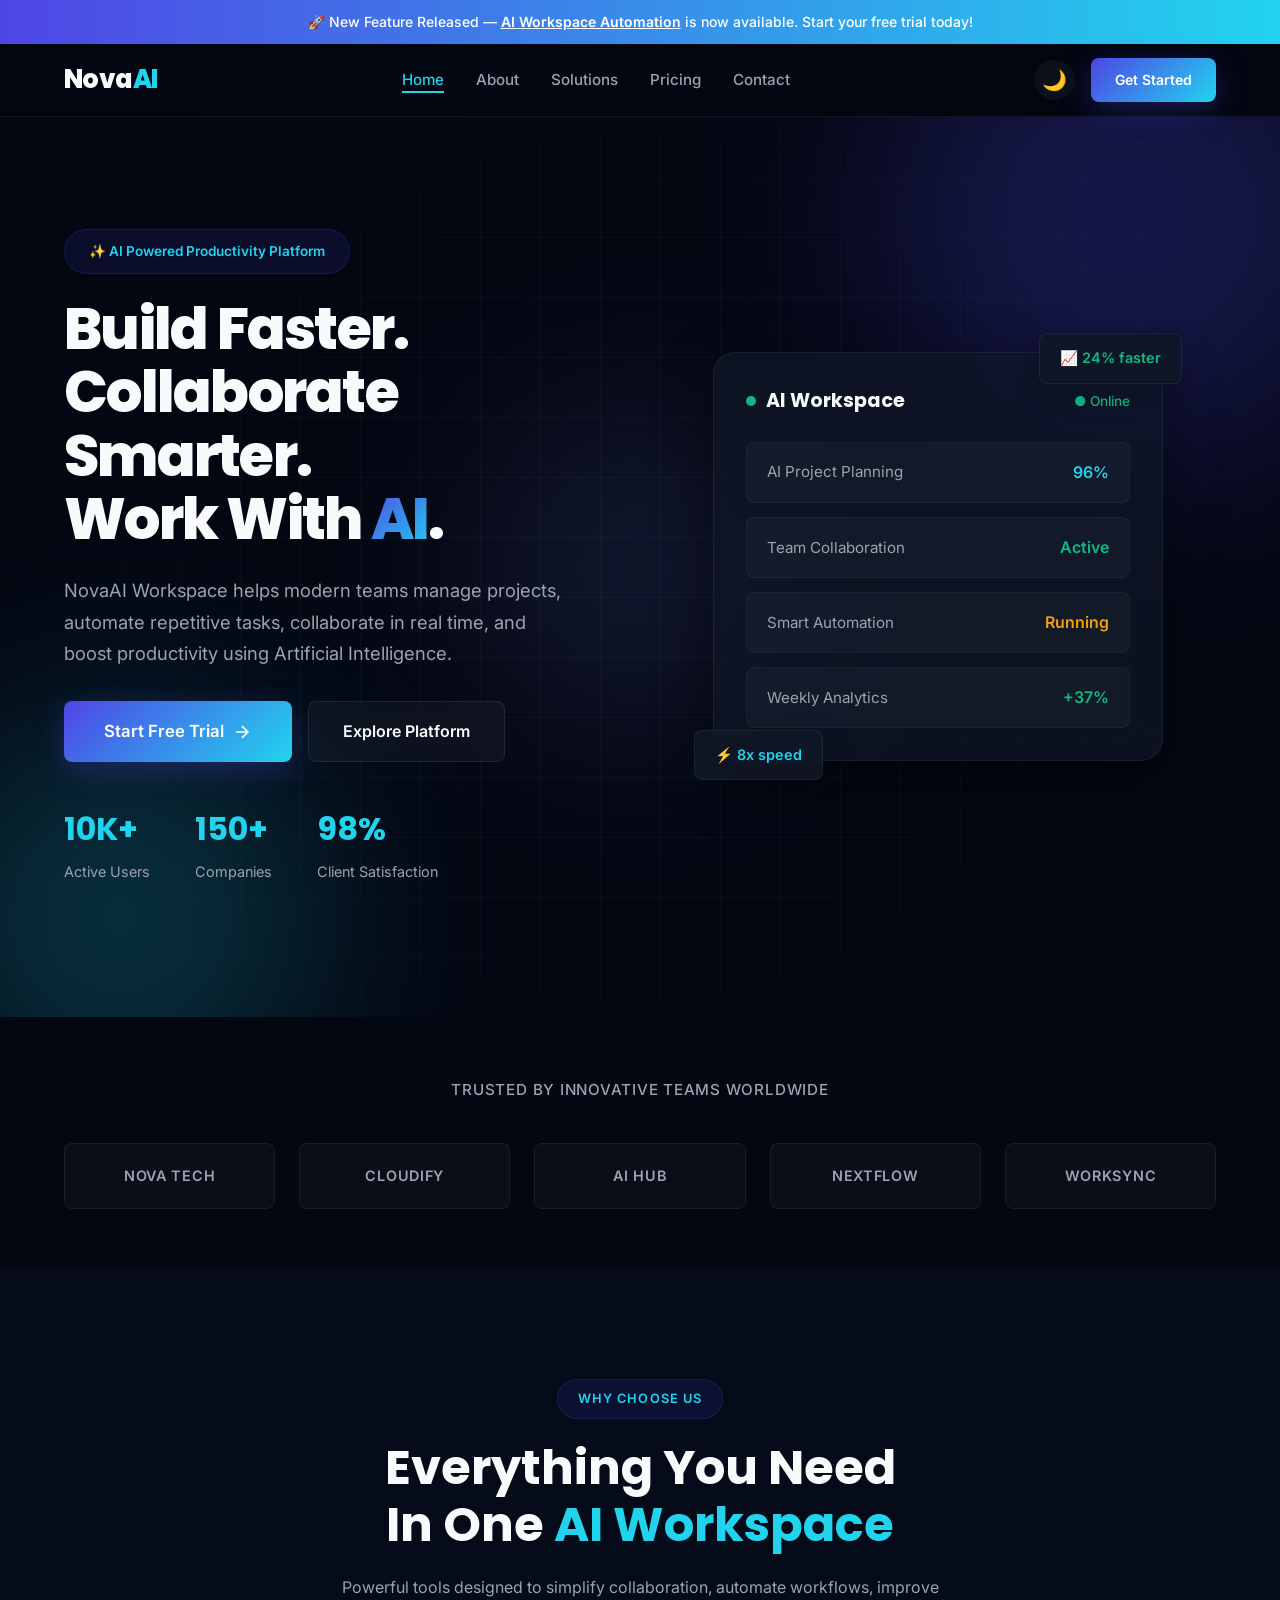
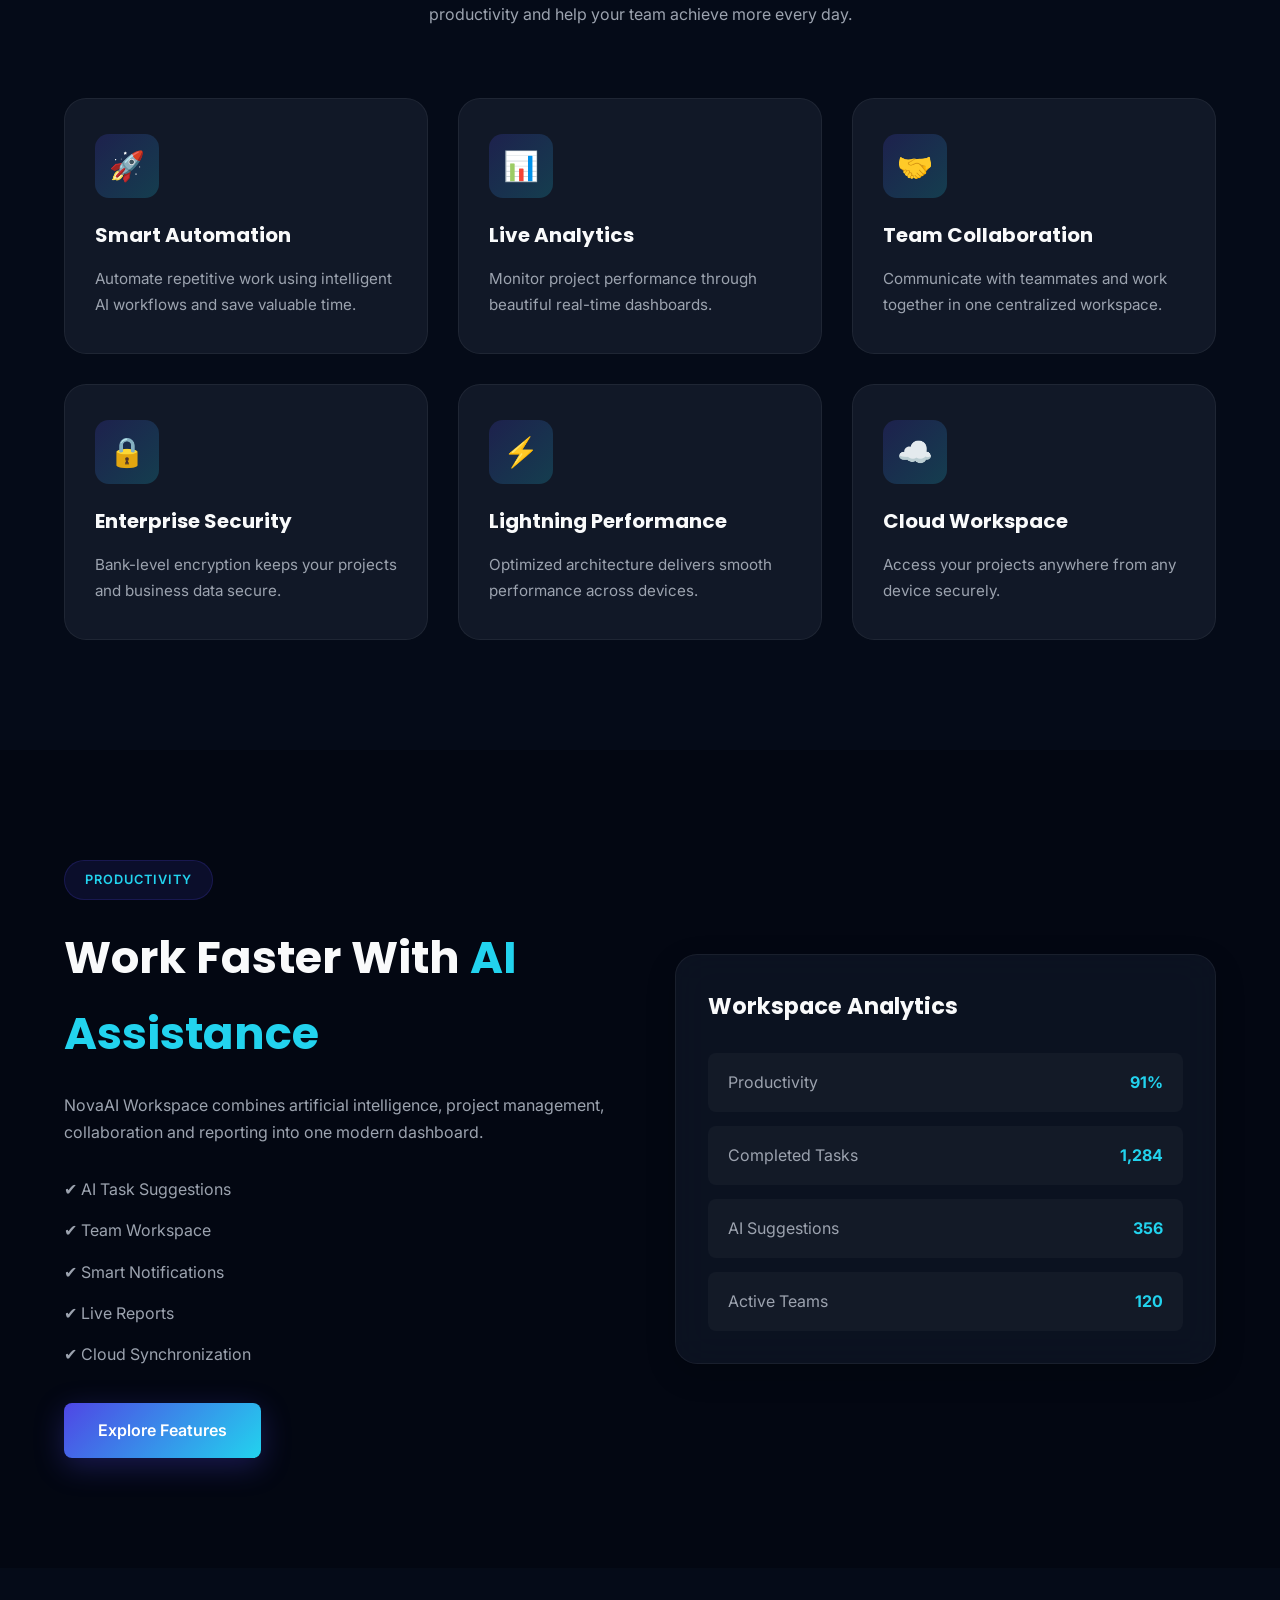
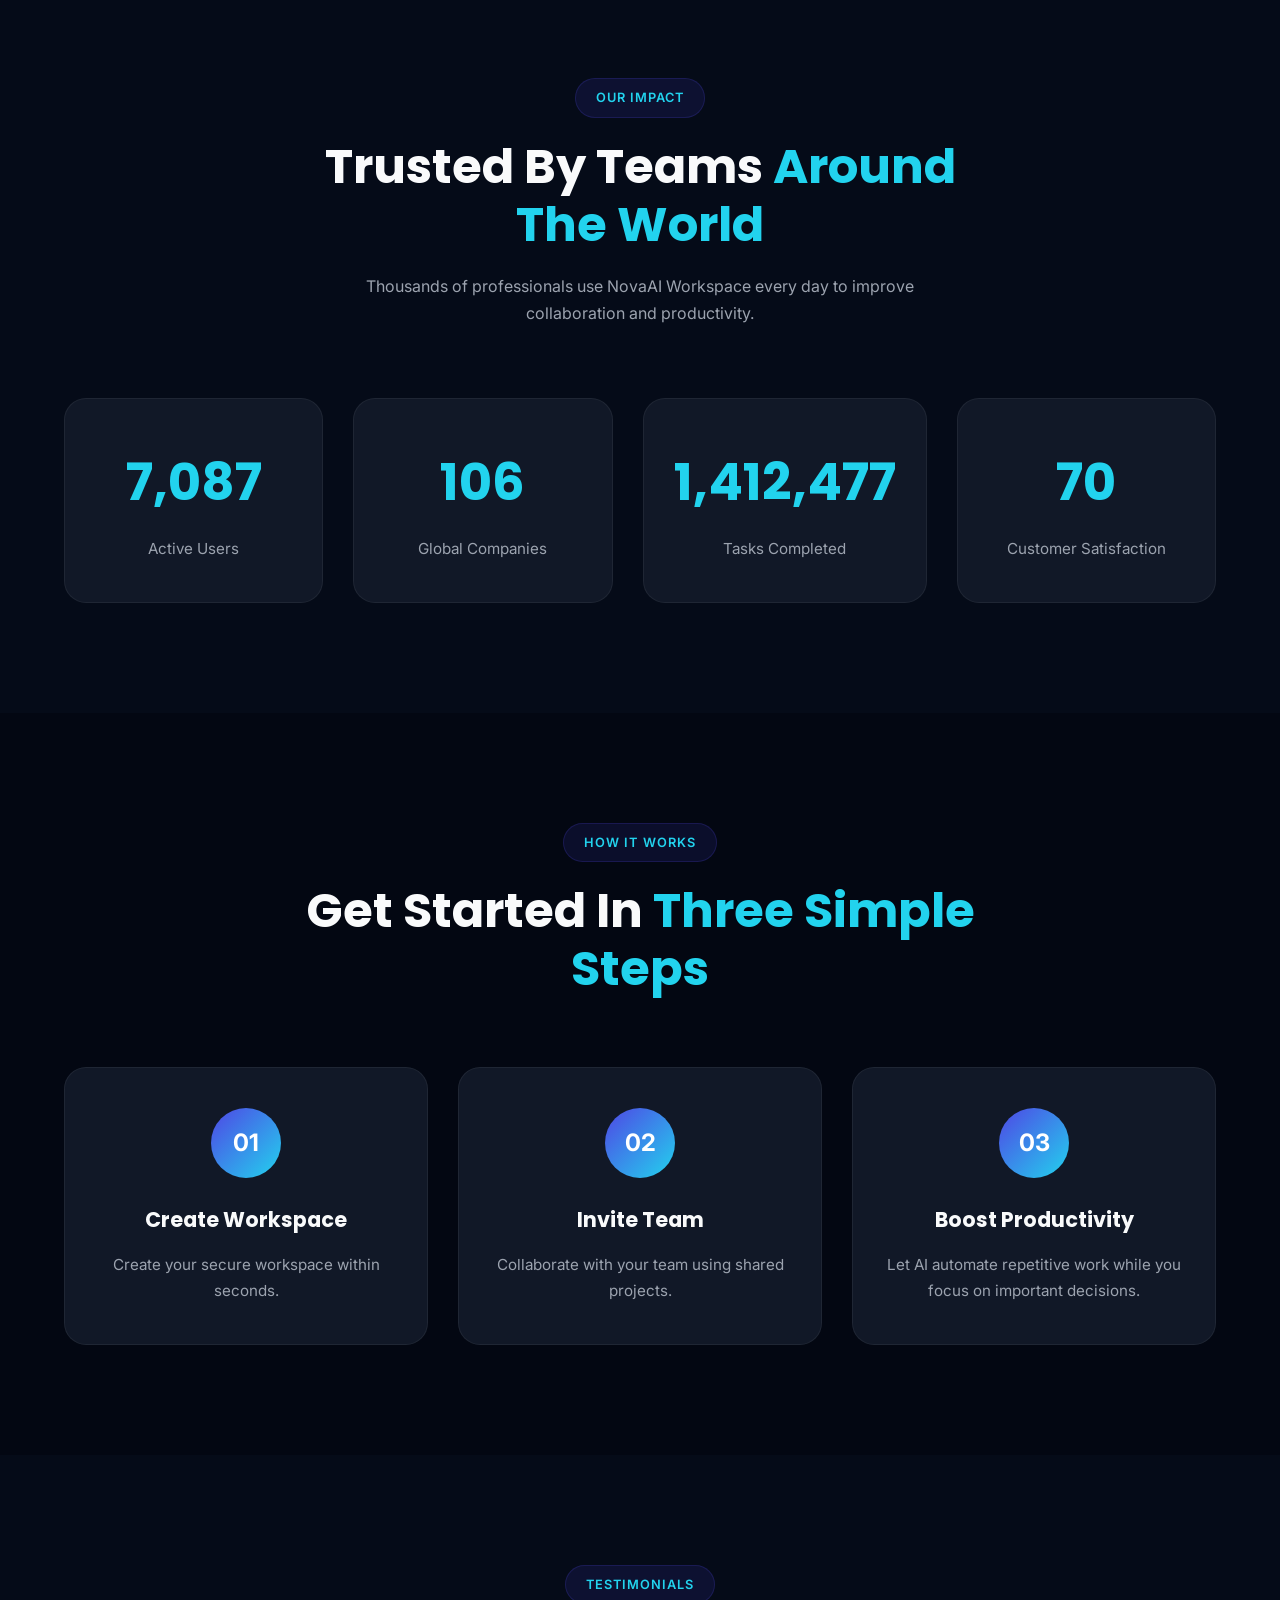
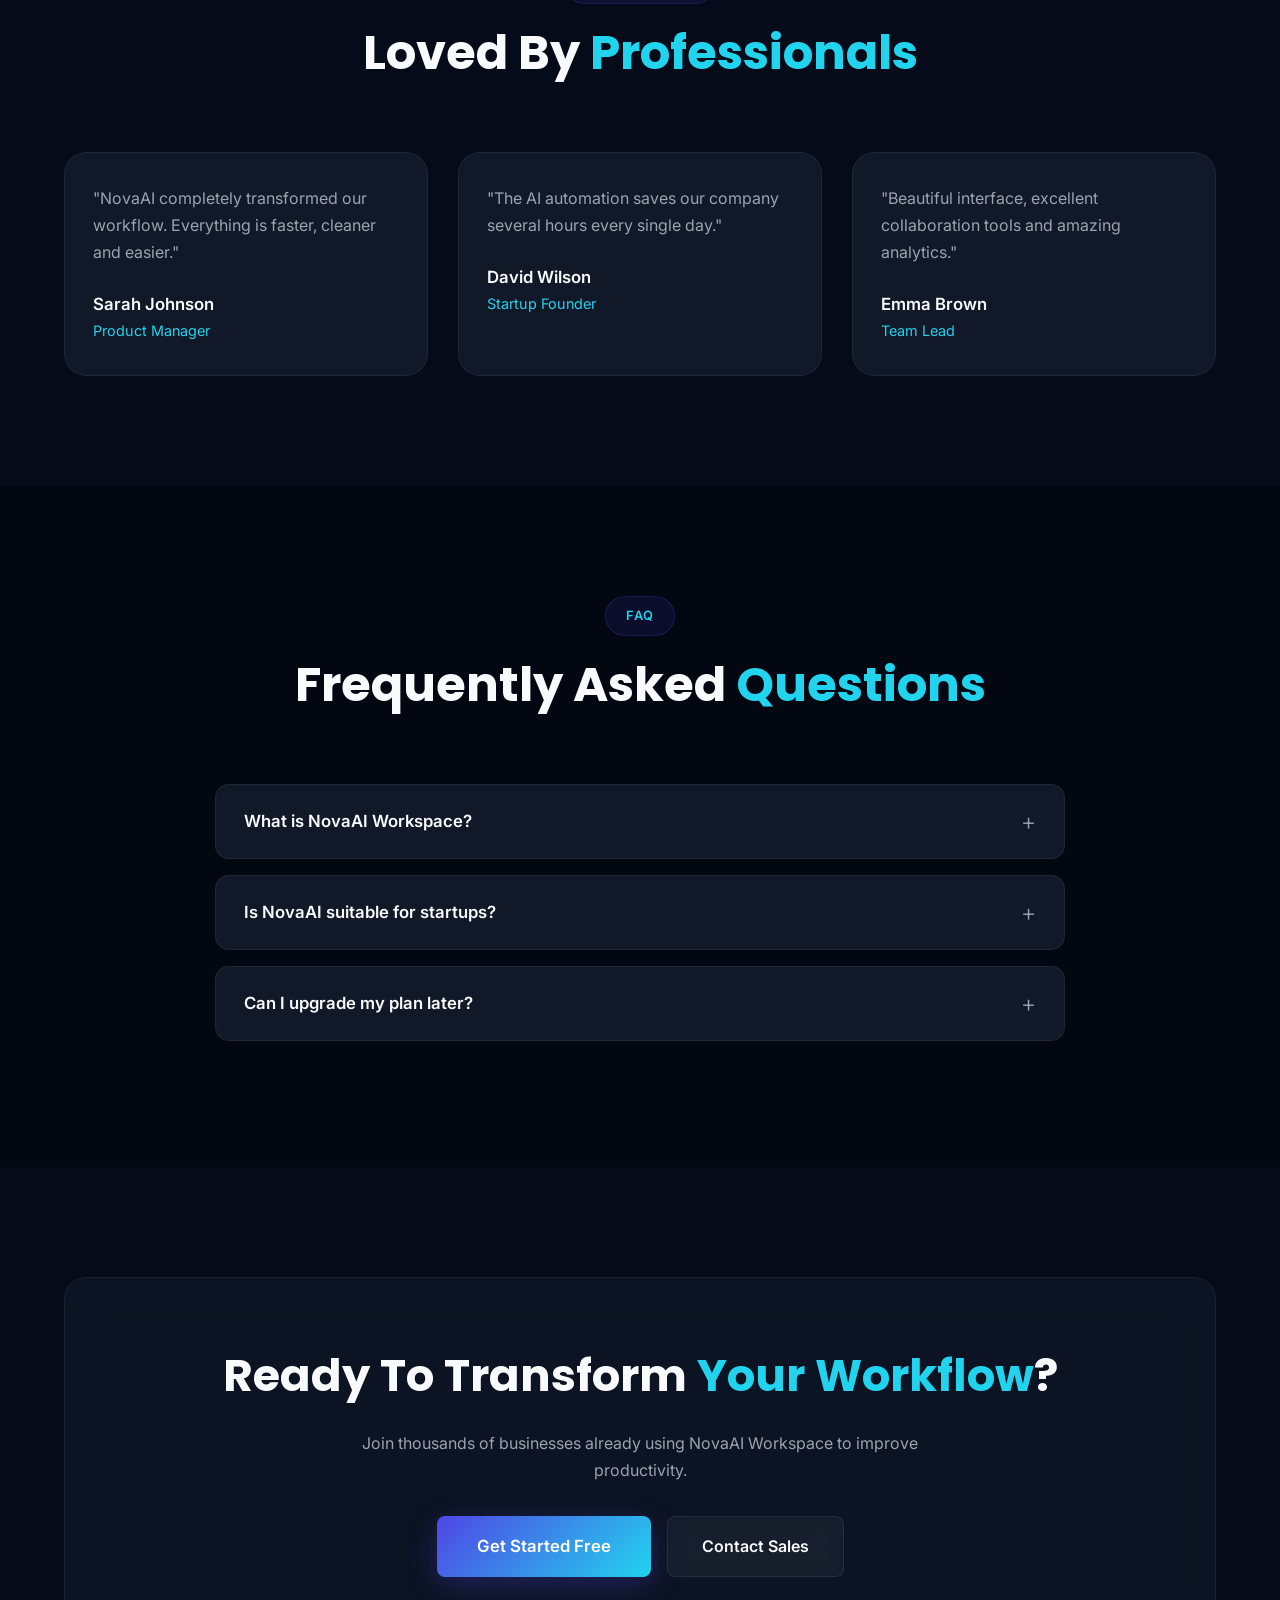
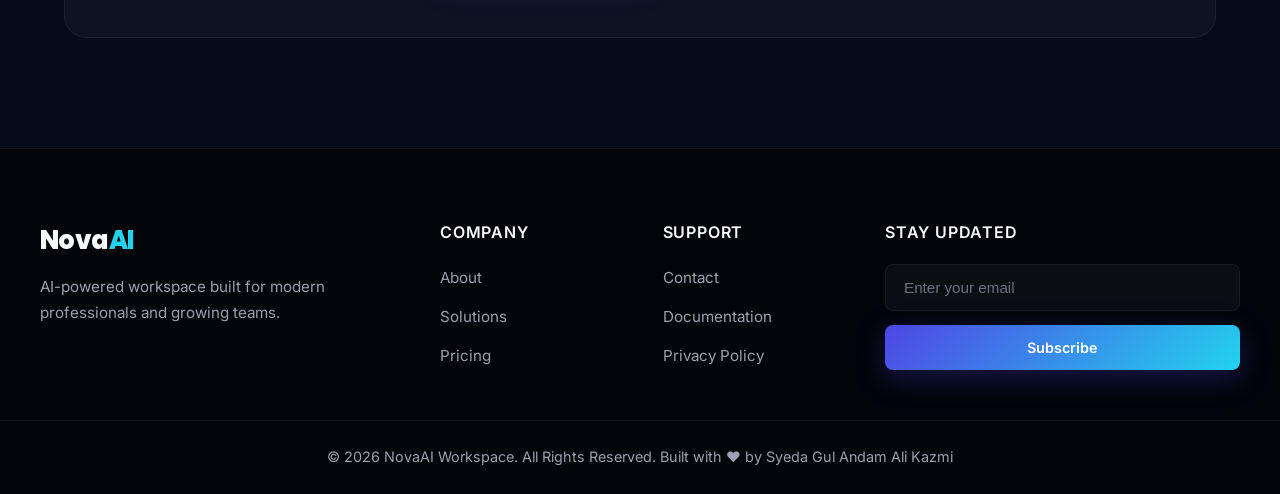
<file: index.html>
<!DOCTYPE html>
<html lang="en">

<head>

    <!-- =========================
         Basic Meta
    ========================== -->

    <meta charset="UTF-8">
    <meta http-equiv="X-UA-Compatible" content="IE=edge">
    <meta name="viewport" content="width=device-width, initial-scale=1.0">

    <!-- =========================
         SEO
    ========================== -->

    <title>NovaAI Workspace | AI-Powered Productivity Platform</title>

    <meta name="description" content="NovaAI Workspace is a modern AI-powered productivity platform designed to help teams collaborate smarter, automate workflows, and manage projects efficiently.">
    <meta name="keywords" content="AI Workspace, AI SaaS, Productivity, Project Management, Team Collaboration, Automation">
    <meta name="author" content="Syeda Gul Andam Ali Kazmi">
    <meta name="robots" content="index,follow">

    <link rel="canonical" href="https://github.com/gul310/NovaAI-Workspace">

    <!-- =========================
         Open Graph
    ========================== -->

    <meta property="og:title" content="NovaAI Workspace">
    <meta property="og:description" content="Modern AI Workspace for Productivity and Collaboration">
    <meta property="og:type" content="website">
    <meta property="og:image" content="assets/images/og-image.jpg">
    <meta property="og:url" content="https://github.com/gul310/NovaAI-Workspace">

    <!-- =========================
         Twitter Card
    ========================== -->

    <meta name="twitter:card" content="summary_large_image">
    <meta name="twitter:title" content="NovaAI Workspace">
    <meta name="twitter:description" content="AI Powered Productivity Platform">
    <meta name="twitter:image" content="assets/images/og-image.jpg">

    <!-- =========================
         JSON-LD Schema
    ========================== -->

    <script type="application/ld+json">
        {
            "@context": "https://schema.org",
            "@type": "SoftwareApplication",
            "name": "NovaAI Workspace",
            "description": "AI-powered productivity platform for modern teams",
            "applicationCategory": "BusinessApplication",
            "operatingSystem": "All",
            "url": "https://github.com/gul310/NovaAI-Workspace"
        }
    </script>

    <!-- =========================
         Google Fonts
    ========================== -->

    <link rel="preconnect" href="https://fonts.googleapis.com">
    <link rel="preconnect" href="https://fonts.gstatic.com" crossorigin>

    <link href="https://fonts.googleapis.com/css2?family=Inter:wght@300;400;500;600;700;800&family=Poppins:wght@400;500;600;700;800&display=swap" rel="stylesheet">

    <!-- =========================
         Styles
    ========================== -->

    <link rel="stylesheet" href="css/style.css">
    <link rel="stylesheet" href="css/responsive.css">

    <!-- =========================
         Favicon
    ========================== -->

    <link rel="icon" type="image/png" href="assets/favicon/favicon.png">
    <link rel="apple-touch-icon" href="assets/favicon/apple-touch-icon.png">

</head>

<body>

    <!-- =========================
         Skip Link
    ========================== -->

    <a href="#main-content" class="skip-link">Skip to Content</a>

    <!-- =========================
         Announcement Bar
    ========================== -->

    <section class="announcement-bar" role="banner" aria-label="Announcement">
        <div class="container">
            <p>
                🚀 New Feature Released —
                <a href="services.html" class="announcement-link">AI Workspace Automation</a>
                is now available. Start your free trial today!
            </p>
        </div>
    </section>

    <!-- =========================
         Header / Navigation
    ========================== -->

    <header class="header" role="banner">
        <div class="container">
            <nav class="navbar" role="navigation" aria-label="Main Navigation">

                <!-- Logo -->
                <a href="index.html" class="logo" aria-label="NovaAI Workspace Home">
                    Nova<span>AI</span>
                </a>

                <!-- Navigation Menu -->
                <ul class="nav-menu" id="navMenu">
                    <li>
                        <a href="index.html" class="active">Home</a>
                    </li>
                    <li>
                        <a href="about.html">About</a>
                    </li>
                    <li>
                        <a href="services.html">Solutions</a>
                    </li>
                    <li>
                        <a href="pricing.html">Pricing</a>
                    </li>
                    <li>
                        <a href="contact.html">Contact</a>
                    </li>
                </ul>

                <!-- Right Actions -->
                <div class="nav-actions">
                    <button id="theme-toggle" aria-label="Toggle Dark Mode" class="theme-toggle">
                        🌙
                    </button>
                    <a href="contact.html" class="btn-primary btn-small">Get Started</a>
                </div>

                <!-- Mobile Menu Button -->
                <button class="hamburger" id="hamburgerMenu" aria-expanded="false" aria-controls="navMenu" aria-label="Toggle Navigation">
                    <span></span>
                    <span></span>
                    <span></span>
                </button>

            </nav>
        </div>
    </header>

    <!-- =========================
         MAIN CONTENT
    ========================== -->

    <main id="main-content">

        <!-- =========================================
             HERO SECTION
        ========================================== -->

        <section class="hero" aria-labelledby="hero-title">

            <!-- Background Effects -->
            <div class="hero-background">
                <div class="blur-circle blur-one"></div>
                <div class="blur-circle blur-two"></div>
                <div class="blur-circle blur-three"></div>
                <div class="grid-overlay"></div>
            </div>

            <div class="container hero-container">

                <!-- Left Content -->
                <div class="hero-content">

                    <span class="hero-badge">
                        ✨ AI Powered Productivity Platform
                    </span>

                    <h1 id="hero-title">
                        Build Faster.
                        <br>
                        Collaborate Smarter.
                        <br>
                        Work With <span>AI</span>.
                    </h1>

                    <p>
                        NovaAI Workspace helps modern teams manage projects,
                        automate repetitive tasks, collaborate in real time,
                        and boost productivity using Artificial Intelligence.
                    </p>

                    <div class="hero-buttons">
                        <a href="pricing.html" class="btn-primary btn-large">
                            Start Free Trial
                            <svg width="20" height="20" viewBox="0 0 24 24" fill="none" stroke="currentColor" stroke-width="2">
                                <path d="M5 12h14M12 5l7 7-7 7"/>
                            </svg>
                        </a>
                        <a href="about.html" class="btn-secondary btn-large">
                            Explore Platform
                        </a>
                    </div>

                    <!-- Hero Statistics -->
                    <div class="hero-stats">
                        <div class="stat-item">
                            <h3 data-count="10000">10K+</h3>
                            <p>Active Users</p>
                        </div>
                        <div class="stat-item">
                            <h3 data-count="150">150+</h3>
                            <p>Companies</p>
                        </div>
                        <div class="stat-item">
                            <h3 data-count="98">98%</h3>
                            <p>Client Satisfaction</p>
                        </div>
                    </div>

                </div>

                <!-- Right Dashboard -->
                <div class="hero-image">

                    <div class="dashboard-card glass-card">
                        <div class="dashboard-header">
                            <div class="dashboard-title">
                                <span class="dot"></span>
                                AI Workspace
                            </div>
                            <span class="online-status">● Online</span>
                        </div>

                        <div class="dashboard-body">
                            <div class="task-card">
                                <span>AI Project Planning</span>
                                <strong>96%</strong>
                            </div>
                            <div class="task-card">
                                <span>Team Collaboration</span>
                                <strong class="active-status">Active</strong>
                            </div>
                            <div class="task-card">
                                <span>Smart Automation</span>
                                <strong class="running-status">Running</strong>
                            </div>
                            <div class="task-card">
                                <span>Weekly Analytics</span>
                                <strong class="growth">+37%</strong>
                            </div>
                        </div>

                        <!-- Floating Cards -->
                        <div class="floating-card float-1">
                            📈 24% faster
                        </div>
                        <div class="floating-card float-2">
                            ⚡ 8x speed
                        </div>
                    </div>

                </div>

            </div>

        </section>

        <!-- =========================================
             TRUSTED BY
        ========================================== -->

        <section class="trusted" aria-label="Trusted by leading companies">
            <div class="container">
                <p class="trusted-title">Trusted by innovative teams worldwide</p>
                <div class="trusted-grid">
                    <div class="brand-card">NOVA TECH</div>
                    <div class="brand-card">CLOUDIFY</div>
                    <div class="brand-card">AI HUB</div>
                    <div class="brand-card">NEXTFLOW</div>
                    <div class="brand-card">WORKSYNC</div>
                </div>
            </div>
        </section>

        <!-- =========================================
             FEATURES SECTION
        ========================================== -->

        <section class="features" aria-labelledby="features-title">
            <div class="container">

                <div class="section-header">
                    <span class="section-badge">WHY CHOOSE US</span>
                    <h2 id="features-title">
                        Everything You Need
                        <br>
                        In One <span>AI Workspace</span>
                    </h2>
                    <p>
                        Powerful tools designed to simplify collaboration,
                        automate workflows, improve productivity and help
                        your team achieve more every day.
                    </p>
                </div>

                <div class="features-grid">

                    <!-- Card 1 -->
                    <article class="feature-card glass-card">
                        <div class="feature-icon">🚀</div>
                        <h3>Smart Automation</h3>
                        <p>Automate repetitive work using intelligent AI workflows and save valuable time.</p>
                    </article>

                    <!-- Card 2 -->
                    <article class="feature-card glass-card">
                        <div class="feature-icon">📊</div>
                        <h3>Live Analytics</h3>
                        <p>Monitor project performance through beautiful real-time dashboards.</p>
                    </article>

                    <!-- Card 3 -->
                    <article class="feature-card glass-card">
                        <div class="feature-icon">🤝</div>
                        <h3>Team Collaboration</h3>
                        <p>Communicate with teammates and work together in one centralized workspace.</p>
                    </article>

                    <!-- Card 4 -->
                    <article class="feature-card glass-card">
                        <div class="feature-icon">🔒</div>
                        <h3>Enterprise Security</h3>
                        <p>Bank-level encryption keeps your projects and business data secure.</p>
                    </article>

                    <!-- Card 5 -->
                    <article class="feature-card glass-card">
                        <div class="feature-icon">⚡</div>
                        <h3>Lightning Performance</h3>
                        <p>Optimized architecture delivers smooth performance across devices.</p>
                    </article>

                    <!-- Card 6 -->
                    <article class="feature-card glass-card">
                        <div class="feature-icon">☁️</div>
                        <h3>Cloud Workspace</h3>
                        <p>Access your projects anywhere from any device securely.</p>
                    </article>

                </div>

            </div>
        </section>

        <!-- =========================================
             DASHBOARD PREVIEW
        ========================================== -->

        <section class="dashboard-preview" aria-labelledby="dashboard-title">
            <div class="container dashboard-grid">

                <!-- Left Content -->
                <div class="dashboard-content">
                    <span class="section-badge">PRODUCTIVITY</span>
                    <h2 id="dashboard-title">
                        Work Faster
                        With <span>AI Assistance</span>
                    </h2>
                    <p>
                        NovaAI Workspace combines artificial intelligence,
                        project management, collaboration and reporting into one
                        modern dashboard.
                    </p>

                    <ul class="dashboard-list">
                        <li>✔ AI Task Suggestions</li>
                        <li>✔ Team Workspace</li>
                        <li>✔ Smart Notifications</li>
                        <li>✔ Live Reports</li>
                        <li>✔ Cloud Synchronization</li>
                    </ul>

                    <a href="services.html" class="btn-primary">Explore Features</a>
                </div>

                <!-- Right Preview Card -->
                <div class="dashboard-preview-card glass-card">
                    <div class="preview-top">
                        <h3>Workspace Analytics</h3>
                    </div>
                    <div class="analytics">
                        <div class="analytics-item">
                            <span>Productivity</span>
                            <strong>91%</strong>
                        </div>
                        <div class="analytics-item">
                            <span>Completed Tasks</span>
                            <strong>1,284</strong>
                        </div>
                        <div class="analytics-item">
                            <span>AI Suggestions</span>
                            <strong>356</strong>
                        </div>
                        <div class="analytics-item">
                            <span>Active Teams</span>
                            <strong>120</strong>
                        </div>
                    </div>
                </div>

            </div>
        </section>

        <!-- =========================================
             STATISTICS - FIXED VERSION
        ========================================== -->

        <section class="statistics" aria-labelledby="stats-title">
            <div class="container">

                <div class="section-header">
                    <span class="section-badge">OUR IMPACT</span>
                    <h2 id="stats-title">
                        Trusted By Teams <span>Around The World</span>
                    </h2>
                    <p>
                        Thousands of professionals use NovaAI Workspace every
                        day to improve collaboration and productivity.
                    </p>
                </div>

                <div class="stats-grid">

                    <div class="stats-card">
                        <h2 data-count="10000">0</h2>
                        <p>Active Users</p>
                    </div>

                    <div class="stats-card">
                        <h2 data-count="150">0</h2>
                        <p>Global Companies</p>
                    </div>

                    <div class="stats-card">
                        <h2 data-count="2000000">0</h2>
                        <p>Tasks Completed</p>
                    </div>

                    <div class="stats-card">
                        <h2 data-count="99">0</h2>
                        <p>Customer Satisfaction</p>
                    </div>

                </div>

            </div>
        </section>

        <!-- =========================================
             WORKFLOW
        ========================================== -->

        <section class="workflow" aria-labelledby="workflow-title">
            <div class="container">

                <div class="section-header">
                    <span class="section-badge">HOW IT WORKS</span>
                    <h2 id="workflow-title">
                        Get Started In <span>Three Simple Steps</span>
                    </h2>
                </div>

                <div class="workflow-grid">

                    <article class="workflow-card glass-card">
                        <div class="workflow-number">01</div>
                        <h3>Create Workspace</h3>
                        <p>Create your secure workspace within seconds.</p>
                    </article>

                    <article class="workflow-card glass-card">
                        <div class="workflow-number">02</div>
                        <h3>Invite Team</h3>
                        <p>Collaborate with your team using shared projects.</p>
                    </article>

                    <article class="workflow-card glass-card">
                        <div class="workflow-number">03</div>
                        <h3>Boost Productivity</h3>
                        <p>Let AI automate repetitive work while you focus on important decisions.</p>
                    </article>

                </div>

            </div>
        </section>

        <!-- =========================================
             TESTIMONIALS
        ========================================== -->

        <section class="testimonials" aria-labelledby="testimonials-title">
            <div class="container">

                <div class="section-header">
                    <span class="section-badge">TESTIMONIALS</span>
                    <h2 id="testimonials-title">
                        Loved By <span>Professionals</span>
                    </h2>
                </div>

                <div class="testimonial-grid">

                    <article class="testimonial-card glass-card">
                        <p>
                            "NovaAI completely transformed our workflow.
                            Everything is faster, cleaner and easier."
                        </p>
                        <div class="client">
                            <strong>Sarah Johnson</strong>
                            <span>Product Manager</span>
                        </div>
                    </article>

                    <article class="testimonial-card glass-card">
                        <p>
                            "The AI automation saves our company several
                            hours every single day."
                        </p>
                        <div class="client">
                            <strong>David Wilson</strong>
                            <span>Startup Founder</span>
                        </div>
                    </article>

                    <article class="testimonial-card glass-card">
                        <p>
                            "Beautiful interface, excellent collaboration
                            tools and amazing analytics."
                        </p>
                        <div class="client">
                            <strong>Emma Brown</strong>
                            <span>Team Lead</span>
                        </div>
                    </article>

                </div>

            </div>
        </section>

        <!-- =========================================
             FAQ SECTION
        ========================================== -->

        <section class="faq" aria-labelledby="faq-title">
            <div class="container">

                <div class="section-header">
                    <span class="section-badge">FAQ</span>
                    <h2 id="faq-title">
                        Frequently Asked <span>Questions</span>
                    </h2>
                </div>

                <div class="faq-container">

                    <div class="faq-item">
                        <button class="faq-question" aria-expanded="false">
                            What is NovaAI Workspace?
                            <span class="faq-icon">+</span>
                        </button>
                        <div class="faq-answer">
                            <p>
                                NovaAI Workspace is an AI-powered productivity
                                platform that helps teams collaborate,
                                automate tasks, and manage projects efficiently.
                            </p>
                        </div>
                    </div>

                    <div class="faq-item">
                        <button class="faq-question" aria-expanded="false">
                            Is NovaAI suitable for startups?
                            <span class="faq-icon">+</span>
                        </button>
                        <div class="faq-answer">
                            <p>
                                Yes. NovaAI is designed for startups,
                                agencies, enterprises and remote teams.
                            </p>
                        </div>
                    </div>

                    <div class="faq-item">
                        <button class="faq-question" aria-expanded="false">
                            Can I upgrade my plan later?
                            <span class="faq-icon">+</span>
                        </button>
                        <div class="faq-answer">
                            <p>
                                Absolutely. You can upgrade or downgrade
                                your subscription at any time.
                            </p>
                        </div>
                    </div>

                </div>

            </div>
        </section>

        <!-- =========================================
             CALL TO ACTION
        ========================================== -->

        <section class="cta" aria-labelledby="cta-title">
            <div class="container">

                <div class="cta-content glass-card">
                    <h2 id="cta-title">
                        Ready To Transform <span>Your Workflow</span>?
                    </h2>
                    <p>
                        Join thousands of businesses already using
                        NovaAI Workspace to improve productivity.
                    </p>
                    <div class="cta-buttons">
                        <a href="pricing.html" class="btn-primary btn-large">
                            Get Started Free
                        </a>
                        <a href="contact.html" class="btn-secondary btn-large">
                            Contact Sales
                        </a>
                    </div>
                </div>

            </div>
        </section>

    </main>

    <!-- =========================================
         FOOTER
    ========================================== -->

    <footer class="footer" role="contentinfo">
        <div class="container footer-grid">

            <!-- Brand -->
            <div class="footer-brand">
                <h3 class="logo">Nova<span>AI</span></h3>
                <p>
                    AI-powered workspace built for modern
                    professionals and growing teams.
                </p>
            </div>

            <!-- Company Links -->
            <div>
                <h4>Company</h4>
                <ul>
                    <li><a href="about.html">About</a></li>
                    <li><a href="services.html">Solutions</a></li>
                    <li><a href="pricing.html">Pricing</a></li>
                </ul>
            </div>

            <!-- Support Links -->
            <div>
                <h4>Support</h4>
                <ul>
                    <li><a href="contact.html">Contact</a></li>
                    <li><a href="#">Documentation</a></li>
                    <li><a href="#">Privacy Policy</a></li>
                </ul>
            </div>

            <!-- Newsletter -->
            <div>
                <h4>Stay Updated</h4>
                <form class="newsletter" id="newsletterForm">
                    <input type="email" placeholder="Enter your email" required aria-label="Email address">
                    <button type="submit" class="btn-primary">Subscribe</button>
                </form>
            </div>

        </div>

        <div class="footer-bottom">
            <div class="container">
                <p>
                    © 2026 NovaAI Workspace. All Rights Reserved.
                    Built with ❤️ by Syeda Gul Andam Ali Kazmi
                </p>
            </div>
        </div>

    </footer>

    <!-- =========================================
         BACK TO TOP BUTTON
    ========================================== -->

    <button id="backToTop" aria-label="Back To Top" class="back-to-top">
        ↑
    </button>

    <!-- =========================================
         JAVASCRIPT
    ========================================== -->

    <script src="js/app.js" defer></script>

</body>

</html>
</file>
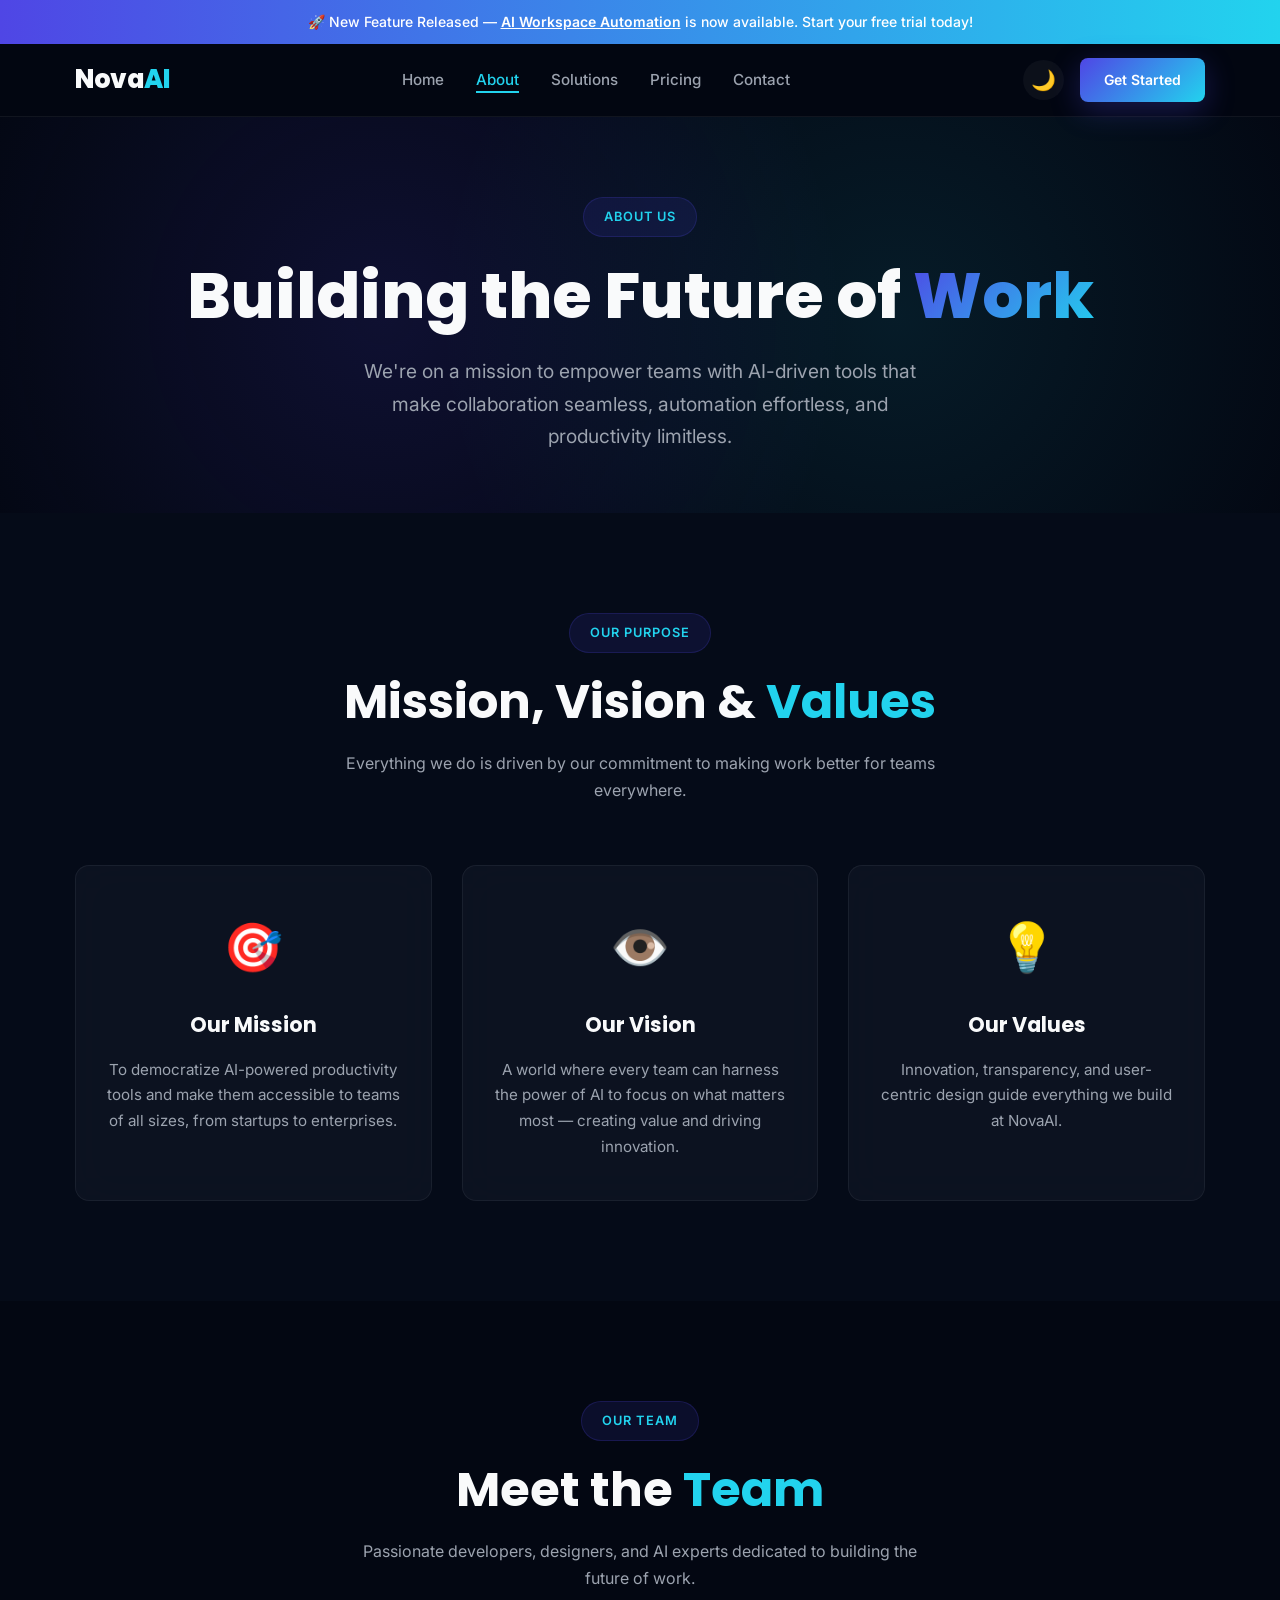
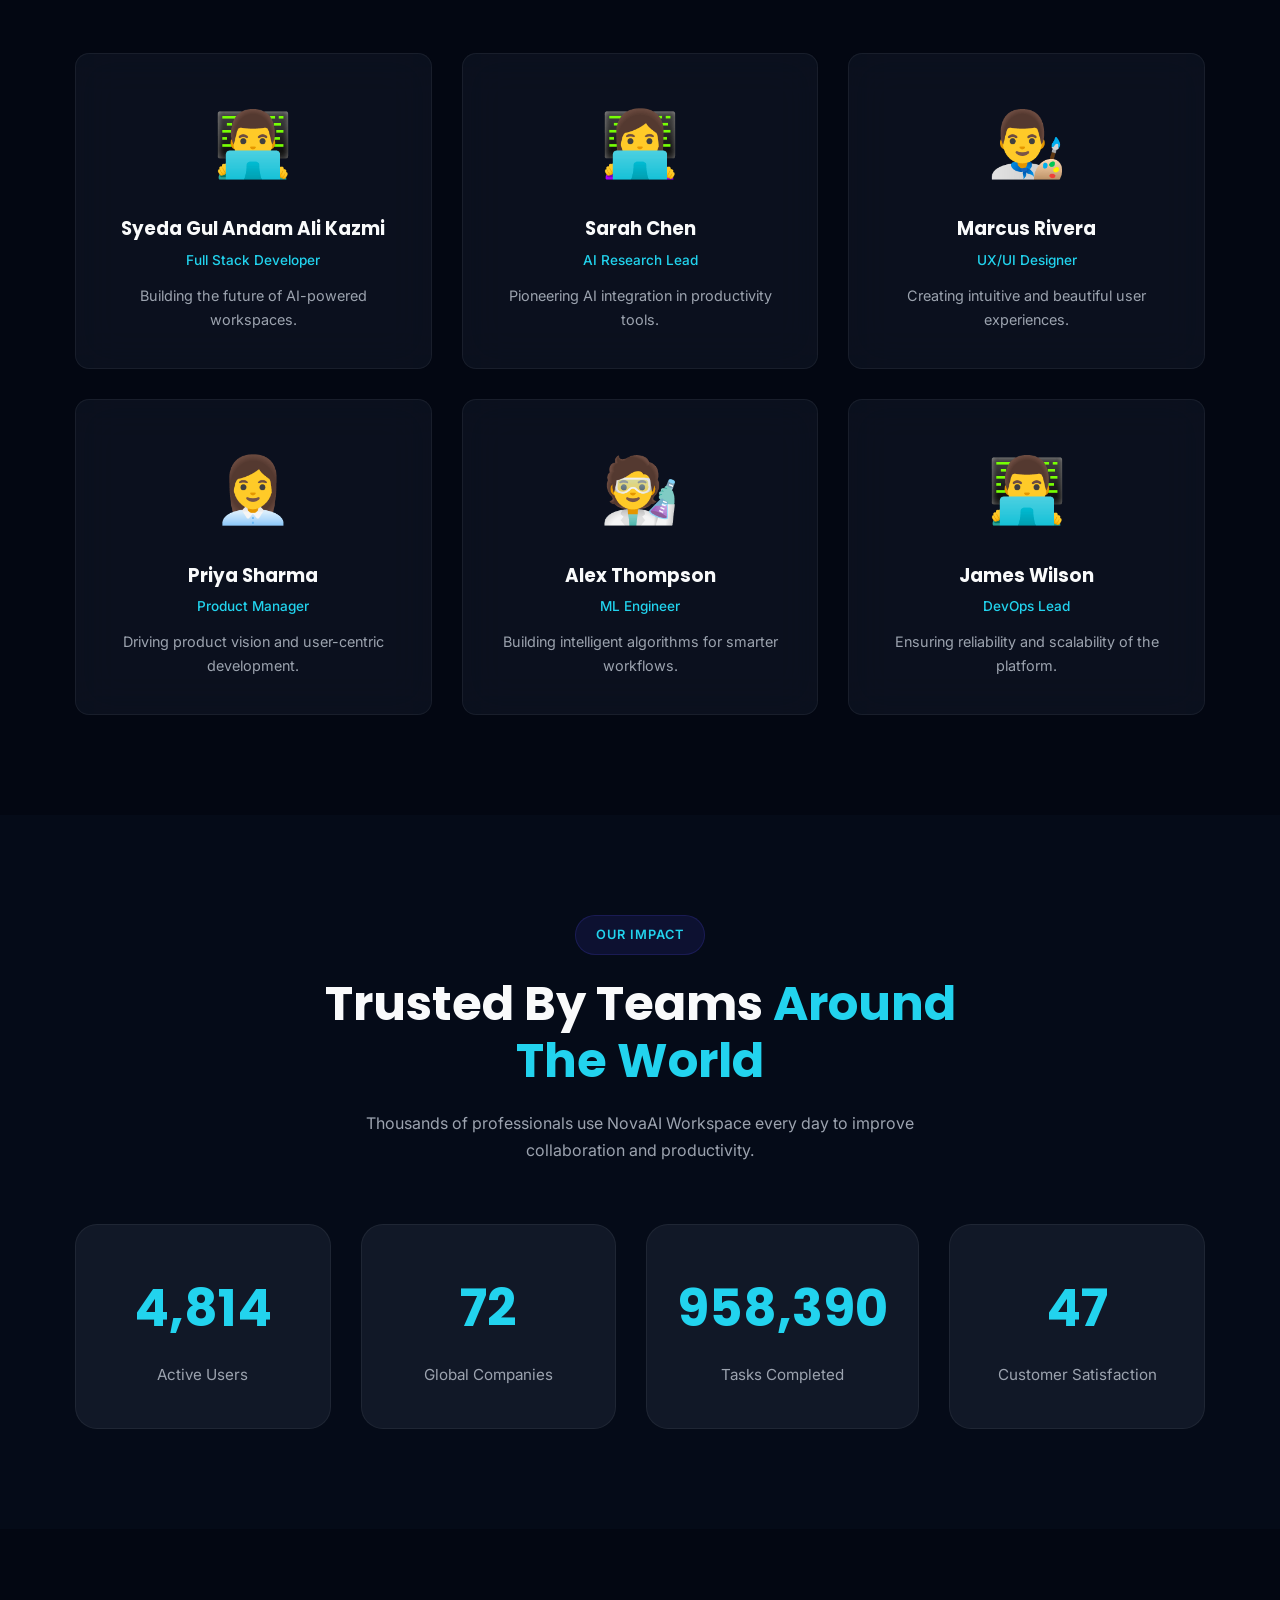
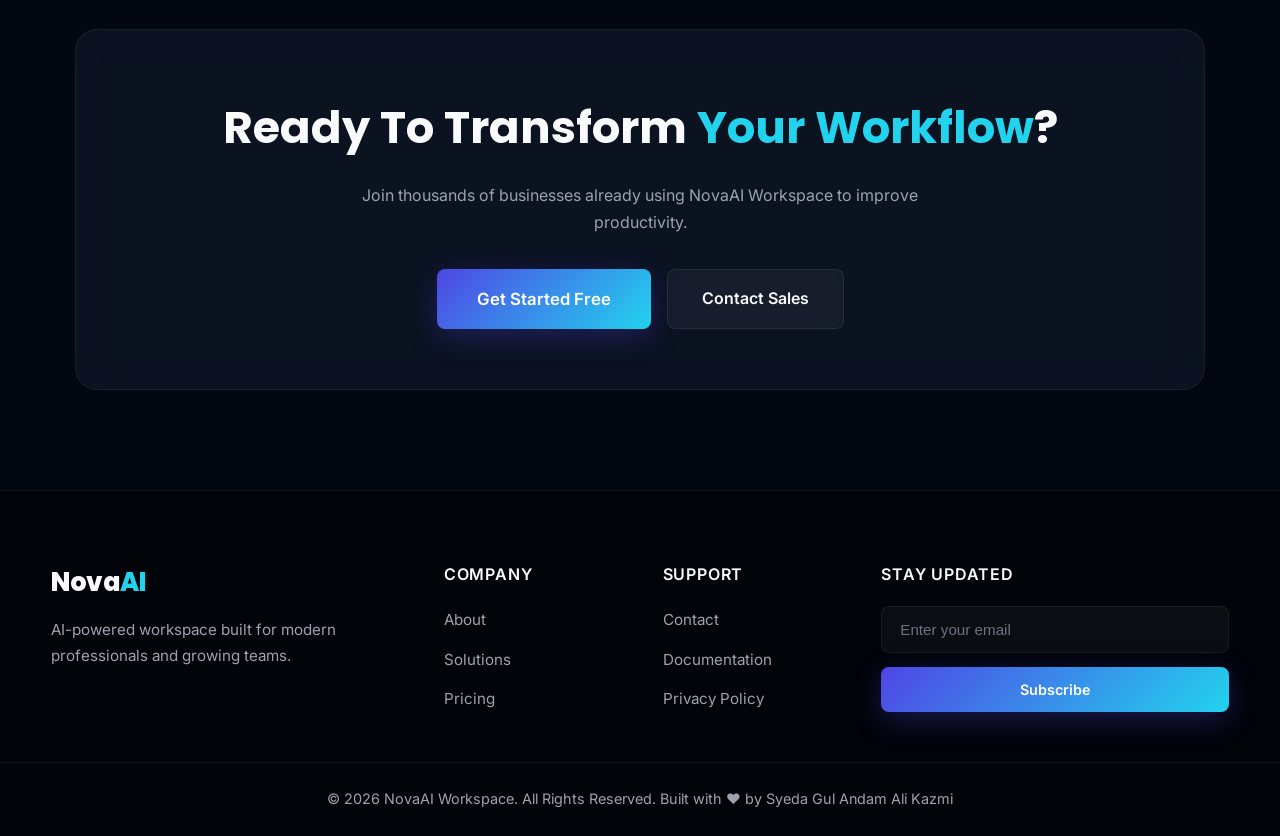
<file: about.html>
<!DOCTYPE html>
<html lang="en">

<head>

    <!-- =========================
         Basic Meta
    ========================== -->

    <meta charset="UTF-8">
    <meta http-equiv="X-UA-Compatible" content="IE=edge">
    <meta name="viewport" content="width=device-width, initial-scale=1.0">

    <!-- =========================
         SEO
    ========================== -->

    <title>About Us | NovaAI Workspace</title>

    <meta name="description" content="Learn about NovaAI Workspace - our mission, vision, and the team behind the AI-powered productivity platform.">
    <meta name="keywords" content="About NovaAI, AI Workspace, Team, Mission, Vision">
    <meta name="author" content="Syeda Gul Andam Ali Kazmi">
    <meta name="robots" content="index,follow">

    <link rel="canonical" href="https://github.com/gul310/NovaAI-Workspace/about.html">

    <!-- =========================
         Open Graph
    ========================== -->

    <meta property="og:title" content="About Us | NovaAI Workspace">
    <meta property="og:description" content="Learn about NovaAI Workspace - our mission, vision, and the team behind the AI-powered productivity platform.">
    <meta property="og:type" content="website">
    <meta property="og:image" content="assets/images/og-image.jpg">
    <meta property="og:url" content="https://github.com/gul310/NovaAI-Workspace/about.html">

    <!-- =========================
         Twitter Card
    ========================== -->

    <meta name="twitter:card" content="summary_large_image">
    <meta name="twitter:title" content="About Us | NovaAI Workspace">
    <meta name="twitter:description" content="Learn about NovaAI Workspace - our mission, vision, and the team behind the AI-powered productivity platform.">
    <meta name="twitter:image" content="assets/images/og-image.jpg">

    <!-- =========================
         Google Fonts
    ========================== -->

    <link rel="preconnect" href="https://fonts.googleapis.com">
    <link rel="preconnect" href="https://fonts.gstatic.com" crossorigin>

    <link href="https://fonts.googleapis.com/css2?family=Inter:wght@300;400;500;600;700;800&family=Poppins:wght@400;500;600;700;800&display=swap" rel="stylesheet">

    <!-- =========================
         Favicon
    ========================== -->

    <link rel="icon" type="image/png" href="assets/favicon/favicon.png">
    <link rel="apple-touch-icon" href="assets/favicon/apple-touch-icon.png">

    <!-- =========================
         ALL STYLES INCLUDED
    ========================== -->

    <style>
        /* ==========================================================
           CSS VARIABLES
        ========================================================== */

        :root {
            --primary: #4F46E5;
            --primary-light: #818CF8;
            --primary-dark: #4338CA;
            --secondary: #22D3EE;
            --secondary-light: #67E8F9;

            --success: #10B981;
            --warning: #F59E0B;
            --danger: #EF4444;

            --bg-dark: #030712;
            --bg-card: #111827;
            --bg-card-hover: #1F2937;
            --bg-elevated: #1F2937;
            --bg-surface: #050B18;

            --border: #374151;
            --border-light: rgba(255, 255, 255, 0.06);
            --border-medium: rgba(255, 255, 255, 0.08);

            --text: #F9FAFB;
            --text-light: #CBD5E1;
            --text-gray: #9CA3AF;
            --text-muted: #6B7280;

            --white: #ffffff;

            --shadow: 0 10px 30px rgba(0, 0, 0, 0.18);
            --shadow-lg: 0 20px 60px rgba(0, 0, 0, 0.4);
            --shadow-glow: 0 0 60px rgba(79, 70, 229, 0.15);

            --radius-sm: 8px;
            --radius-md: 14px;
            --radius-lg: 22px;
            --radius-xl: 28px;

            --transition: 0.35s cubic-bezier(0.4, 0, 0.2, 1);
            --transition-slow: 0.6s cubic-bezier(0.4, 0, 0.2, 1);

            --glass-bg: rgba(17, 24, 39, 0.6);
            --glass-border: rgba(255, 255, 255, 0.06);
            --glass-blur: blur(20px);
        }

        /* ==========================================================
           RESET
        ========================================================== */

        * {
            margin: 0;
            padding: 0;
            box-sizing: border-box;
        }

        html {
            scroll-behavior: smooth;
        }

        body {
            font-family: 'Inter', -apple-system, BlinkMacSystemFont, sans-serif;
            background: var(--bg-dark);
            color: var(--text);
            line-height: 1.7;
            -webkit-font-smoothing: antialiased;
            -moz-osx-font-smoothing: grayscale;
            overflow-x: hidden;
        }

        img {
            display: block;
            max-width: 100%;
        }

        ul {
            list-style: none;
        }

        a {
            text-decoration: none;
            color: inherit;
            transition: var(--transition);
        }

        button {
            cursor: pointer;
            font-family: inherit;
            border: none;
            background: none;
        }

        /* ==========================================================
           GLOBAL
        ========================================================== */

        .container {
            width: min(92%, 1200px);
            margin: 0 auto;
            padding: 0 24px;
        }

        section {
            padding: 100px 0;
        }

        .section-header {
            max-width: 700px;
            margin: 0 auto 60px;
            text-align: center;
        }

        .section-header h2 {
            font-size: clamp(2rem, 4vw, 3rem);
            font-family: 'Poppins', sans-serif;
            margin: 20px 0;
            line-height: 1.2;
        }

        .section-header h2 span {
            color: var(--secondary);
        }

        .section-header p {
            color: var(--text-gray);
            max-width: 600px;
            margin: 0 auto;
        }

        .section-badge {
            display: inline-block;
            padding: 8px 20px;
            border-radius: 100px;
            background: rgba(79, 70, 229, 0.12);
            color: var(--secondary);
            font-size: 0.8rem;
            font-weight: 600;
            text-transform: uppercase;
            letter-spacing: 0.08em;
            border: 1px solid rgba(79, 70, 229, 0.2);
        }

        /* ==========================================================
           GLASS CARD
        ========================================================== */

        .glass-card {
            background: var(--glass-bg);
            backdrop-filter: var(--glass-blur);
            -webkit-backdrop-filter: var(--glass-blur);
            border: 1px solid var(--glass-border);
            border-radius: var(--radius-md);
        }

        /* ==========================================================
           SKIP LINK
        ========================================================== */

        .skip-link {
            position: absolute;
            top: -100px;
            left: 30px;
            background: var(--primary);
            color: #fff;
            padding: 12px 24px;
            border-radius: var(--radius-sm);
            z-index: 9999;
            font-weight: 600;
        }

        .skip-link:focus {
            top: 20px;
        }

        /* ==========================================================
           ANNOUNCEMENT BAR
        ========================================================== */

        .announcement-bar {
            background: linear-gradient(90deg, var(--primary), var(--secondary));
            padding: 10px 0;
            text-align: center;
            font-size: 0.875rem;
            font-weight: 500;
            color: #fff;
            position: relative;
            z-index: 100;
        }

        .announcement-bar .announcement-link {
            color: #fff;
            text-decoration: underline;
            font-weight: 600;
            transition: var(--transition);
        }

        .announcement-bar .announcement-link:hover {
            opacity: 0.8;
        }

        /* ==========================================================
           HEADER / NAVIGATION
        ========================================================== */

        .header {
            position: sticky;
            top: 0;
            z-index: 999;
            background: rgba(3, 7, 18, 0.8);
            backdrop-filter: var(--glass-blur);
            -webkit-backdrop-filter: var(--glass-blur);
            border-bottom: 1px solid var(--border-light);
        }

        .navbar {
            display: flex;
            justify-content: space-between;
            align-items: center;
            min-height: 72px;
            padding: 8px 0;
        }

        .logo {
            font-size: 1.6rem;
            font-family: 'Poppins', sans-serif;
            font-weight: 800;
            letter-spacing: -0.02em;
        }

        .logo span {
            color: var(--secondary);
        }

        .nav-menu {
            display: flex;
            gap: 32px;
            align-items: center;
        }

        .nav-menu a {
            color: var(--text-gray);
            font-size: 0.95rem;
            font-weight: 500;
            transition: var(--transition);
            position: relative;
        }

        .nav-menu a:hover,
        .nav-menu .active {
            color: var(--text);
        }

        .nav-menu .active {
            color: var(--secondary);
        }

        .nav-menu a::after {
            content: '';
            position: absolute;
            bottom: -4px;
            left: 0;
            width: 0;
            height: 2px;
            background: var(--secondary);
            transition: var(--transition);
        }

        .nav-menu a:hover::after,
        .nav-menu .active::after {
            width: 100%;
        }

        .nav-actions {
            display: flex;
            align-items: center;
            gap: 16px;
        }

        .theme-toggle {
            font-size: 1.25rem;
            padding: 8px;
            border-radius: 50%;
            color: var(--text-gray);
            transition: var(--transition);
            background: rgba(255, 255, 255, 0.04);
        }

        .theme-toggle:hover {
            background: var(--bg-card);
            color: var(--text);
        }

        .btn-small {
            padding: 10px 24px !important;
            font-size: 0.875rem !important;
        }

        /* ==========================================================
           BUTTONS
        ========================================================== */

        .btn-primary {
            display: inline-flex;
            align-items: center;
            justify-content: center;
            gap: 8px;
            padding: 14px 34px;
            border-radius: var(--radius-sm);
            background: linear-gradient(135deg, var(--primary), var(--secondary));
            color: #fff;
            font-weight: 600;
            font-size: 1rem;
            transition: var(--transition);
            box-shadow: 0 8px 30px rgba(79, 70, 229, 0.3);
            border: none;
            cursor: pointer;
            text-decoration: none;
        }

        .btn-primary:hover {
            transform: translateY(-4px);
            box-shadow: 0 16px 45px rgba(79, 70, 229, 0.4);
        }

        .btn-large {
            padding: 16px 40px;
            font-size: 1.05rem;
        }

        .btn-secondary {
            display: inline-flex;
            align-items: center;
            justify-content: center;
            padding: 14px 34px;
            border-radius: var(--radius-sm);
            border: 1px solid var(--border-medium);
            background: rgba(255, 255, 255, 0.04);
            backdrop-filter: blur(10px);
            color: var(--text);
            font-weight: 600;
            font-size: 1rem;
            transition: var(--transition);
            cursor: pointer;
            text-decoration: none;
        }

        .btn-secondary:hover {
            background: rgba(255, 255, 255, 0.08);
            transform: translateY(-4px);
            border-color: var(--secondary);
        }

        /* ==========================================================
           HAMBURGER
        ========================================================== */

        .hamburger {
            display: none;
            flex-direction: column;
            gap: 5px;
            padding: 6px;
            background: none;
            border: none;
            cursor: pointer;
        }

        .hamburger span {
            width: 26px;
            height: 2.5px;
            border-radius: 4px;
            background: var(--text);
            transition: var(--transition);
        }

        .hamburger.active span:nth-child(1) {
            transform: rotate(45deg) translate(5px, 5px);
        }

        .hamburger.active span:nth-child(2) {
            opacity: 0;
            transform: scaleX(0);
        }

        .hamburger.active span:nth-child(3) {
            transform: rotate(-45deg) translate(5px, -5px);
        }

        /* ==========================================================
           PAGE HERO (About Page)
        ========================================================== */

        .page-hero {
            padding: 80px 0 60px;
            text-align: center;
            position: relative;
            overflow: hidden;
        }

        .page-hero::before {
            content: '';
            position: absolute;
            inset: 0;
            background:
                radial-gradient(circle at 30% 50%, rgba(79, 70, 229, 0.15), transparent 50%),
                radial-gradient(circle at 70% 50%, rgba(34, 211, 238, 0.1), transparent 50%);
            z-index: 0;
        }

        .page-hero-content {
            position: relative;
            z-index: 1;
        }

        .page-hero-content h1 {
            font-size: clamp(2.5rem, 5vw, 4rem);
            font-family: 'Poppins', sans-serif;
            font-weight: 800;
            margin: 24px 0;
            line-height: 1.1;
        }

        .page-hero-content h1 span {
            background: linear-gradient(135deg, var(--primary), var(--secondary));
            -webkit-background-clip: text;
            -webkit-text-fill-color: transparent;
            background-clip: text;
        }

        .page-hero-content p {
            color: var(--text-gray);
            font-size: 1.2rem;
            max-width: 600px;
            margin: 0 auto;
        }

        /* ==========================================================
           MISSION SECTION
        ========================================================== */

        .mission-section {
            background: var(--bg-surface);
        }

        .mission-grid {
            display: grid;
            grid-template-columns: repeat(3, 1fr);
            gap: 30px;
        }

        .mission-card {
            padding: 40px 30px;
            text-align: center;
            transition: var(--transition);
        }

        .mission-card:hover {
            transform: translateY(-8px);
            border-color: rgba(79, 70, 229, 0.3);
        }

        .mission-icon {
            font-size: 3rem;
            margin-bottom: 20px;
            display: block;
        }

        .mission-card h3 {
            font-size: 1.3rem;
            font-family: 'Poppins', sans-serif;
            margin-bottom: 14px;
        }

        .mission-card p {
            color: var(--text-gray);
            font-size: 0.95rem;
        }

        /* ==========================================================
           TEAM SECTION
        ========================================================== */

        .team-section {
            background: var(--bg-dark);
        }

        .team-grid {
            display: grid;
            grid-template-columns: repeat(3, 1fr);
            gap: 30px;
        }

        .team-card {
            padding: 35px 28px;
            text-align: center;
            transition: var(--transition);
        }

        .team-card:hover {
            transform: translateY(-8px);
            border-color: rgba(79, 70, 229, 0.3);
        }

        .team-avatar {
            font-size: 4rem;
            margin-bottom: 16px;
            display: block;
        }

        .team-card h3 {
            font-size: 1.15rem;
            font-family: 'Poppins', sans-serif;
            margin-bottom: 4px;
        }

        .team-role {
            color: var(--secondary);
            font-size: 0.85rem;
            font-weight: 500;
            display: block;
            margin-bottom: 12px;
        }

        .team-card p {
            color: var(--text-gray);
            font-size: 0.9rem;
        }

        /* ==========================================================
           STATISTICS
        ========================================================== */

        .statistics {
            background: var(--bg-surface);
        }

        .stats-grid {
            display: grid;
            grid-template-columns: repeat(4, 1fr);
            gap: 30px;
            margin-top: 10px;
        }

        .stats-card {
            background: var(--bg-card);
            padding: 40px 30px;
            border-radius: var(--radius-lg);
            text-align: center;
            border: 1px solid var(--border-light);
            transition: var(--transition);
        }

        .stats-card:hover {
            transform: translateY(-10px);
            border-color: rgba(79, 70, 229, 0.3);
            box-shadow: var(--shadow-glow);
        }

        .stats-card h2 {
            font-size: clamp(2.5rem, 4vw, 3.2rem);
            font-family: 'Poppins', sans-serif;
            color: var(--secondary);
            margin-bottom: 10px;
        }

        .stats-card p {
            color: var(--text-gray);
            font-size: 0.95rem;
        }

        /* ==========================================================
           CTA
        ========================================================== */

        .cta {
            text-align: center;
            background: var(--bg-dark);
        }

        .cta-content {
            padding: 60px 40px;
            border-radius: var(--radius-lg);
            background: rgba(17, 24, 39, 0.7);
            backdrop-filter: var(--glass-blur);
            -webkit-backdrop-filter: var(--glass-blur);
            border: 1px solid var(--border-light);
        }

        .cta-content h2 {
            font-size: clamp(2rem, 3.5vw, 3rem);
            font-family: 'Poppins', sans-serif;
            margin-bottom: 16px;
        }

        .cta-content h2 span {
            color: var(--secondary);
        }

        .cta-content p {
            color: var(--text-gray);
            max-width: 600px;
            margin: 0 auto 32px;
        }

        .cta-buttons {
            display: flex;
            gap: 16px;
            justify-content: center;
            flex-wrap: wrap;
        }

        /* ==========================================================
           FOOTER
        ========================================================== */

        .footer {
            background: #010409;
            border-top: 1px solid var(--border-light);
        }

        .footer-grid {
            display: grid;
            grid-template-columns: 2fr 1fr 1fr 2fr;
            gap: 45px;
            padding: 70px 0 50px;
        }

        .footer-brand p {
            color: var(--text-gray);
            font-size: 0.95rem;
            margin-top: 12px;
            max-width: 300px;
        }

        .footer h4 {
            color: var(--text);
            font-size: 1rem;
            font-weight: 600;
            margin-bottom: 18px;
            text-transform: uppercase;
            letter-spacing: 0.05em;
        }

        .footer ul {
            display: flex;
            flex-direction: column;
            gap: 12px;
        }

        .footer ul li a {
            color: var(--text-gray);
            font-size: 0.95rem;
            transition: var(--transition);
        }

        .footer ul li a:hover {
            color: var(--secondary);
            transform: translateX(4px);
            display: inline-block;
        }

        .newsletter {
            display: flex;
            flex-direction: column;
            gap: 14px;
        }

        .newsletter input {
            padding: 14px 18px;
            border: 1px solid var(--border-light);
            border-radius: var(--radius-sm);
            background: rgba(255, 255, 255, 0.04);
            color: var(--text);
            font-size: 0.95rem;
            transition: var(--transition);
        }

        .newsletter input:focus {
            outline: none;
            border-color: var(--primary);
        }

        .newsletter input::placeholder {
            color: var(--text-muted);
        }

        .newsletter .btn-primary {
            padding: 14px 24px;
            font-size: 0.9rem;
            width: 100%;
        }

        .footer-bottom {
            padding: 24px 0;
            text-align: center;
            border-top: 1px solid var(--border-light);
        }

        .footer-bottom p {
            color: var(--text-gray);
            font-size: 0.9rem;
        }

        /* ==========================================================
           BACK TO TOP
        ========================================================== */

        #backToTop {
            position: fixed;
            right: 30px;
            bottom: 30px;
            width: 50px;
            height: 50px;
            border-radius: 50%;
            background: linear-gradient(135deg, var(--primary), var(--secondary));
            color: #fff;
            display: flex;
            justify-content: center;
            align-items: center;
            font-size: 1.4rem;
            box-shadow: var(--shadow);
            transition: var(--transition);
            opacity: 0;
            visibility: hidden;
            transform: translateY(20px);
            z-index: 900;
            border: none;
            cursor: pointer;
        }

        #backToTop.show {
            opacity: 1;
            visibility: visible;
            transform: translateY(0);
        }

        #backToTop:hover {
            transform: translateY(-4px) scale(1.05);
            box-shadow: 0 12px 40px rgba(79, 70, 229, 0.4);
        }

        /* ==========================================================
           SCROLLBAR
        ========================================================== */

        ::-webkit-scrollbar {
            width: 8px;
        }

        ::-webkit-scrollbar-track {
            background: var(--bg-dark);
        }

        ::-webkit-scrollbar-thumb {
            background: var(--primary);
            border-radius: 10px;
        }

        ::-webkit-scrollbar-thumb:hover {
            background: var(--secondary);
        }

        /* ==========================================================
           RESPONSIVE
        ========================================================== */

        @media (max-width: 992px) {
            .mission-grid {
                grid-template-columns: repeat(2, 1fr);
            }

            .team-grid {
                grid-template-columns: repeat(2, 1fr);
            }

            .stats-grid {
                grid-template-columns: repeat(2, 1fr);
            }

            .footer-grid {
                grid-template-columns: repeat(2, 1fr);
            }

            .page-hero {
                padding: 60px 0 40px;
            }

            .page-hero-content h1 {
                font-size: clamp(2rem, 4vw, 3rem);
            }

            .page-hero-content p {
                font-size: 1rem;
            }
        }

        @media (max-width: 768px) {
            .hamburger {
                display: flex;
            }

            .nav-menu {
                position: fixed;
                top: 72px;
                left: -100%;
                width: 100%;
                height: calc(100vh - 72px);
                background: var(--bg-dark);
                flex-direction: column;
                justify-content: flex-start;
                align-items: center;
                gap: 30px;
                padding-top: 50px;
                transition: left 0.4s cubic-bezier(0.4, 0, 0.2, 1);
                border-top: 1px solid var(--border-light);
                z-index: 998;
                overflow-y: auto;
            }

            .nav-menu.active {
                left: 0;
            }

            .nav-menu a {
                font-size: 1.2rem;
            }

            .nav-actions .btn-primary {
                display: none;
            }

            section {
                padding: 60px 0;
            }

            .mission-grid {
                grid-template-columns: 1fr;
            }

            .team-grid {
                grid-template-columns: 1fr;
            }

            .stats-grid {
                grid-template-columns: 1fr 1fr;
            }

            .footer-grid {
                grid-template-columns: 1fr;
                text-align: center;
            }

            .footer-brand p {
                margin: 12px auto 0;
                max-width: 300px;
            }

            .footer ul {
                align-items: center;
            }

            .newsletter {
                max-width: 400px;
                margin: 0 auto;
            }

            .newsletter .btn-primary {
                width: 100%;
                justify-content: center;
            }

            .cta-content {
                padding: 40px 24px;
            }

            .cta-buttons {
                flex-direction: column;
                align-items: center;
            }

            .cta-buttons .btn-primary,
            .cta-buttons .btn-secondary {
                width: 100%;
                max-width: 350px;
            }

            #backToTop {
                width: 44px;
                height: 44px;
                right: 16px;
                bottom: 16px;
                font-size: 1.2rem;
            }
        }

        @media (max-width: 576px) {
            section {
                padding: 50px 0;
            }

            .container {
                padding: 0 16px;
            }

            .page-hero-content h1 {
                font-size: clamp(1.8rem, 5vw, 2.5rem);
            }

            .stats-grid {
                grid-template-columns: 1fr;
            }

            .mission-card {
                padding: 30px 20px;
            }

            .team-card {
                padding: 28px 20px;
            }

            .stats-card {
                padding: 28px 20px;
            }

            .cta-content {
                padding: 32px 20px;
            }

            .cta-content h2 {
                font-size: clamp(1.5rem, 4.5vw, 2rem);
            }

            #backToTop {
                width: 40px;
                height: 40px;
                right: 12px;
                bottom: 12px;
                font-size: 1rem;
            }
        }

        @media (max-width: 360px) {
            .page-hero-content h1 {
                font-size: 1.5rem;
            }

            .container {
                padding: 0 12px;
            }

            .mission-card {
                padding: 24px 16px;
            }

            .team-card {
                padding: 22px 16px;
            }
        }
    </style>

</head>

<body>

    <!-- =========================
         Skip Link
    ========================== -->

    <a href="#main-content" class="skip-link">Skip to Content</a>

    <!-- =========================
         Announcement Bar
    ========================== -->

    <section class="announcement-bar" role="banner" aria-label="Announcement">
        <div class="container">
            <p>
                🚀 New Feature Released —
                <a href="services.html" class="announcement-link">AI Workspace Automation</a>
                is now available. Start your free trial today!
            </p>
        </div>
    </section>

    <!-- =========================
         Header / Navigation
    ========================== -->

    <header class="header" role="banner">
        <div class="container">
            <nav class="navbar" role="navigation" aria-label="Main Navigation">

                <!-- Logo -->
                <a href="index.html" class="logo" aria-label="NovaAI Workspace Home">
                    Nova<span>AI</span>
                </a>

                <!-- Navigation Menu -->
                <ul class="nav-menu" id="navMenu">
                    <li>
                        <a href="index.html">Home</a>
                    </li>
                    <li>
                        <a href="about.html" class="active">About</a>
                    </li>
                    <li>
                        <a href="services.html">Solutions</a>
                    </li>
                    <li>
                        <a href="pricing.html">Pricing</a>
                    </li>
                    <li>
                        <a href="contact.html">Contact</a>
                    </li>
                </ul>

                <!-- Right Actions -->
                <div class="nav-actions">
                    <button id="theme-toggle" aria-label="Toggle Dark Mode" class="theme-toggle">
                        🌙
                    </button>
                    <a href="contact.html" class="btn-primary btn-small">Get Started</a>
                </div>

                <!-- Mobile Menu Button -->
                <button class="hamburger" id="hamburgerMenu" aria-expanded="false" aria-controls="navMenu" aria-label="Toggle Navigation">
                    <span></span>
                    <span></span>
                    <span></span>
                </button>

            </nav>
        </div>
    </header>

    <!-- =========================
         MAIN CONTENT
    ========================== -->

    <main id="main-content">

        <!-- =========================================
             ABOUT HERO
        ========================================== -->

        <section class="page-hero" aria-labelledby="page-hero-title">
            <div class="container">
                <div class="page-hero-content">
                    <span class="section-badge">ABOUT US</span>
                    <h1 id="page-hero-title">
                        Building the Future of <span>Work</span>
                    </h1>
                    <p>
                        We're on a mission to empower teams with AI-driven
                        tools that make collaboration seamless, automation
                        effortless, and productivity limitless.
                    </p>
                </div>
            </div>
        </section>

        <!-- =========================================
             MISSION & VISION
        ========================================== -->

        <section class="mission-section" aria-labelledby="mission-title">
            <div class="container">

                <div class="section-header">
                    <span class="section-badge">OUR PURPOSE</span>
                    <h2 id="mission-title">
                        Mission, Vision &amp; <span>Values</span>
                    </h2>
                    <p>
                        Everything we do is driven by our commitment to
                        making work better for teams everywhere.
                    </p>
                </div>

                <div class="mission-grid">

                    <div class="mission-card glass-card">
                        <span class="mission-icon">🎯</span>
                        <h3>Our Mission</h3>
                        <p>
                            To democratize AI-powered productivity tools
                            and make them accessible to teams of all sizes,
                            from startups to enterprises.
                        </p>
                    </div>

                    <div class="mission-card glass-card">
                        <span class="mission-icon">👁️</span>
                        <h3>Our Vision</h3>
                        <p>
                            A world where every team can harness the power
                            of AI to focus on what matters most — creating
                            value and driving innovation.
                        </p>
                    </div>

                    <div class="mission-card glass-card">
                        <span class="mission-icon">💡</span>
                        <h3>Our Values</h3>
                        <p>
                            Innovation, transparency, and user-centric
                            design guide everything we build at NovaAI.
                        </p>
                    </div>

                </div>

            </div>
        </section>

        <!-- =========================================
             TEAM SECTION
        ========================================== -->

        <section class="team-section" aria-labelledby="team-title">
            <div class="container">

                <div class="section-header">
                    <span class="section-badge">OUR TEAM</span>
                    <h2 id="team-title">
                        Meet the <span>Team</span>
                    </h2>
                    <p>
                        Passionate developers, designers, and AI experts
                        dedicated to building the future of work.
                    </p>
                </div>

                <div class="team-grid">

                    <div class="team-card glass-card">
                        <span class="team-avatar">👨‍💻</span>
                        <h3>Syeda Gul Andam Ali Kazmi</h3>
                        <span class="team-role">Full Stack Developer</span>
                        <p>Building the future of AI-powered workspaces.</p>
                    </div>

                    <div class="team-card glass-card">
                        <span class="team-avatar">👩‍💻</span>
                        <h3>Sarah Chen</h3>
                        <span class="team-role">AI Research Lead</span>
                        <p>Pioneering AI integration in productivity tools.</p>
                    </div>

                    <div class="team-card glass-card">
                        <span class="team-avatar">👨‍🎨</span>
                        <h3>Marcus Rivera</h3>
                        <span class="team-role">UX/UI Designer</span>
                        <p>Creating intuitive and beautiful user experiences.</p>
                    </div>

                    <div class="team-card glass-card">
                        <span class="team-avatar">👩‍💼</span>
                        <h3>Priya Sharma</h3>
                        <span class="team-role">Product Manager</span>
                        <p>Driving product vision and user-centric development.</p>
                    </div>

                    <div class="team-card glass-card">
                        <span class="team-avatar">🧑‍🔬</span>
                        <h3>Alex Thompson</h3>
                        <span class="team-role">ML Engineer</span>
                        <p>Building intelligent algorithms for smarter workflows.</p>
                    </div>

                    <div class="team-card glass-card">
                        <span class="team-avatar">👨‍💻</span>
                        <h3>James Wilson</h3>
                        <span class="team-role">DevOps Lead</span>
                        <p>Ensuring reliability and scalability of the platform.</p>
                    </div>

                </div>

            </div>
        </section>

        <!-- =========================================
             STATISTICS
        ========================================== -->

        <section class="statistics" aria-labelledby="stats-title">
            <div class="container">

                <div class="section-header">
                    <span class="section-badge">OUR IMPACT</span>
                    <h2 id="stats-title">
                        Trusted By Teams <span>Around The World</span>
                    </h2>
                    <p>
                        Thousands of professionals use NovaAI Workspace every
                        day to improve collaboration and productivity.
                    </p>
                </div>

                <div class="stats-grid">

                    <div class="stats-card">
                        <h2 data-count="10000">0</h2>
                        <p>Active Users</p>
                    </div>

                    <div class="stats-card">
                        <h2 data-count="150">0</h2>
                        <p>Global Companies</p>
                    </div>

                    <div class="stats-card">
                        <h2 data-count="2000000">0</h2>
                        <p>Tasks Completed</p>
                    </div>

                    <div class="stats-card">
                        <h2 data-count="99">0</h2>
                        <p>Customer Satisfaction</p>
                    </div>

                </div>

            </div>
        </section>

        <!-- =========================================
             CALL TO ACTION
        ========================================== -->

        <section class="cta" aria-labelledby="cta-title">
            <div class="container">

                <div class="cta-content glass-card">
                    <h2 id="cta-title">
                        Ready To Transform <span>Your Workflow</span>?
                    </h2>
                    <p>
                        Join thousands of businesses already using
                        NovaAI Workspace to improve productivity.
                    </p>
                    <div class="cta-buttons">
                        <a href="pricing.html" class="btn-primary btn-large">
                            Get Started Free
                        </a>
                        <a href="contact.html" class="btn-secondary btn-large">
                            Contact Sales
                        </a>
                    </div>
                </div>

            </div>
        </section>

    </main>

    <!-- =========================================
         FOOTER
    ========================================== -->

    <footer class="footer" role="contentinfo">
        <div class="container footer-grid">

            <!-- Brand -->
            <div class="footer-brand">
                <h3 class="logo">Nova<span>AI</span></h3>
                <p>
                    AI-powered workspace built for modern
                    professionals and growing teams.
                </p>
            </div>

            <!-- Company Links -->
            <div>
                <h4>Company</h4>
                <ul>
                    <li><a href="about.html">About</a></li>
                    <li><a href="services.html">Solutions</a></li>
                    <li><a href="pricing.html">Pricing</a></li>
                </ul>
            </div>

            <!-- Support Links -->
            <div>
                <h4>Support</h4>
                <ul>
                    <li><a href="contact.html">Contact</a></li>
                    <li><a href="#">Documentation</a></li>
                    <li><a href="#">Privacy Policy</a></li>
                </ul>
            </div>

            <!-- Newsletter -->
            <div>
                <h4>Stay Updated</h4>
                <form class="newsletter" id="newsletterForm">
                    <input type="email" placeholder="Enter your email" required aria-label="Email address">
                    <button type="submit" class="btn-primary">Subscribe</button>
                </form>
            </div>

        </div>

        <div class="footer-bottom">
            <div class="container">
                <p>
                    © 2026 NovaAI Workspace. All Rights Reserved.
                    Built with ❤️ by Syeda Gul Andam Ali Kazmi
                </p>
            </div>
        </div>

    </footer>

    <!-- =========================================
         BACK TO TOP BUTTON
    ========================================== -->

    <button id="backToTop" aria-label="Back To Top" class="back-to-top">
        ↑
    </button>

    <!-- =========================================
         JAVASCRIPT
    ========================================== -->

    <script>
        // ==========================================================
        // MOBILE NAVIGATION
        // ==========================================================

        const hamburger = document.getElementById('hamburgerMenu');
        const navMenu = document.getElementById('navMenu');

        if (hamburger && navMenu) {
            hamburger.addEventListener('click', function() {
                const isActive = navMenu.classList.toggle('active');
                hamburger.classList.toggle('active');
                hamburger.setAttribute('aria-expanded', isActive);
                hamburger.setAttribute(
                    'aria-label',
                    isActive ? 'Close Navigation' : 'Open Navigation'
                );
            });

            document.querySelectorAll('.nav-menu a').forEach(function(link) {
                link.addEventListener('click', function() {
                    navMenu.classList.remove('active');
                    hamburger.classList.remove('active');
                    hamburger.setAttribute('aria-expanded', 'false');
                    hamburger.setAttribute('aria-label', 'Open Navigation');
                });
            });

            document.addEventListener('click', function(event) {
                const isClickInside = navMenu.contains(event.target) ||
                    hamburger.contains(event.target);
                if (!isClickInside && navMenu.classList.contains('active')) {
                    navMenu.classList.remove('active');
                    hamburger.classList.remove('active');
                    hamburger.setAttribute('aria-expanded', 'false');
                    hamburger.setAttribute('aria-label', 'Open Navigation');
                }
            });

            document.addEventListener('keydown', function(event) {
                if (event.key === 'Escape' && navMenu.classList.contains('active')) {
                    navMenu.classList.remove('active');
                    hamburger.classList.remove('active');
                    hamburger.setAttribute('aria-expanded', 'false');
                    hamburger.setAttribute('aria-label', 'Open Navigation');
                    hamburger.focus();
                }
            });
        }

        // ==========================================================
        // BACK TO TOP
        // ==========================================================

        const backToTop = document.getElementById('backToTop');

        if (backToTop) {
            window.addEventListener('scroll', function() {
                if (window.scrollY > 500) {
                    backToTop.classList.add('show');
                } else {
                    backToTop.classList.remove('show');
                }
            });

            backToTop.addEventListener('click', function() {
                window.scrollTo({
                    top: 0,
                    behavior: 'smooth'
                });
            });
        }

        // ==========================================================
        // THEME TOGGLE
        // ==========================================================

        const themeToggle = document.getElementById('theme-toggle');

        if (themeToggle) {
            const savedTheme = localStorage.getItem('novaai-theme');

            if (savedTheme === 'light') {
                document.body.classList.add('light-mode');
                themeToggle.textContent = '☀️';
            }

            themeToggle.addEventListener('click', function() {
                document.body.classList.toggle('light-mode');

                if (document.body.classList.contains('light-mode')) {
                    this.textContent = '☀️';
                    localStorage.setItem('novaai-theme', 'light');
                } else {
                    this.textContent = '🌙';
                    localStorage.setItem('novaai-theme', 'dark');
                }
            });
        }

        // ==========================================================
        // HEADER SHADOW
        // ==========================================================

        const header = document.querySelector('.header');

        if (header) {
            window.addEventListener('scroll', function() {
                if (window.scrollY > 40) {
                    header.style.boxShadow = '0 4px 30px rgba(0, 0, 0, 0.3)';
                    header.style.borderBottom = '1px solid rgba(255, 255, 255, 0.08)';
                } else {
                    header.style.boxShadow = 'none';
                    header.style.borderBottom = '1px solid rgba(255, 255, 255, 0.06)';
                }
            });
        }

        // ==========================================================
        // COUNTER ANIMATION
        // ==========================================================

        const counters = document.querySelectorAll('.stats-card h2');

        console.log('✅ Found counters:', counters.length);

        const runCounter = function(counter) {
            const target = parseInt(counter.getAttribute('data-count'));

            if (!target || isNaN(target)) {
                console.log('⚠️ No data-count attribute found for:', counter);
                return;
            }

            const currentText = counter.innerText.trim();
            const suffix = currentText.replace(/[0-9]/g, '').trim();

            console.log('🎯 Target:', target, 'Suffix:', suffix);

            counter.innerText = '0' + (suffix ? ' ' + suffix : '');

            let current = 0;
            const duration = 2500;
            const startTime = performance.now();

            function updateCounter(currentTime) {
                const elapsed = currentTime - startTime;
                const progress = Math.min(elapsed / duration, 1);
                const eased = 1 - Math.pow(1 - progress, 3);
                current = Math.round(eased * target);

                const formatted = current.toLocaleString();

                if (suffix) {
                    counter.innerText = formatted + ' ' + suffix;
                } else {
                    counter.innerText = formatted;
                }

                if (progress < 1) {
                    requestAnimationFrame(updateCounter);
                } else {
                    const finalFormatted = target.toLocaleString();
                    if (suffix) {
                        counter.innerText = finalFormatted + ' ' + suffix;
                    } else {
                        counter.innerText = finalFormatted;
                    }
                    console.log('✅ Counter finished:', counter.innerText);
                }
            }

            requestAnimationFrame(updateCounter);
        };

        const counterObserver = new IntersectionObserver(function(entries) {
            entries.forEach(function(entry) {
                if (entry.isIntersecting) {
                    console.log('👀 Counter in view:', entry.target);
                    runCounter(entry.target);
                    counterObserver.unobserve(entry.target);
                }
            });
        }, {
            threshold: 0.3,
            rootMargin: '0px 0px -50px 0px'
        });

        counters.forEach(function(counter) {
            counterObserver.observe(counter);
        });

        // ==========================================================
        // NEWSLETTER
        // ==========================================================

        const newsletterForm = document.querySelector('.newsletter');

        if (newsletterForm) {
            const emailInput = newsletterForm.querySelector('input[type="email"]');

            newsletterForm.addEventListener('submit', function(event) {
                event.preventDefault();

                const email = emailInput.value.trim();
                const pattern = /^[^\s@]+@[^\s@]+\.[^\s@]+$/;

                if (!email) {
                    alert('Please enter your email address.');
                    emailInput.focus();
                    emailInput.style.borderColor = '#EF4444';
                    return;
                }

                if (!pattern.test(email)) {
                    alert('Please enter a valid email address.');
                    emailInput.focus();
                    emailInput.style.borderColor = '#EF4444';
                    return;
                }

                emailInput.style.borderColor = '#10B981';
                alert('Thank you for subscribing! 🎉');
                newsletterForm.reset();

                setTimeout(function() {
                    emailInput.style.borderColor = '';
                }, 3000);
            });

            emailInput.addEventListener('input', function() {
                if (this.style.borderColor === '#EF4444') {
                    this.style.borderColor = '';
                }
            });
        }

        // ==========================================================
        // CONSOLE BRANDING
        // ==========================================================

        console.log('%c 🚀 NovaAI Workspace ', 'background: #4F46E5; color: #fff; padding: 8px 16px; border-radius: 8px; font-weight: bold; font-size: 16px;');
        console.log('%c Built by Syeda Gul Andam Ali Kazmi ', 'color: #22D3EE; font-size: 14px;');
        console.log('%c DecodeLabs Internship Project 2026 ', 'color: #9CA3AF; font-size: 12px;');
    </script>

</body>

</html>
</file>
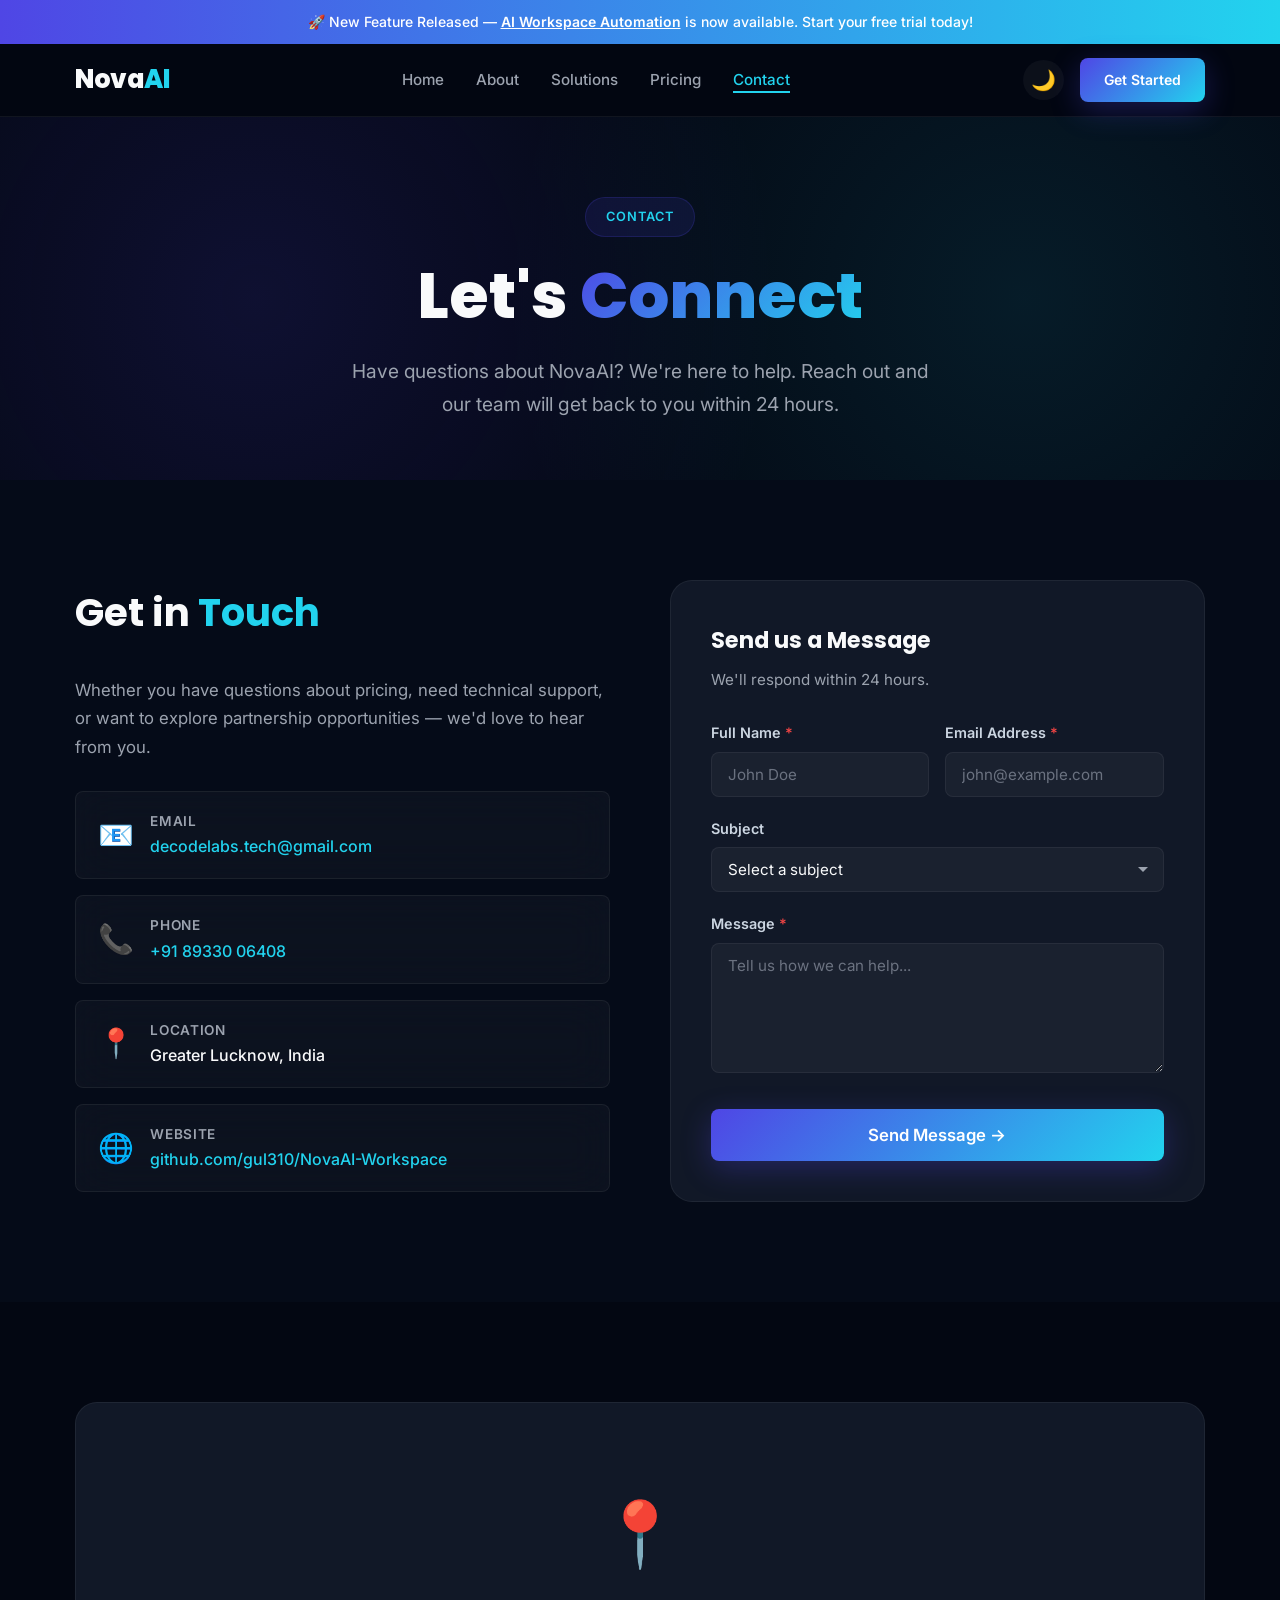
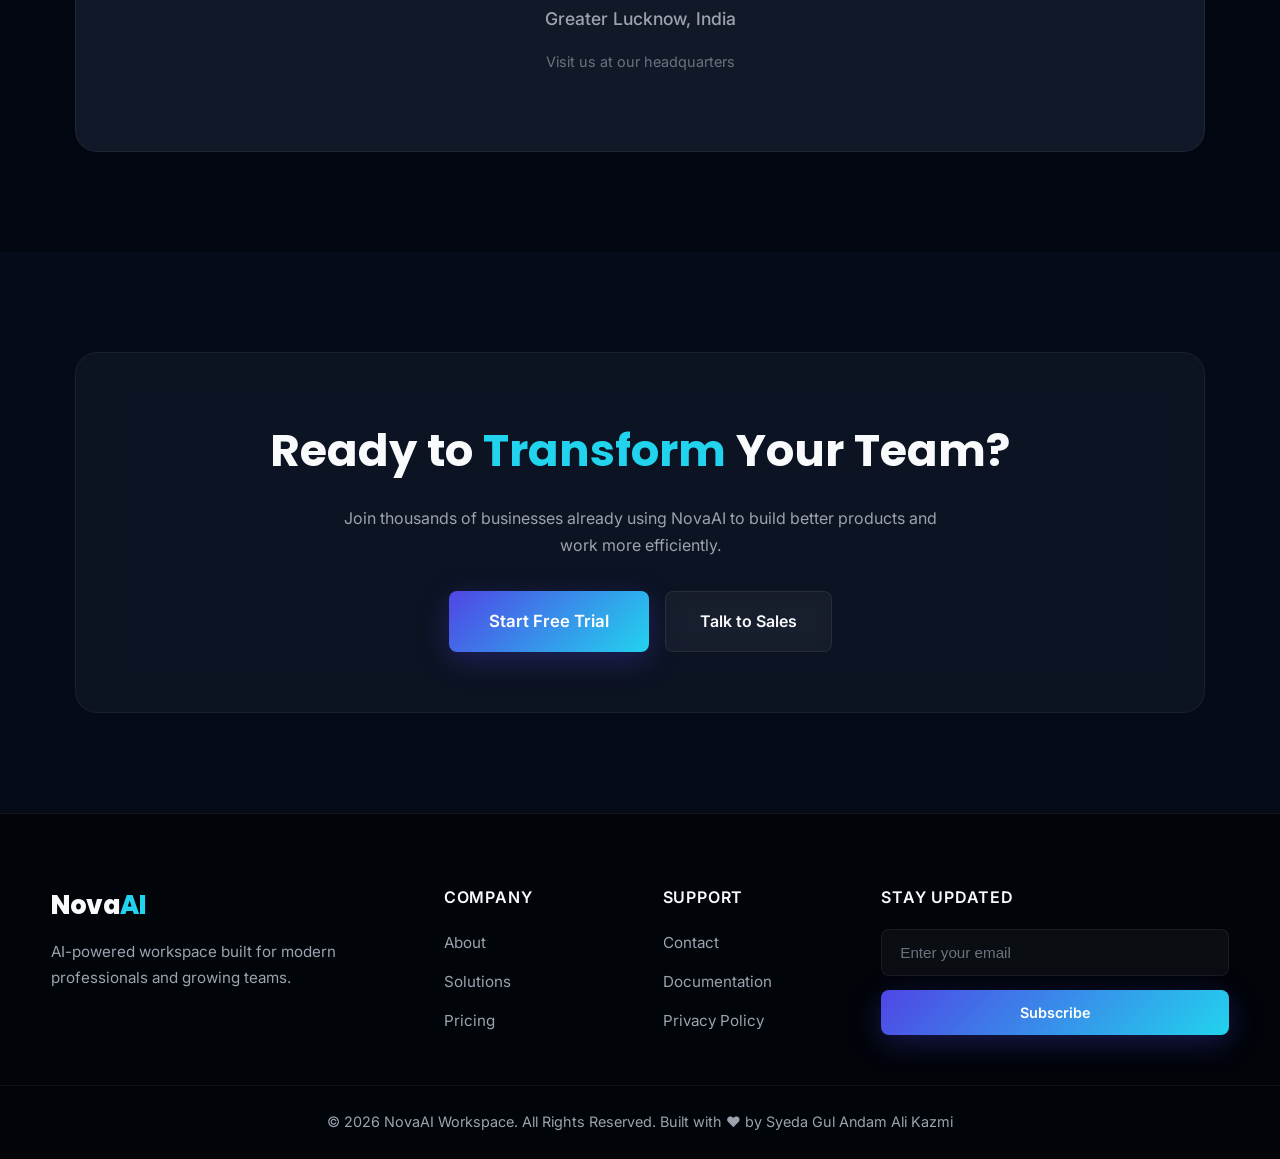
<file: contact.html>
<!DOCTYPE html>
<html lang="en">

<head>

    <!-- =========================
         Basic Meta
    ========================== -->

    <meta charset="UTF-8">
    <meta http-equiv="X-UA-Compatible" content="IE=edge">
    <meta name="viewport" content="width=device-width, initial-scale=1.0">

    <!-- =========================
         SEO
    ========================== -->

    <title>Contact Us | NovaAI Workspace</title>

    <meta name="description" content="Get in touch with NovaAI Workspace. Contact our team for sales inquiries, technical support, or partnership opportunities.">
    <meta name="keywords" content="Contact, Support, Sales, Partnership, NovaAI, Help">
    <meta name="author" content="Syeda Gul Andam Ali Kazmi">
    <meta name="robots" content="index,follow">

    <link rel="canonical" href="https://github.com/gul310/NovaAI-Workspace/contact.html">

    <!-- =========================
         Open Graph
    ========================== -->

    <meta property="og:title" content="Contact Us | NovaAI Workspace">
    <meta property="og:description" content="Get in touch with NovaAI Workspace for sales, support, or partnership.">
    <meta property="og:type" content="website">
    <meta property="og:image" content="assets/images/og-image.jpg">
    <meta property="og:url" content="https://github.com/gul310/NovaAI-Workspace/contact.html">

    <!-- =========================
         Twitter Card
    ========================== -->

    <meta name="twitter:card" content="summary_large_image">
    <meta name="twitter:title" content="Contact Us | NovaAI Workspace">
    <meta name="twitter:description" content="Contact our team for any inquiries.">
    <meta name="twitter:image" content="assets/images/og-image.jpg">

    <!-- =========================
         JSON-LD Schema
    ========================== -->

    <script type="application/ld+json">
        {
            "@context": "https://schema.org",
            "@type": "ContactPage",
            "name": "Contact NovaAI Workspace",
            "description": "Contact our team for sales, support, or partnership inquiries.",
            "url": "https://github.com/gul310/NovaAI-Workspace/contact.html",
            "contactPoint": [{
                "@type": "ContactPoint",
                "telephone": "+91-89330-06408",
                "contactType": "Sales",
                "email": "decodelabs.tech@gmail.com"
            }]
        }
    </script>

    <!-- =========================
         Google Fonts
    ========================== -->

    <link rel="preconnect" href="https://fonts.googleapis.com">
    <link rel="preconnect" href="https://fonts.gstatic.com" crossorigin>

    <link href="https://fonts.googleapis.com/css2?family=Inter:wght@300;400;500;600;700;800&family=Poppins:wght@400;500;600;700;800&display=swap" rel="stylesheet">

    <!-- =========================
         Favicon
    ========================== -->

    <link rel="icon" type="image/png" href="assets/favicon/favicon.png">
    <link rel="apple-touch-icon" href="assets/favicon/apple-touch-icon.png">

    <!-- =========================
         ALL STYLES INCLUDED
    ========================== -->

    <style>
        /* ==========================================================
           CSS VARIABLES
        ========================================================== */

        :root {
            --primary: #4F46E5;
            --primary-light: #818CF8;
            --primary-dark: #4338CA;
            --secondary: #22D3EE;
            --secondary-light: #67E8F9;

            --success: #10B981;
            --warning: #F59E0B;
            --danger: #EF4444;

            --bg-dark: #030712;
            --bg-card: #111827;
            --bg-card-hover: #1F2937;
            --bg-elevated: #1F2937;
            --bg-surface: #050B18;

            --border: #374151;
            --border-light: rgba(255, 255, 255, 0.06);
            --border-medium: rgba(255, 255, 255, 0.08);

            --text: #F9FAFB;
            --text-light: #CBD5E1;
            --text-gray: #9CA3AF;
            --text-muted: #6B7280;

            --white: #ffffff;

            --shadow: 0 10px 30px rgba(0, 0, 0, 0.18);
            --shadow-lg: 0 20px 60px rgba(0, 0, 0, 0.4);
            --shadow-glow: 0 0 60px rgba(79, 70, 229, 0.15);

            --radius-sm: 8px;
            --radius-md: 14px;
            --radius-lg: 22px;
            --radius-xl: 28px;

            --transition: 0.35s cubic-bezier(0.4, 0, 0.2, 1);
            --transition-slow: 0.6s cubic-bezier(0.4, 0, 0.2, 1);

            --glass-bg: rgba(17, 24, 39, 0.6);
            --glass-border: rgba(255, 255, 255, 0.06);
            --glass-blur: blur(20px);
        }

        /* ==========================================================
           RESET
        ========================================================== */

        * {
            margin: 0;
            padding: 0;
            box-sizing: border-box;
        }

        html {
            scroll-behavior: smooth;
        }

        body {
            font-family: 'Inter', -apple-system, BlinkMacSystemFont, sans-serif;
            background: var(--bg-dark);
            color: var(--text);
            line-height: 1.7;
            -webkit-font-smoothing: antialiased;
            -moz-osx-font-smoothing: grayscale;
            overflow-x: hidden;
        }

        img {
            display: block;
            max-width: 100%;
        }

        ul {
            list-style: none;
        }

        a {
            text-decoration: none;
            color: inherit;
            transition: var(--transition);
        }

        button {
            cursor: pointer;
            font-family: inherit;
            border: none;
            background: none;
        }

        /* ==========================================================
           GLOBAL
        ========================================================== */

        .container {
            width: min(92%, 1200px);
            margin: 0 auto;
            padding: 0 24px;
        }

        section {
            padding: 100px 0;
        }

        .section-header {
            max-width: 700px;
            margin: 0 auto 60px;
            text-align: center;
        }

        .section-header h2 {
            font-size: clamp(2rem, 4vw, 3rem);
            font-family: 'Poppins', sans-serif;
            margin: 20px 0;
            line-height: 1.2;
        }

        .section-header h2 span {
            color: var(--secondary);
        }

        .section-header p {
            color: var(--text-gray);
            max-width: 600px;
            margin: 0 auto;
        }

        .section-badge {
            display: inline-block;
            padding: 8px 20px;
            border-radius: 100px;
            background: rgba(79, 70, 229, 0.12);
            color: var(--secondary);
            font-size: 0.8rem;
            font-weight: 600;
            text-transform: uppercase;
            letter-spacing: 0.08em;
            border: 1px solid rgba(79, 70, 229, 0.2);
        }

        /* ==========================================================
           GLASS CARD
        ========================================================== */

        .glass-card {
            background: var(--glass-bg);
            backdrop-filter: var(--glass-blur);
            -webkit-backdrop-filter: var(--glass-blur);
            border: 1px solid var(--glass-border);
            border-radius: var(--radius-md);
        }

        /* ==========================================================
           SKIP LINK
        ========================================================== */

        .skip-link {
            position: absolute;
            top: -100px;
            left: 30px;
            background: var(--primary);
            color: #fff;
            padding: 12px 24px;
            border-radius: var(--radius-sm);
            z-index: 9999;
            font-weight: 600;
        }

        .skip-link:focus {
            top: 20px;
        }

        /* ==========================================================
           ANNOUNCEMENT BAR
        ========================================================== */

        .announcement-bar {
            background: linear-gradient(90deg, var(--primary), var(--secondary));
            padding: 10px 0;
            text-align: center;
            font-size: 0.875rem;
            font-weight: 500;
            color: #fff;
            position: relative;
            z-index: 100;
        }

        .announcement-bar .announcement-link {
            color: #fff;
            text-decoration: underline;
            font-weight: 600;
            transition: var(--transition);
        }

        .announcement-bar .announcement-link:hover {
            opacity: 0.8;
        }

        /* ==========================================================
           HEADER / NAVIGATION
        ========================================================== */

        .header {
            position: sticky;
            top: 0;
            z-index: 999;
            background: rgba(3, 7, 18, 0.8);
            backdrop-filter: var(--glass-blur);
            -webkit-backdrop-filter: var(--glass-blur);
            border-bottom: 1px solid var(--border-light);
        }

        .navbar {
            display: flex;
            justify-content: space-between;
            align-items: center;
            min-height: 72px;
            padding: 8px 0;
        }

        .logo {
            font-size: 1.6rem;
            font-family: 'Poppins', sans-serif;
            font-weight: 800;
            letter-spacing: -0.02em;
        }

        .logo span {
            color: var(--secondary);
        }

        .nav-menu {
            display: flex;
            gap: 32px;
            align-items: center;
        }

        .nav-menu a {
            color: var(--text-gray);
            font-size: 0.95rem;
            font-weight: 500;
            transition: var(--transition);
            position: relative;
        }

        .nav-menu a:hover,
        .nav-menu .active {
            color: var(--text);
        }

        .nav-menu .active {
            color: var(--secondary);
        }

        .nav-menu a::after {
            content: '';
            position: absolute;
            bottom: -4px;
            left: 0;
            width: 0;
            height: 2px;
            background: var(--secondary);
            transition: var(--transition);
        }

        .nav-menu a:hover::after,
        .nav-menu .active::after {
            width: 100%;
        }

        .nav-actions {
            display: flex;
            align-items: center;
            gap: 16px;
        }

        .theme-toggle {
            font-size: 1.25rem;
            padding: 8px;
            border-radius: 50%;
            color: var(--text-gray);
            transition: var(--transition);
            background: rgba(255, 255, 255, 0.04);
        }

        .theme-toggle:hover {
            background: var(--bg-card);
            color: var(--text);
        }

        .btn-small {
            padding: 10px 24px !important;
            font-size: 0.875rem !important;
        }

        /* ==========================================================
           BUTTONS
        ========================================================== */

        .btn-primary {
            display: inline-flex;
            align-items: center;
            justify-content: center;
            gap: 8px;
            padding: 14px 34px;
            border-radius: var(--radius-sm);
            background: linear-gradient(135deg, var(--primary), var(--secondary));
            color: #fff;
            font-weight: 600;
            font-size: 1rem;
            transition: var(--transition);
            box-shadow: 0 8px 30px rgba(79, 70, 229, 0.3);
            border: none;
            cursor: pointer;
            text-decoration: none;
        }

        .btn-primary:hover {
            transform: translateY(-4px);
            box-shadow: 0 16px 45px rgba(79, 70, 229, 0.4);
        }

        .btn-large {
            padding: 16px 40px;
            font-size: 1.05rem;
        }

        .btn-secondary {
            display: inline-flex;
            align-items: center;
            justify-content: center;
            padding: 14px 34px;
            border-radius: var(--radius-sm);
            border: 1px solid var(--border-medium);
            background: rgba(255, 255, 255, 0.04);
            backdrop-filter: blur(10px);
            color: var(--text);
            font-weight: 600;
            font-size: 1rem;
            transition: var(--transition);
            cursor: pointer;
            text-decoration: none;
        }

        .btn-secondary:hover {
            background: rgba(255, 255, 255, 0.08);
            transform: translateY(-4px);
            border-color: var(--secondary);
        }

        /* ==========================================================
           HAMBURGER
        ========================================================== */

        .hamburger {
            display: none;
            flex-direction: column;
            gap: 5px;
            padding: 6px;
            background: none;
            border: none;
            cursor: pointer;
        }

        .hamburger span {
            width: 26px;
            height: 2.5px;
            border-radius: 4px;
            background: var(--text);
            transition: var(--transition);
        }

        .hamburger.active span:nth-child(1) {
            transform: rotate(45deg) translate(5px, 5px);
        }

        .hamburger.active span:nth-child(2) {
            opacity: 0;
            transform: scaleX(0);
        }

        .hamburger.active span:nth-child(3) {
            transform: rotate(-45deg) translate(5px, -5px);
        }

        /* ==========================================================
           PAGE HERO
        ========================================================== */

        .page-hero {
            padding: 80px 0 60px;
            text-align: center;
            position: relative;
            overflow: hidden;
        }

        .page-hero::before {
            content: '';
            position: absolute;
            inset: 0;
            background:
                radial-gradient(circle at 20% 50%, rgba(79, 70, 229, 0.15), transparent 50%),
                radial-gradient(circle at 80% 50%, rgba(34, 211, 238, 0.1), transparent 50%);
            z-index: 0;
        }

        .page-hero-content {
            position: relative;
            z-index: 1;
        }

        .page-hero-content h1 {
            font-size: clamp(2.5rem, 5vw, 4rem);
            font-family: 'Poppins', sans-serif;
            font-weight: 800;
            margin: 24px 0;
            line-height: 1.1;
        }

        .page-hero-content h1 span {
            background: linear-gradient(135deg, var(--primary), var(--secondary));
            -webkit-background-clip: text;
            -webkit-text-fill-color: transparent;
            background-clip: text;
        }

        .page-hero-content p {
            color: var(--text-gray);
            font-size: 1.2rem;
            max-width: 600px;
            margin: 0 auto;
        }

        /* ==========================================================
           CONTACT SPECIFIC STYLES
        ========================================================== */

        .contact-section {
            background: var(--bg-surface);
        }

        .contact-grid {
            display: grid;
            grid-template-columns: 1fr 1fr;
            gap: 60px;
            align-items: start;
        }

        /* Contact Info */
        .contact-info {
            display: flex;
            flex-direction: column;
            gap: 30px;
        }

        .contact-info h2 {
            font-size: clamp(1.8rem, 3vw, 2.5rem);
            font-family: 'Poppins', sans-serif;
        }

        .contact-info h2 span {
            color: var(--secondary);
        }

        .contact-info>p {
            color: var(--text-gray);
            font-size: 1.05rem;
        }

        .contact-details {
            display: flex;
            flex-direction: column;
            gap: 16px;
        }

        .contact-detail {
            display: flex;
            align-items: center;
            gap: 16px;
            padding: 18px 22px;
            border-radius: var(--radius-sm);
            background: rgba(255, 255, 255, 0.03);
            border: 1px solid var(--border-light);
            transition: var(--transition);
        }

        .contact-detail:hover {
            border-color: rgba(79, 70, 229, 0.3);
            transform: translateX(6px);
            background: rgba(79, 70, 229, 0.06);
        }

        .contact-detail .icon {
            font-size: 1.8rem;
            flex-shrink: 0;
        }

        .contact-detail .detail-content {
            display: flex;
            flex-direction: column;
        }

        .contact-detail .detail-content h4 {
            font-size: 0.85rem;
            color: var(--text-gray);
            text-transform: uppercase;
            letter-spacing: 0.05em;
            font-weight: 600;
        }

        .contact-detail .detail-content p {
            color: var(--text);
            font-size: 1rem;
            font-weight: 500;
        }

        .contact-detail .detail-content a {
            color: var(--secondary);
            font-weight: 500;
        }

        .contact-detail .detail-content a:hover {
            color: var(--primary-light);
        }

        /* ==========================================================
           CONTACT FORM
        ========================================================== */

        .contact-form-wrapper {
            background: var(--bg-card);
            padding: 40px;
            border-radius: var(--radius-lg);
            border: 1px solid var(--border-light);
            transition: var(--transition);
        }

        .contact-form-wrapper:hover {
            border-color: rgba(79, 70, 229, 0.2);
        }

        .contact-form-wrapper h3 {
            font-size: 1.4rem;
            font-family: 'Poppins', sans-serif;
            margin-bottom: 8px;
        }

        .contact-form-wrapper>p {
            color: var(--text-gray);
            font-size: 0.95rem;
            margin-bottom: 28px;
        }

        .form-group {
            margin-bottom: 20px;
        }

        .form-group label {
            display: block;
            font-size: 0.9rem;
            font-weight: 600;
            margin-bottom: 6px;
            color: var(--text-light);
        }

        .form-group label .required {
            color: var(--danger);
        }

        .form-group input,
        .form-group textarea,
        .form-group select {
            width: 100%;
            padding: 12px 16px;
            border-radius: var(--radius-sm);
            border: 1px solid var(--border-light);
            background: rgba(255, 255, 255, 0.04);
            color: var(--text);
            font-size: 0.95rem;
            font-family: 'Inter', sans-serif;
            transition: var(--transition);
        }

        .form-group input:focus,
        .form-group textarea:focus,
        .form-group select:focus {
            outline: none;
            border-color: var(--primary);
            box-shadow: 0 0 0 3px rgba(79, 70, 229, 0.15);
            background: rgba(255, 255, 255, 0.06);
        }

        .form-group textarea {
            resize: vertical;
            min-height: 130px;
        }

        .form-group select {
            appearance: none;
            cursor: pointer;
            background-image: url("data:image/svg+xml,%3Csvg xmlns='http://www.w3.org/2000/svg' width='12' height='12' viewBox='0 0 12 12'%3E%3Cpath fill='%239CA3AF' d='M6 8L1 3h10z'/%3E%3C/svg%3E");
            background-repeat: no-repeat;
            background-position: right 14px center;
        }

        .form-group input::placeholder,
        .form-group textarea::placeholder {
            color: var(--text-muted);
        }

        .form-row {
            display: grid;
            grid-template-columns: 1fr 1fr;
            gap: 16px;
        }

        .form-group .error-message {
            color: var(--danger);
            font-size: 0.8rem;
            margin-top: 4px;
            display: none;
        }

        .form-group.error input,
        .form-group.error textarea {
            border-color: var(--danger);
        }

        .form-group.error .error-message {
            display: block;
        }

        .form-group.success input,
        .form-group.success textarea {
            border-color: var(--success);
        }

        .contact-form-wrapper .btn-primary {
            width: 100%;
            justify-content: center;
            padding: 16px;
            font-size: 1.05rem;
            margin-top: 8px;
        }

        /* ==========================================================
           MAP PLACEHOLDER
        ========================================================== */

        .map-section {
            background: var(--bg-dark);
        }

        .map-container {
            border-radius: var(--radius-lg);
            overflow: hidden;
            border: 1px solid var(--border-light);
            height: 350px;
            background: var(--bg-card);
            display: flex;
            align-items: center;
            justify-content: center;
            flex-direction: column;
            gap: 16px;
            color: var(--text-gray);
            transition: var(--transition);
        }

        .map-container:hover {
            border-color: rgba(79, 70, 229, 0.3);
        }

        .map-container .map-icon {
            font-size: 4rem;
        }

        .map-container p {
            font-size: 1.1rem;
            font-weight: 500;
        }

        .map-container small {
            color: var(--text-muted);
            font-size: 0.9rem;
        }

        /* ==========================================================
           CTA
        ========================================================== */

        .cta {
            text-align: center;
            background: var(--bg-surface);
        }

        .cta-content {
            padding: 60px 40px;
            border-radius: var(--radius-lg);
            background: rgba(17, 24, 39, 0.7);
            backdrop-filter: var(--glass-blur);
            -webkit-backdrop-filter: var(--glass-blur);
            border: 1px solid var(--border-light);
        }

        .cta-content h2 {
            font-size: clamp(2rem, 3.5vw, 3rem);
            font-family: 'Poppins', sans-serif;
            margin-bottom: 16px;
        }

        .cta-content h2 span {
            color: var(--secondary);
        }

        .cta-content p {
            color: var(--text-gray);
            max-width: 600px;
            margin: 0 auto 32px;
        }

        .cta-buttons {
            display: flex;
            gap: 16px;
            justify-content: center;
            flex-wrap: wrap;
        }

        /* ==========================================================
           FOOTER
        ========================================================== */

        .footer {
            background: #010409;
            border-top: 1px solid var(--border-light);
        }

        .footer-grid {
            display: grid;
            grid-template-columns: 2fr 1fr 1fr 2fr;
            gap: 45px;
            padding: 70px 0 50px;
        }

        .footer-brand p {
            color: var(--text-gray);
            font-size: 0.95rem;
            margin-top: 12px;
            max-width: 300px;
        }

        .footer h4 {
            color: var(--text);
            font-size: 1rem;
            font-weight: 600;
            margin-bottom: 18px;
            text-transform: uppercase;
            letter-spacing: 0.05em;
        }

        .footer ul {
            display: flex;
            flex-direction: column;
            gap: 12px;
        }

        .footer ul li a {
            color: var(--text-gray);
            font-size: 0.95rem;
            transition: var(--transition);
        }

        .footer ul li a:hover {
            color: var(--secondary);
            transform: translateX(4px);
            display: inline-block;
        }

        .newsletter {
            display: flex;
            flex-direction: column;
            gap: 14px;
        }

        .newsletter input {
            padding: 14px 18px;
            border: 1px solid var(--border-light);
            border-radius: var(--radius-sm);
            background: rgba(255, 255, 255, 0.04);
            color: var(--text);
            font-size: 0.95rem;
            transition: var(--transition);
        }

        .newsletter input:focus {
            outline: none;
            border-color: var(--primary);
        }

        .newsletter input::placeholder {
            color: var(--text-muted);
        }

        .newsletter .btn-primary {
            padding: 14px 24px;
            font-size: 0.9rem;
            width: 100%;
        }

        .footer-bottom {
            padding: 24px 0;
            text-align: center;
            border-top: 1px solid var(--border-light);
        }

        .footer-bottom p {
            color: var(--text-gray);
            font-size: 0.9rem;
        }

        /* ==========================================================
           BACK TO TOP
        ========================================================== */

        #backToTop {
            position: fixed;
            right: 30px;
            bottom: 30px;
            width: 50px;
            height: 50px;
            border-radius: 50%;
            background: linear-gradient(135deg, var(--primary), var(--secondary));
            color: #fff;
            display: flex;
            justify-content: center;
            align-items: center;
            font-size: 1.4rem;
            box-shadow: var(--shadow);
            transition: var(--transition);
            opacity: 0;
            visibility: hidden;
            transform: translateY(20px);
            z-index: 900;
            border: none;
            cursor: pointer;
        }

        #backToTop.show {
            opacity: 1;
            visibility: visible;
            transform: translateY(0);
        }

        #backToTop:hover {
            transform: translateY(-4px) scale(1.05);
            box-shadow: 0 12px 40px rgba(79, 70, 229, 0.4);
        }

        /* ==========================================================
           SCROLLBAR
        ========================================================== */

        ::-webkit-scrollbar {
            width: 8px;
        }

        ::-webkit-scrollbar-track {
            background: var(--bg-dark);
        }

        ::-webkit-scrollbar-thumb {
            background: var(--primary);
            border-radius: 10px;
        }

        ::-webkit-scrollbar-thumb:hover {
            background: var(--secondary);
        }

        /* ==========================================================
           RESPONSIVE
        ========================================================== */

        @media (max-width: 992px) {
            .contact-grid {
                grid-template-columns: 1fr;
                gap: 40px;
            }

            .contact-info {
                order: 2;
            }

            .contact-form-wrapper {
                order: 1;
            }

            .footer-grid {
                grid-template-columns: repeat(2, 1fr);
            }

            .page-hero {
                padding: 60px 0 40px;
            }

            .page-hero-content h1 {
                font-size: clamp(2rem, 4vw, 3rem);
            }

            .page-hero-content p {
                font-size: 1rem;
            }
        }

        @media (max-width: 768px) {
            .hamburger {
                display: flex;
            }

            .nav-menu {
                position: fixed;
                top: 72px;
                left: -100%;
                width: 100%;
                height: calc(100vh - 72px);
                background: var(--bg-dark);
                flex-direction: column;
                justify-content: flex-start;
                align-items: center;
                gap: 30px;
                padding-top: 50px;
                transition: left 0.4s cubic-bezier(0.4, 0, 0.2, 1);
                border-top: 1px solid var(--border-light);
                z-index: 998;
                overflow-y: auto;
            }

            .nav-menu.active {
                left: 0;
            }

            .nav-menu a {
                font-size: 1.2rem;
            }

            .nav-actions .btn-primary {
                display: none;
            }

            section {
                padding: 60px 0;
            }

            .contact-form-wrapper {
                padding: 28px 20px;
            }

            .form-row {
                grid-template-columns: 1fr;
            }

            .contact-detail {
                padding: 14px 16px;
            }

            .contact-detail .icon {
                font-size: 1.5rem;
            }

            .footer-grid {
                grid-template-columns: 1fr;
                text-align: center;
            }

            .footer-brand p {
                margin: 12px auto 0;
                max-width: 300px;
            }

            .footer ul {
                align-items: center;
            }

            .newsletter {
                max-width: 400px;
                margin: 0 auto;
            }

            .newsletter .btn-primary {
                width: 100%;
                justify-content: center;
            }

            .cta-content {
                padding: 40px 24px;
            }

            .cta-buttons {
                flex-direction: column;
                align-items: center;
            }

            .cta-buttons .btn-primary,
            .cta-buttons .btn-secondary {
                width: 100%;
                max-width: 350px;
            }

            #backToTop {
                width: 44px;
                height: 44px;
                right: 16px;
                bottom: 16px;
                font-size: 1.2rem;
            }

            .map-container {
                height: 250px;
            }
        }

        @media (max-width: 576px) {
            section {
                padding: 50px 0;
            }

            .container {
                padding: 0 16px;
            }

            .page-hero-content h1 {
                font-size: clamp(1.8rem, 5vw, 2.5rem);
            }

            .contact-form-wrapper {
                padding: 24px 16px;
            }

            .contact-form-wrapper h3 {
                font-size: 1.2rem;
            }

            .contact-detail {
                flex-direction: row;
                padding: 12px 14px;
            }

            .contact-detail .detail-content p {
                font-size: 0.9rem;
            }

            .cta-content {
                padding: 32px 20px;
            }

            .cta-content h2 {
                font-size: clamp(1.5rem, 4.5vw, 2rem);
            }

            #backToTop {
                width: 40px;
                height: 40px;
                right: 12px;
                bottom: 12px;
                font-size: 1rem;
            }

            .map-container {
                height: 200px;
            }

            .map-container .map-icon {
                font-size: 3rem;
            }

            .map-container p {
                font-size: 0.95rem;
            }
        }

        @media (max-width: 360px) {
            .page-hero-content h1 {
                font-size: 1.5rem;
            }

            .container {
                padding: 0 12px;
            }

            .contact-form-wrapper {
                padding: 20px 12px;
            }

            .contact-detail {
                padding: 10px 12px;
                flex-wrap: wrap;
            }

            .contact-detail .icon {
                font-size: 1.3rem;
            }
        }
    </style>

</head>

<body>

    <!-- =========================
         Skip Link
    ========================== -->

    <a href="#main-content" class="skip-link">Skip to Content</a>

    <!-- =========================
         Announcement Bar
    ========================== -->

    <section class="announcement-bar" role="banner" aria-label="Announcement">
        <div class="container">
            <p>
                🚀 New Feature Released —
                <a href="services.html" class="announcement-link">AI Workspace Automation</a>
                is now available. Start your free trial today!
            </p>
        </div>
    </section>

    <!-- =========================
         Header / Navigation
    ========================== -->

    <header class="header" role="banner">
        <div class="container">
            <nav class="navbar" role="navigation" aria-label="Main Navigation">

                <!-- Logo -->
                <a href="index.html" class="logo" aria-label="NovaAI Workspace Home">
                    Nova<span>AI</span>
                </a>

                <!-- Navigation Menu -->
                <ul class="nav-menu" id="navMenu">
                    <li>
                        <a href="index.html">Home</a>
                    </li>
                    <li>
                        <a href="about.html">About</a>
                    </li>
                    <li>
                        <a href="services.html">Solutions</a>
                    </li>
                    <li>
                        <a href="pricing.html">Pricing</a>
                    </li>
                    <li>
                        <a href="contact.html" class="active">Contact</a>
                    </li>
                </ul>

                <!-- Right Actions -->
                <div class="nav-actions">
                    <button id="theme-toggle" aria-label="Toggle Dark Mode" class="theme-toggle">
                        🌙
                    </button>
                    <a href="contact.html" class="btn-primary btn-small">Get Started</a>
                </div>

                <!-- Mobile Menu Button -->
                <button class="hamburger" id="hamburgerMenu" aria-expanded="false" aria-controls="navMenu" aria-label="Toggle Navigation">
                    <span></span>
                    <span></span>
                    <span></span>
                </button>

            </nav>
        </div>
    </header>

    <!-- =========================
         MAIN CONTENT
    ========================== -->

    <main id="main-content">

        <!-- =========================================
             CONTACT HERO
        ========================================== -->

        <section class="page-hero" aria-labelledby="page-hero-title">
            <div class="container">
                <div class="page-hero-content">
                    <span class="section-badge">CONTACT</span>
                    <h1 id="page-hero-title">
                        Let's <span>Connect</span>
                    </h1>
                    <p>
                        Have questions about NovaAI? We're here to help.
                        Reach out and our team will get back to you within 24 hours.
                    </p>
                </div>
            </div>
        </section>

        <!-- =========================================
             CONTACT SECTION
        ========================================== -->

        <section class="contact-section" aria-labelledby="contact-title">
            <div class="container">

                <div class="contact-grid">

                    <!-- Contact Info -->
                    <div class="contact-info">
                        <h2 id="contact-title">
                            Get in <span>Touch</span>
                        </h2>
                        <p>
                            Whether you have questions about pricing, need
                            technical support, or want to explore partnership
                            opportunities — we'd love to hear from you.
                        </p>

                        <div class="contact-details">

                            <div class="contact-detail glass-card">
                                <span class="icon">📧</span>
                                <div class="detail-content">
                                    <h4>Email</h4>
                                    <p><a href="mailto:decodelabs.tech@gmail.com">decodelabs.tech@gmail.com</a></p>
                                </div>
                            </div>

                            <div class="contact-detail glass-card">
                                <span class="icon">📞</span>
                                <div class="detail-content">
                                    <h4>Phone</h4>
                                    <p><a href="tel:+918933006408">+91 89330 06408</a></p>
                                </div>
                            </div>

                            <div class="contact-detail glass-card">
                                <span class="icon">📍</span>
                                <div class="detail-content">
                                    <h4>Location</h4>
                                    <p>Greater Lucknow, India</p>
                                </div>
                            </div>

                            <div class="contact-detail glass-card">
                                <span class="icon">🌐</span>
                                <div class="detail-content">
                                    <h4>Website</h4>
                                    <p><a href="https://github.com/gul310/NovaAI-Workspace" target="_blank">github.com/gul310/NovaAI-Workspace</a></p>
                                </div>
                            </div>

                        </div>
                    </div>

                    <!-- Contact Form -->
                    <div class="contact-form-wrapper">
                        <h3>Send us a Message</h3>
                        <p>We'll respond within 24 hours.</p>

                        <form id="contactForm" novalidate>

                            <div class="form-row">
                                <div class="form-group" id="nameGroup">
                                    <label for="fullName">Full Name <span class="required">*</span></label>
                                    <input type="text" id="fullName" placeholder="John Doe" required>
                                    <span class="error-message">Please enter your full name</span>
                                </div>

                                <div class="form-group" id="emailGroup">
                                    <label for="email">Email Address <span class="required">*</span></label>
                                    <input type="email" id="email" placeholder="john@example.com" required>
                                    <span class="error-message">Please enter a valid email</span>
                                </div>
                            </div>

                            <div class="form-group">
                                <label for="subject">Subject</label>
                                <select id="subject">
                                    <option value="">Select a subject</option>
                                    <option value="sales">Sales Inquiry</option>
                                    <option value="support">Technical Support</option>
                                    <option value="partnership">Partnership Opportunity</option>
                                    <option value="general">General Question</option>
                                </select>
                            </div>

                            <div class="form-group" id="messageGroup">
                                <label for="message">Message <span class="required">*</span></label>
                                <textarea id="message" placeholder="Tell us how we can help..." required></textarea>
                                <span class="error-message">Please enter your message</span>
                            </div>

                            <button type="submit" class="btn-primary">Send Message →</button>

                        </form>
                    </div>

                </div>

            </div>
        </section>

        <!-- =========================================
             MAP SECTION
        ========================================== -->

        <section class="map-section" aria-label="Location Map">
            <div class="container">
                <div class="map-container">
                    <span class="map-icon">📍</span>
                    <p>Greater Lucknow, India</p>
                    <small>Visit us at our headquarters</small>
                </div>
            </div>
        </section>

        <!-- =========================================
             CALL TO ACTION
        ========================================== -->

        <section class="cta" aria-labelledby="cta-title">
            <div class="container">

                <div class="cta-content glass-card">
                    <h2 id="cta-title">
                        Ready to <span>Transform</span> Your Team?
                    </h2>
                    <p>
                        Join thousands of businesses already using NovaAI
                        to build better products and work more efficiently.
                    </p>
                    <div class="cta-buttons">
                        <a href="pricing.html" class="btn-primary btn-large">
                            Start Free Trial
                        </a>
                        <a href="contact.html" class="btn-secondary btn-large">
                            Talk to Sales
                        </a>
                    </div>
                </div>

            </div>
        </section>

    </main>

    <!-- =========================================
         FOOTER
    ========================================== -->

    <footer class="footer" role="contentinfo">
        <div class="container footer-grid">

            <!-- Brand -->
            <div class="footer-brand">
                <h3 class="logo">Nova<span>AI</span></h3>
                <p>
                    AI-powered workspace built for modern
                    professionals and growing teams.
                </p>
            </div>

            <!-- Company Links -->
            <div>
                <h4>Company</h4>
                <ul>
                    <li><a href="about.html">About</a></li>
                    <li><a href="services.html">Solutions</a></li>
                    <li><a href="pricing.html">Pricing</a></li>
                </ul>
            </div>

            <!-- Support Links -->
            <div>
                <h4>Support</h4>
                <ul>
                    <li><a href="contact.html">Contact</a></li>
                    <li><a href="#">Documentation</a></li>
                    <li><a href="#">Privacy Policy</a></li>
                </ul>
            </div>

            <!-- Newsletter -->
            <div>
                <h4>Stay Updated</h4>
                <form class="newsletter" id="newsletterForm">
                    <input type="email" placeholder="Enter your email" required aria-label="Email address">
                    <button type="submit" class="btn-primary">Subscribe</button>
                </form>
            </div>

        </div>

        <div class="footer-bottom">
            <div class="container">
                <p>
                    © 2026 NovaAI Workspace. All Rights Reserved.
                    Built with ❤️ by Syeda Gul Andam Ali Kazmi
                </p>
            </div>
        </div>

    </footer>

    <!-- =========================================
         BACK TO TOP BUTTON
    ========================================== -->

    <button id="backToTop" aria-label="Back To Top" class="back-to-top">
        ↑
    </button>

    <!-- =========================================
         JAVASCRIPT
    ========================================== -->

    <script>
        // ==========================================================
        // MOBILE NAVIGATION
        // ==========================================================

        const hamburger = document.getElementById('hamburgerMenu');
        const navMenu = document.getElementById('navMenu');

        if (hamburger && navMenu) {
            hamburger.addEventListener('click', function() {
                const isActive = navMenu.classList.toggle('active');
                hamburger.classList.toggle('active');
                hamburger.setAttribute('aria-expanded', isActive);
                hamburger.setAttribute(
                    'aria-label',
                    isActive ? 'Close Navigation' : 'Open Navigation'
                );
            });

            document.querySelectorAll('.nav-menu a').forEach(function(link) {
                link.addEventListener('click', function() {
                    navMenu.classList.remove('active');
                    hamburger.classList.remove('active');
                    hamburger.setAttribute('aria-expanded', 'false');
                    hamburger.setAttribute('aria-label', 'Open Navigation');
                });
            });

            document.addEventListener('click', function(event) {
                const isClickInside = navMenu.contains(event.target) ||
                    hamburger.contains(event.target);
                if (!isClickInside && navMenu.classList.contains('active')) {
                    navMenu.classList.remove('active');
                    hamburger.classList.remove('active');
                    hamburger.setAttribute('aria-expanded', 'false');
                    hamburger.setAttribute('aria-label', 'Open Navigation');
                }
            });

            document.addEventListener('keydown', function(event) {
                if (event.key === 'Escape' && navMenu.classList.contains('active')) {
                    navMenu.classList.remove('active');
                    hamburger.classList.remove('active');
                    hamburger.setAttribute('aria-expanded', 'false');
                    hamburger.setAttribute('aria-label', 'Open Navigation');
                    hamburger.focus();
                }
            });
        }

        // ==========================================================
        // BACK TO TOP
        // ==========================================================

        const backToTop = document.getElementById('backToTop');

        if (backToTop) {
            window.addEventListener('scroll', function() {
                if (window.scrollY > 500) {
                    backToTop.classList.add('show');
                } else {
                    backToTop.classList.remove('show');
                }
            });

            backToTop.addEventListener('click', function() {
                window.scrollTo({
                    top: 0,
                    behavior: 'smooth'
                });
            });
        }

        // ==========================================================
        // THEME TOGGLE
        // ==========================================================

        const themeToggle = document.getElementById('theme-toggle');

        if (themeToggle) {
            const savedTheme = localStorage.getItem('novaai-theme');

            if (savedTheme === 'light') {
                document.body.classList.add('light-mode');
                themeToggle.textContent = '☀️';
            }

            themeToggle.addEventListener('click', function() {
                document.body.classList.toggle('light-mode');

                if (document.body.classList.contains('light-mode')) {
                    this.textContent = '☀️';
                    localStorage.setItem('novaai-theme', 'light');
                } else {
                    this.textContent = '🌙';
                    localStorage.setItem('novaai-theme', 'dark');
                }
            });
        }

        // ==========================================================
        // HEADER SHADOW
        // ==========================================================

        const header = document.querySelector('.header');

        if (header) {
            window.addEventListener('scroll', function() {
                if (window.scrollY > 40) {
                    header.style.boxShadow = '0 4px 30px rgba(0, 0, 0, 0.3)';
                    header.style.borderBottom = '1px solid rgba(255, 255, 255, 0.08)';
                } else {
                    header.style.boxShadow = 'none';
                    header.style.borderBottom = '1px solid rgba(255, 255, 255, 0.06)';
                }
            });
        }

        // ==========================================================
        // CONTACT FORM VALIDATION
        // ==========================================================

        const contactForm = document.getElementById('contactForm');

        if (contactForm) {
            const fullName = document.getElementById('fullName');
            const email = document.getElementById('email');
            const message = document.getElementById('message');
            const nameGroup = document.getElementById('nameGroup');
            const emailGroup = document.getElementById('emailGroup');
            const messageGroup = document.getElementById('messageGroup');

            // Real-time validation
            fullName.addEventListener('input', function() {
                if (this.value.trim().length >= 2) {
                    nameGroup.classList.remove('error');
                    nameGroup.classList.add('success');
                } else {
                    nameGroup.classList.remove('success');
                }
            });

            email.addEventListener('input', function() {
                const pattern = /^[^\s@]+@[^\s@]+\.[^\s@]+$/;
                if (pattern.test(this.value.trim())) {
                    emailGroup.classList.remove('error');
                    emailGroup.classList.add('success');
                } else {
                    emailGroup.classList.remove('success');
                }
            });

            message.addEventListener('input', function() {
                if (this.value.trim().length >= 10) {
                    messageGroup.classList.remove('error');
                    messageGroup.classList.add('success');
                } else {
                    messageGroup.classList.remove('success');
                }
            });

            // Form submission
            contactForm.addEventListener('submit', function(event) {
                event.preventDefault();

                let isValid = true;

                // Validate name
                if (fullName.value.trim().length < 2) {
                    nameGroup.classList.add('error');
                    isValid = false;
                } else {
                    nameGroup.classList.remove('error');
                }

                // Validate email
                const emailPattern = /^[^\s@]+@[^\s@]+\.[^\s@]+$/;
                if (!emailPattern.test(email.value.trim())) {
                    emailGroup.classList.add('error');
                    isValid = false;
                } else {
                    emailGroup.classList.remove('error');
                }

                // Validate message
                if (message.value.trim().length < 10) {
                    messageGroup.classList.add('error');
                    isValid = false;
                } else {
                    messageGroup.classList.remove('error');
                }

                if (!isValid) {
                    // Scroll to first error
                    const firstError = document.querySelector('.form-group.error');
                    if (firstError) {
                        firstError.scrollIntoView({ behavior: 'smooth', block: 'center' });
                    }
                    return;
                }

                // Success
                const subject = document.getElementById('subject').value;
                const subjectText = subject ? subject : 'General';

                alert(
                    '✅ Message Sent Successfully!\n\n' +
                    '📝 Subject: ' + subjectText + '\n' +
                    '👤 Name: ' + fullName.value.trim() + '\n' +
                    '📧 Email: ' + email.value.trim() + '\n\n' +
                    'Thank you for contacting NovaAI Workspace.\n' +
                    'Our team will respond within 24 hours.'
                );

                contactForm.reset();

                // Remove success states
                document.querySelectorAll('.form-group.success').forEach(function(el) {
                    el.classList.remove('success');
                });
            });
        }

        // ==========================================================
        // NEWSLETTER
        // ==========================================================

        const newsletterForm = document.querySelector('.newsletter');

        if (newsletterForm) {
            const emailInput = newsletterForm.querySelector('input[type="email"]');

            newsletterForm.addEventListener('submit', function(event) {
                event.preventDefault();

                const email = emailInput.value.trim();
                const pattern = /^[^\s@]+@[^\s@]+\.[^\s@]+$/;

                if (!email) {
                    alert('Please enter your email address.');
                    emailInput.focus();
                    emailInput.style.borderColor = '#EF4444';
                    return;
                }

                if (!pattern.test(email)) {
                    alert('Please enter a valid email address.');
                    emailInput.focus();
                    emailInput.style.borderColor = '#EF4444';
                    return;
                }

                emailInput.style.borderColor = '#10B981';
                alert('🎉 Thank you for subscribing!');
                newsletterForm.reset();

                setTimeout(function() {
                    emailInput.style.borderColor = '';
                }, 3000);
            });

            emailInput.addEventListener('input', function() {
                if (this.style.borderColor === '#EF4444') {
                    this.style.borderColor = '';
                }
            });
        }

        // ==========================================================
        // CONSOLE BRANDING
        // ==========================================================

        console.log('%c 🚀 NovaAI Workspace ', 'background: #4F46E5; color: #fff; padding: 8px 16px; border-radius: 8px; font-weight: bold; font-size: 16px;');
        console.log('%c Built by Syeda Gul Andam Ali Kazmi ', 'color: #22D3EE; font-size: 14px;');
        console.log('%c DecodeLabs Internship Project 2026 ', 'color: #9CA3AF; font-size: 12px;');
    </script>

</body>

</html>
</file>
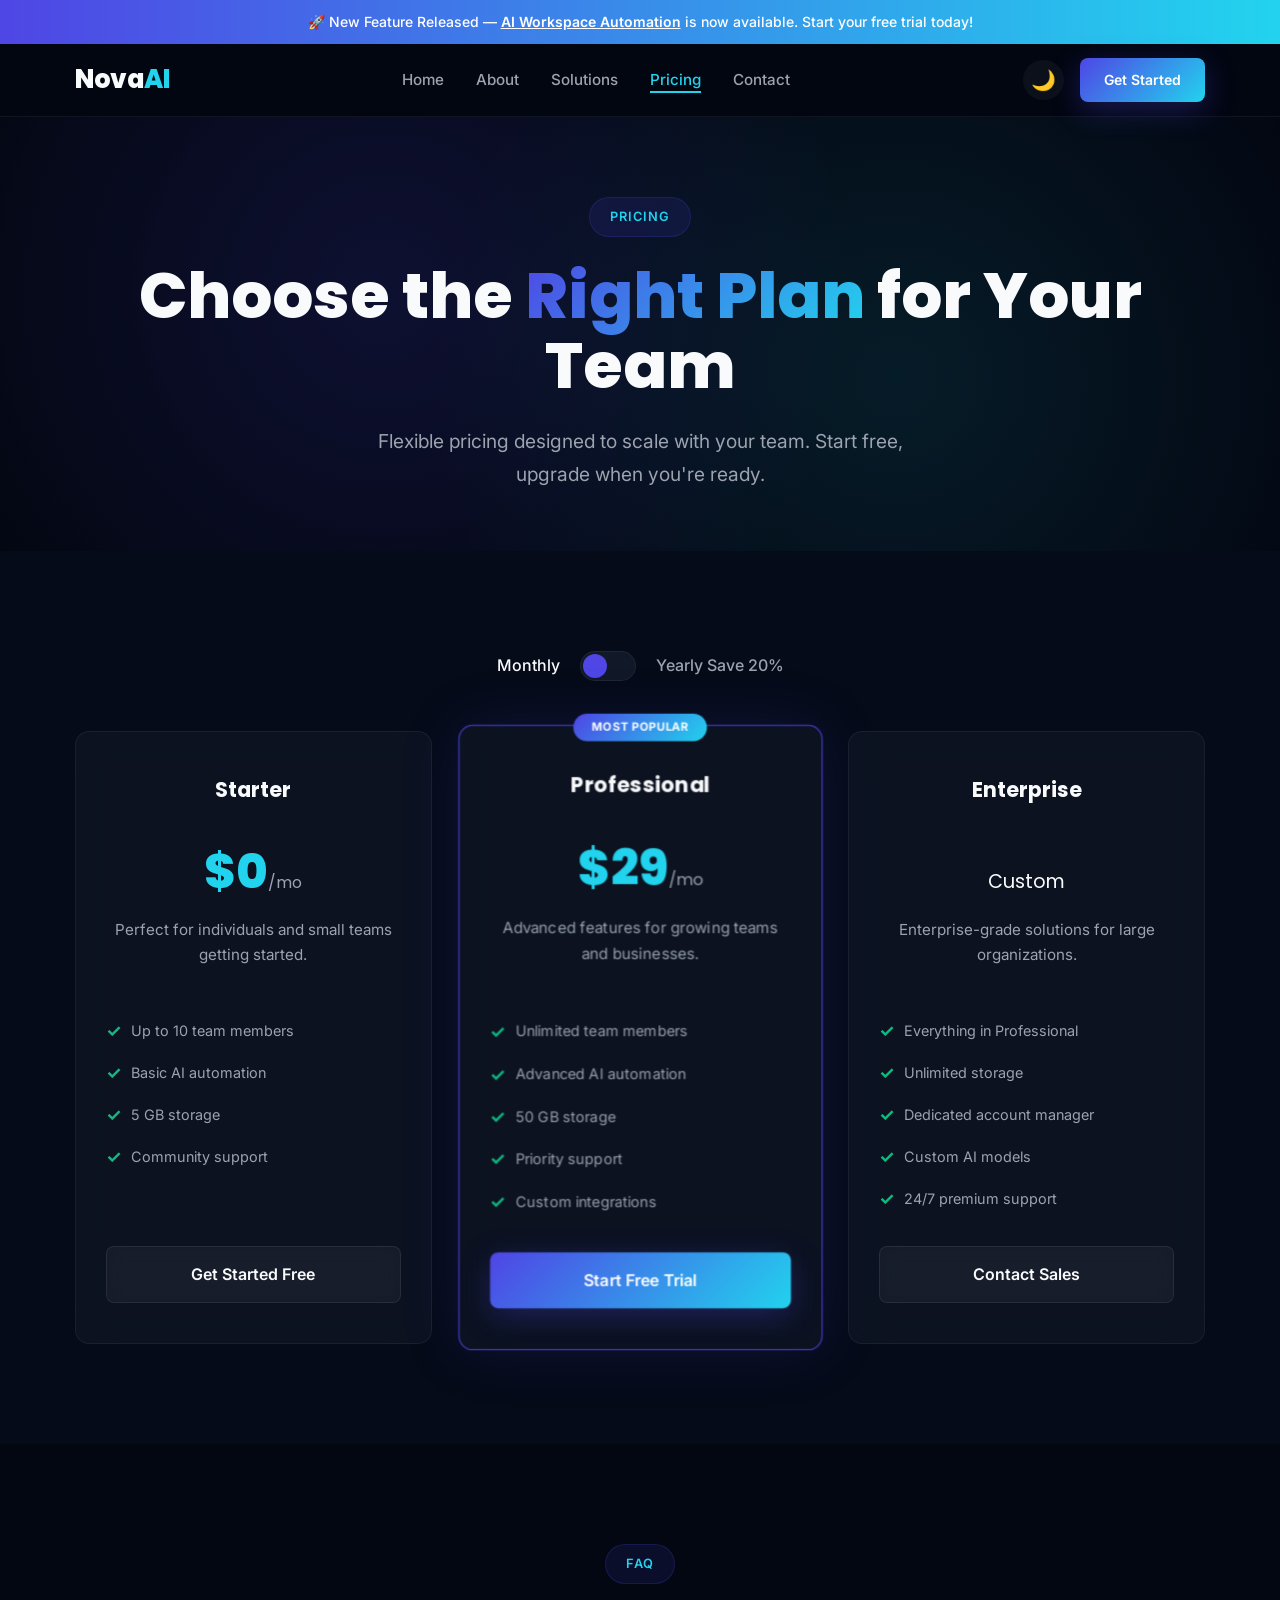
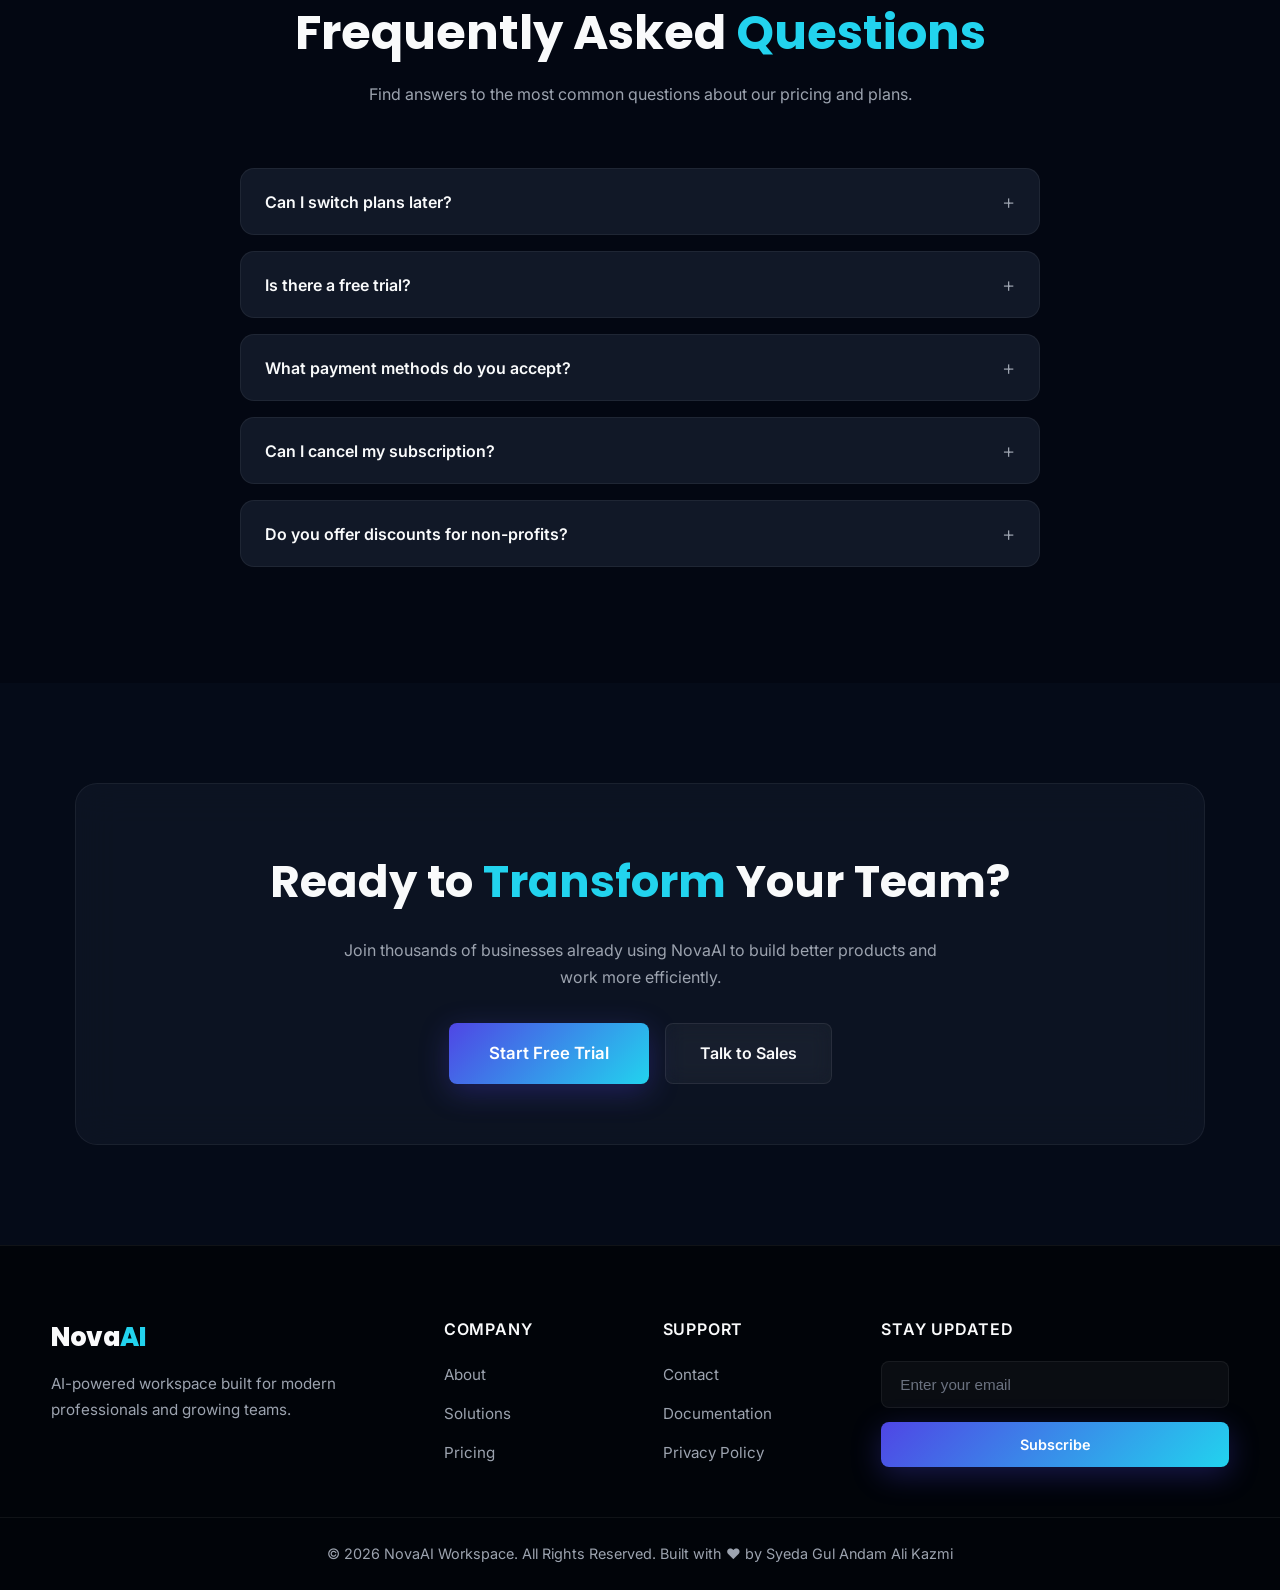
<file: pricing.html>
<!DOCTYPE html>
<html lang="en">

<head>

    <!-- =========================
         Basic Meta
    ========================== -->

    <meta charset="UTF-8">
    <meta http-equiv="X-UA-Compatible" content="IE=edge">
    <meta name="viewport" content="width=device-width, initial-scale=1.0">

    <!-- =========================
         SEO
    ========================== -->

    <title>Pricing Plans | NovaAI Workspace</title>

    <meta name="description" content="Choose the perfect plan for your team. NovaAI Workspace offers flexible pricing for startups, growing teams, and enterprises with AI-powered productivity tools.">
    <meta name="keywords" content="Pricing, Plans, AI Workspace, Team Plans, Enterprise Pricing, AI Tools">
    <meta name="author" content="Syeda Gul Andam Ali Kazmi">
    <meta name="robots" content="index,follow">

    <link rel="canonical" href="https://github.com/gul310/NovaAI-Workspace/pricing.html">

    <!-- =========================
         Open Graph
    ========================== -->

    <meta property="og:title" content="Pricing Plans | NovaAI Workspace">
    <meta property="og:description" content="Choose the perfect plan for your team with flexible pricing options.">
    <meta property="og:type" content="website">
    <meta property="og:image" content="assets/images/og-image.jpg">
    <meta property="og:url" content="https://github.com/gul310/NovaAI-Workspace/pricing.html">

    <!-- =========================
         Twitter Card
    ========================== -->

    <meta name="twitter:card" content="summary_large_image">
    <meta name="twitter:title" content="Pricing Plans | NovaAI Workspace">
    <meta name="twitter:description" content="Flexible pricing for teams of all sizes.">
    <meta name="twitter:image" content="assets/images/og-image.jpg">

    <!-- =========================
         JSON-LD Schema
    ========================== -->

    <script type="application/ld+json">
        {
            "@context": "https://schema.org",
            "@type": "Product",
            "name": "NovaAI Workspace",
            "description": "AI-powered productivity platform for modern teams",
            "brand": {
                "@type": "Brand",
                "name": "NovaAI"
            },
            "offers": [{
                "@type": "Offer",
                "name": "Starter Plan",
                "price": "0",
                "priceCurrency": "USD"
            }, {
                "@type": "Offer",
                "name": "Professional Plan",
                "price": "29",
                "priceCurrency": "USD"
            }, {
                "@type": "Offer",
                "name": "Enterprise Plan",
                "price": "Custom",
                "priceCurrency": "USD"
            }]
        }
    </script>

    <!-- =========================
         Google Fonts
    ========================== -->

    <link rel="preconnect" href="https://fonts.googleapis.com">
    <link rel="preconnect" href="https://fonts.gstatic.com" crossorigin>

    <link href="https://fonts.googleapis.com/css2?family=Inter:wght@300;400;500;600;700;800&family=Poppins:wght@400;500;600;700;800&display=swap" rel="stylesheet">

    <!-- =========================
         Favicon
    ========================== -->

    <link rel="icon" type="image/png" href="assets/favicon/favicon.png">
    <link rel="apple-touch-icon" href="assets/favicon/apple-touch-icon.png">

    <!-- =========================
         ALL STYLES INCLUDED
    ========================== -->

    <style>
        /* ==========================================================
           CSS VARIABLES
        ========================================================== */

        :root {
            --primary: #4F46E5;
            --primary-light: #818CF8;
            --primary-dark: #4338CA;
            --secondary: #22D3EE;
            --secondary-light: #67E8F9;

            --success: #10B981;
            --warning: #F59E0B;
            --danger: #EF4444;

            --bg-dark: #030712;
            --bg-card: #111827;
            --bg-card-hover: #1F2937;
            --bg-elevated: #1F2937;
            --bg-surface: #050B18;

            --border: #374151;
            --border-light: rgba(255, 255, 255, 0.06);
            --border-medium: rgba(255, 255, 255, 0.08);

            --text: #F9FAFB;
            --text-light: #CBD5E1;
            --text-gray: #9CA3AF;
            --text-muted: #6B7280;

            --white: #ffffff;

            --shadow: 0 10px 30px rgba(0, 0, 0, 0.18);
            --shadow-lg: 0 20px 60px rgba(0, 0, 0, 0.4);
            --shadow-glow: 0 0 60px rgba(79, 70, 229, 0.15);

            --radius-sm: 8px;
            --radius-md: 14px;
            --radius-lg: 22px;
            --radius-xl: 28px;

            --transition: 0.35s cubic-bezier(0.4, 0, 0.2, 1);
            --transition-slow: 0.6s cubic-bezier(0.4, 0, 0.2, 1);

            --glass-bg: rgba(17, 24, 39, 0.6);
            --glass-border: rgba(255, 255, 255, 0.06);
            --glass-blur: blur(20px);
        }

        /* ==========================================================
           RESET
        ========================================================== */

        * {
            margin: 0;
            padding: 0;
            box-sizing: border-box;
        }

        html {
            scroll-behavior: smooth;
        }

        body {
            font-family: 'Inter', -apple-system, BlinkMacSystemFont, sans-serif;
            background: var(--bg-dark);
            color: var(--text);
            line-height: 1.7;
            -webkit-font-smoothing: antialiased;
            -moz-osx-font-smoothing: grayscale;
            overflow-x: hidden;
        }

        img {
            display: block;
            max-width: 100%;
        }

        ul {
            list-style: none;
        }

        a {
            text-decoration: none;
            color: inherit;
            transition: var(--transition);
        }

        button {
            cursor: pointer;
            font-family: inherit;
            border: none;
            background: none;
        }

        /* ==========================================================
           GLOBAL
        ========================================================== */

        .container {
            width: min(92%, 1200px);
            margin: 0 auto;
            padding: 0 24px;
        }

        section {
            padding: 100px 0;
        }

        .section-header {
            max-width: 700px;
            margin: 0 auto 60px;
            text-align: center;
        }

        .section-header h2 {
            font-size: clamp(2rem, 4vw, 3rem);
            font-family: 'Poppins', sans-serif;
            margin: 20px 0;
            line-height: 1.2;
        }

        .section-header h2 span {
            color: var(--secondary);
        }

        .section-header p {
            color: var(--text-gray);
            max-width: 600px;
            margin: 0 auto;
        }

        .section-badge {
            display: inline-block;
            padding: 8px 20px;
            border-radius: 100px;
            background: rgba(79, 70, 229, 0.12);
            color: var(--secondary);
            font-size: 0.8rem;
            font-weight: 600;
            text-transform: uppercase;
            letter-spacing: 0.08em;
            border: 1px solid rgba(79, 70, 229, 0.2);
        }

        /* ==========================================================
           GLASS CARD
        ========================================================== */

        .glass-card {
            background: var(--glass-bg);
            backdrop-filter: var(--glass-blur);
            -webkit-backdrop-filter: var(--glass-blur);
            border: 1px solid var(--glass-border);
            border-radius: var(--radius-md);
        }

        /* ==========================================================
           SKIP LINK
        ========================================================== */

        .skip-link {
            position: absolute;
            top: -100px;
            left: 30px;
            background: var(--primary);
            color: #fff;
            padding: 12px 24px;
            border-radius: var(--radius-sm);
            z-index: 9999;
            font-weight: 600;
        }

        .skip-link:focus {
            top: 20px;
        }

        /* ==========================================================
           ANNOUNCEMENT BAR
        ========================================================== */

        .announcement-bar {
            background: linear-gradient(90deg, var(--primary), var(--secondary));
            padding: 10px 0;
            text-align: center;
            font-size: 0.875rem;
            font-weight: 500;
            color: #fff;
            position: relative;
            z-index: 100;
        }

        .announcement-bar .announcement-link {
            color: #fff;
            text-decoration: underline;
            font-weight: 600;
            transition: var(--transition);
        }

        .announcement-bar .announcement-link:hover {
            opacity: 0.8;
        }

        /* ==========================================================
           HEADER / NAVIGATION
        ========================================================== */

        .header {
            position: sticky;
            top: 0;
            z-index: 999;
            background: rgba(3, 7, 18, 0.8);
            backdrop-filter: var(--glass-blur);
            -webkit-backdrop-filter: var(--glass-blur);
            border-bottom: 1px solid var(--border-light);
        }

        .navbar {
            display: flex;
            justify-content: space-between;
            align-items: center;
            min-height: 72px;
            padding: 8px 0;
        }

        .logo {
            font-size: 1.6rem;
            font-family: 'Poppins', sans-serif;
            font-weight: 800;
            letter-spacing: -0.02em;
        }

        .logo span {
            color: var(--secondary);
        }

        .nav-menu {
            display: flex;
            gap: 32px;
            align-items: center;
        }

        .nav-menu a {
            color: var(--text-gray);
            font-size: 0.95rem;
            font-weight: 500;
            transition: var(--transition);
            position: relative;
        }

        .nav-menu a:hover,
        .nav-menu .active {
            color: var(--text);
        }

        .nav-menu .active {
            color: var(--secondary);
        }

        .nav-menu a::after {
            content: '';
            position: absolute;
            bottom: -4px;
            left: 0;
            width: 0;
            height: 2px;
            background: var(--secondary);
            transition: var(--transition);
        }

        .nav-menu a:hover::after,
        .nav-menu .active::after {
            width: 100%;
        }

        .nav-actions {
            display: flex;
            align-items: center;
            gap: 16px;
        }

        .theme-toggle {
            font-size: 1.25rem;
            padding: 8px;
            border-radius: 50%;
            color: var(--text-gray);
            transition: var(--transition);
            background: rgba(255, 255, 255, 0.04);
        }

        .theme-toggle:hover {
            background: var(--bg-card);
            color: var(--text);
        }

        .btn-small {
            padding: 10px 24px !important;
            font-size: 0.875rem !important;
        }

        /* ==========================================================
           BUTTONS
        ========================================================== */

        .btn-primary {
            display: inline-flex;
            align-items: center;
            justify-content: center;
            gap: 8px;
            padding: 14px 34px;
            border-radius: var(--radius-sm);
            background: linear-gradient(135deg, var(--primary), var(--secondary));
            color: #fff;
            font-weight: 600;
            font-size: 1rem;
            transition: var(--transition);
            box-shadow: 0 8px 30px rgba(79, 70, 229, 0.3);
            border: none;
            cursor: pointer;
            text-decoration: none;
        }

        .btn-primary:hover {
            transform: translateY(-4px);
            box-shadow: 0 16px 45px rgba(79, 70, 229, 0.4);
        }

        .btn-large {
            padding: 16px 40px;
            font-size: 1.05rem;
        }

        .btn-secondary {
            display: inline-flex;
            align-items: center;
            justify-content: center;
            padding: 14px 34px;
            border-radius: var(--radius-sm);
            border: 1px solid var(--border-medium);
            background: rgba(255, 255, 255, 0.04);
            backdrop-filter: blur(10px);
            color: var(--text);
            font-weight: 600;
            font-size: 1rem;
            transition: var(--transition);
            cursor: pointer;
            text-decoration: none;
        }

        .btn-secondary:hover {
            background: rgba(255, 255, 255, 0.08);
            transform: translateY(-4px);
            border-color: var(--secondary);
        }

        /* ==========================================================
           HAMBURGER
        ========================================================== */

        .hamburger {
            display: none;
            flex-direction: column;
            gap: 5px;
            padding: 6px;
            background: none;
            border: none;
            cursor: pointer;
        }

        .hamburger span {
            width: 26px;
            height: 2.5px;
            border-radius: 4px;
            background: var(--text);
            transition: var(--transition);
        }

        .hamburger.active span:nth-child(1) {
            transform: rotate(45deg) translate(5px, 5px);
        }

        .hamburger.active span:nth-child(2) {
            opacity: 0;
            transform: scaleX(0);
        }

        .hamburger.active span:nth-child(3) {
            transform: rotate(-45deg) translate(5px, -5px);
        }

        /* ==========================================================
           PAGE HERO
        ========================================================== */

        .page-hero {
            padding: 80px 0 60px;
            text-align: center;
            position: relative;
            overflow: hidden;
        }

        .page-hero::before {
            content: '';
            position: absolute;
            inset: 0;
            background:
                radial-gradient(circle at 30% 40%, rgba(79, 70, 229, 0.15), transparent 50%),
                radial-gradient(circle at 70% 60%, rgba(34, 211, 238, 0.1), transparent 50%);
            z-index: 0;
        }

        .page-hero-content {
            position: relative;
            z-index: 1;
        }

        .page-hero-content h1 {
            font-size: clamp(2.5rem, 5vw, 4rem);
            font-family: 'Poppins', sans-serif;
            font-weight: 800;
            margin: 24px 0;
            line-height: 1.1;
        }

        .page-hero-content h1 span {
            background: linear-gradient(135deg, var(--primary), var(--secondary));
            -webkit-background-clip: text;
            -webkit-text-fill-color: transparent;
            background-clip: text;
        }

        .page-hero-content p {
            color: var(--text-gray);
            font-size: 1.2rem;
            max-width: 600px;
            margin: 0 auto;
        }

        /* ==========================================================
           PRICING SPECIFIC STYLES
        ========================================================== */

        .pricing-section {
            background: var(--bg-surface);
        }

        .pricing-toggle {
            display: flex;
            align-items: center;
            justify-content: center;
            gap: 20px;
            margin-bottom: 50px;
        }

        .pricing-toggle span {
            color: var(--text-gray);
            font-weight: 500;
            font-size: 1rem;
        }

        .pricing-toggle span.active {
            color: var(--text);
        }

        .toggle-switch {
            width: 56px;
            height: 30px;
            background: var(--bg-card);
            border-radius: 30px;
            border: 1px solid var(--border-light);
            cursor: pointer;
            position: relative;
            transition: var(--transition);
        }

        .toggle-switch:hover {
            border-color: var(--secondary);
        }

        .toggle-switch .toggle-dot {
            width: 24px;
            height: 24px;
            background: var(--primary);
            border-radius: 50%;
            position: absolute;
            top: 2px;
            left: 2px;
            transition: var(--transition);
        }

        .toggle-switch.active .toggle-dot {
            left: 28px;
            background: var(--secondary);
        }

        .save-badge {
            color: var(--success);
            font-weight: 600;
        }

        .pricing-grid {
            display: grid;
            grid-template-columns: repeat(3, 1fr);
            gap: 30px;
            margin-top: 20px;
        }

        .pricing-card {
            padding: 40px 30px;
            text-align: center;
            transition: var(--transition);
            position: relative;
            display: flex;
            flex-direction: column;
        }

        .pricing-card:hover {
            transform: translateY(-8px);
            border-color: rgba(79, 70, 229, 0.3);
            box-shadow: var(--shadow-glow);
        }

        .pricing-card.popular {
            border-color: var(--primary);
            box-shadow: var(--shadow-glow);
            transform: scale(1.02);
        }

        .pricing-card.popular:hover {
            transform: scale(1.02) translateY(-8px);
        }

        .popular-badge {
            position: absolute;
            top: -12px;
            left: 50%;
            transform: translateX(-50%);
            background: linear-gradient(135deg, var(--primary), var(--secondary));
            color: #fff;
            padding: 4px 18px;
            border-radius: 100px;
            font-size: 0.7rem;
            font-weight: 700;
            text-transform: uppercase;
            letter-spacing: 0.05em;
            white-space: nowrap;
        }

        .pricing-card h3 {
            font-size: 1.3rem;
            font-family: 'Poppins', sans-serif;
            margin-bottom: 8px;
        }

        .pricing-price {
            font-size: 3rem;
            font-family: 'Poppins', sans-serif;
            font-weight: 800;
            color: var(--secondary);
            margin: 16px 0 4px;
        }

        .pricing-price span {
            font-size: 1rem;
            font-weight: 400;
            color: var(--text-gray);
        }

        .pricing-price .custom-text {
            font-size: 1.2rem;
            color: var(--text);
        }

        .pricing-description {
            color: var(--text-gray);
            font-size: 0.95rem;
            margin-bottom: 24px;
        }

        .pricing-features {
            text-align: left;
            margin: 24px 0 32px;
            display: flex;
            flex-direction: column;
            gap: 12px;
            flex: 1;
        }

        .pricing-features li {
            color: var(--text-gray);
            font-size: 0.9rem;
            display: flex;
            align-items: center;
            gap: 10px;
        }

        .pricing-features li::before {
            content: '✓';
            color: var(--success);
            font-weight: 700;
            font-size: 1.1rem;
        }

        .pricing-card .btn-primary,
        .pricing-card .btn-secondary {
            width: 100%;
            justify-content: center;
            margin-top: auto;
        }

        /* ==========================================================
           FAQ SECTION
        ========================================================== */

        .faq-pricing {
            background: var(--bg-dark);
        }

        .faq-container {
            max-width: 800px;
            margin: 0 auto;
        }

        .faq-item {
            background: var(--bg-card);
            border-radius: var(--radius-md);
            margin-bottom: 16px;
            border: 1px solid var(--border-light);
            transition: var(--transition);
            overflow: hidden;
        }

        .faq-item:hover {
            border-color: rgba(79, 70, 229, 0.3);
        }

        .faq-question {
            width: 100%;
            display: flex;
            justify-content: space-between;
            align-items: center;
            padding: 20px 24px;
            background: none;
            color: var(--text);
            font-size: 1rem;
            font-weight: 600;
            text-align: left;
            cursor: pointer;
            transition: var(--transition);
        }

        .faq-question:hover {
            color: var(--secondary);
        }

        .faq-icon {
            font-size: 1.3rem;
            font-weight: 300;
            transition: var(--transition);
            color: var(--text-gray);
            flex-shrink: 0;
            margin-left: 16px;
        }

        .faq-item.active .faq-icon {
            transform: rotate(45deg);
            color: var(--secondary);
        }

        .faq-answer {
            max-height: 0;
            overflow: hidden;
            padding: 0 24px;
            transition: max-height 0.4s ease, padding 0.4s ease;
        }

        .faq-item.active .faq-answer {
            max-height: 200px;
            padding: 0 24px 20px;
        }

        .faq-answer p {
            color: var(--text-gray);
            font-size: 0.95rem;
        }

        /* ==========================================================
           CTA
        ========================================================== */

        .cta {
            text-align: center;
            background: var(--bg-surface);
        }

        .cta-content {
            padding: 60px 40px;
            border-radius: var(--radius-lg);
            background: rgba(17, 24, 39, 0.7);
            backdrop-filter: var(--glass-blur);
            -webkit-backdrop-filter: var(--glass-blur);
            border: 1px solid var(--border-light);
        }

        .cta-content h2 {
            font-size: clamp(2rem, 3.5vw, 3rem);
            font-family: 'Poppins', sans-serif;
            margin-bottom: 16px;
        }

        .cta-content h2 span {
            color: var(--secondary);
        }

        .cta-content p {
            color: var(--text-gray);
            max-width: 600px;
            margin: 0 auto 32px;
        }

        .cta-buttons {
            display: flex;
            gap: 16px;
            justify-content: center;
            flex-wrap: wrap;
        }

        /* ==========================================================
           FOOTER
        ========================================================== */

        .footer {
            background: #010409;
            border-top: 1px solid var(--border-light);
        }

        .footer-grid {
            display: grid;
            grid-template-columns: 2fr 1fr 1fr 2fr;
            gap: 45px;
            padding: 70px 0 50px;
        }

        .footer-brand p {
            color: var(--text-gray);
            font-size: 0.95rem;
            margin-top: 12px;
            max-width: 300px;
        }

        .footer h4 {
            color: var(--text);
            font-size: 1rem;
            font-weight: 600;
            margin-bottom: 18px;
            text-transform: uppercase;
            letter-spacing: 0.05em;
        }

        .footer ul {
            display: flex;
            flex-direction: column;
            gap: 12px;
        }

        .footer ul li a {
            color: var(--text-gray);
            font-size: 0.95rem;
            transition: var(--transition);
        }

        .footer ul li a:hover {
            color: var(--secondary);
            transform: translateX(4px);
            display: inline-block;
        }

        .newsletter {
            display: flex;
            flex-direction: column;
            gap: 14px;
        }

        .newsletter input {
            padding: 14px 18px;
            border: 1px solid var(--border-light);
            border-radius: var(--radius-sm);
            background: rgba(255, 255, 255, 0.04);
            color: var(--text);
            font-size: 0.95rem;
            transition: var(--transition);
        }

        .newsletter input:focus {
            outline: none;
            border-color: var(--primary);
        }

        .newsletter input::placeholder {
            color: var(--text-muted);
        }

        .newsletter .btn-primary {
            padding: 14px 24px;
            font-size: 0.9rem;
            width: 100%;
        }

        .footer-bottom {
            padding: 24px 0;
            text-align: center;
            border-top: 1px solid var(--border-light);
        }

        .footer-bottom p {
            color: var(--text-gray);
            font-size: 0.9rem;
        }

        /* ==========================================================
           BACK TO TOP
        ========================================================== */

        #backToTop {
            position: fixed;
            right: 30px;
            bottom: 30px;
            width: 50px;
            height: 50px;
            border-radius: 50%;
            background: linear-gradient(135deg, var(--primary), var(--secondary));
            color: #fff;
            display: flex;
            justify-content: center;
            align-items: center;
            font-size: 1.4rem;
            box-shadow: var(--shadow);
            transition: var(--transition);
            opacity: 0;
            visibility: hidden;
            transform: translateY(20px);
            z-index: 900;
            border: none;
            cursor: pointer;
        }

        #backToTop.show {
            opacity: 1;
            visibility: visible;
            transform: translateY(0);
        }

        #backToTop:hover {
            transform: translateY(-4px) scale(1.05);
            box-shadow: 0 12px 40px rgba(79, 70, 229, 0.4);
        }

        /* ==========================================================
           SCROLLBAR
        ========================================================== */

        ::-webkit-scrollbar {
            width: 8px;
        }

        ::-webkit-scrollbar-track {
            background: var(--bg-dark);
        }

        ::-webkit-scrollbar-thumb {
            background: var(--primary);
            border-radius: 10px;
        }

        ::-webkit-scrollbar-thumb:hover {
            background: var(--secondary);
        }

        /* ==========================================================
           RESPONSIVE
        ========================================================== */

        @media (max-width: 992px) {
            .pricing-grid {
                grid-template-columns: repeat(2, 1fr);
            }

            .pricing-card.popular {
                transform: scale(1);
            }

            .pricing-card.popular:hover {
                transform: translateY(-8px);
            }

            .footer-grid {
                grid-template-columns: repeat(2, 1fr);
            }

            .page-hero {
                padding: 60px 0 40px;
            }

            .page-hero-content h1 {
                font-size: clamp(2rem, 4vw, 3rem);
            }

            .page-hero-content p {
                font-size: 1rem;
            }
        }

        @media (max-width: 768px) {
            .hamburger {
                display: flex;
            }

            .nav-menu {
                position: fixed;
                top: 72px;
                left: -100%;
                width: 100%;
                height: calc(100vh - 72px);
                background: var(--bg-dark);
                flex-direction: column;
                justify-content: flex-start;
                align-items: center;
                gap: 30px;
                padding-top: 50px;
                transition: left 0.4s cubic-bezier(0.4, 0, 0.2, 1);
                border-top: 1px solid var(--border-light);
                z-index: 998;
                overflow-y: auto;
            }

            .nav-menu.active {
                left: 0;
            }

            .nav-menu a {
                font-size: 1.2rem;
            }

            .nav-actions .btn-primary {
                display: none;
            }

            section {
                padding: 60px 0;
            }

            .pricing-grid {
                grid-template-columns: 1fr;
                max-width: 450px;
                margin: 0 auto;
            }

            .pricing-toggle {
                flex-wrap: wrap;
                gap: 12px;
            }

            .pricing-card {
                padding: 32px 24px;
            }

            .footer-grid {
                grid-template-columns: 1fr;
                text-align: center;
            }

            .footer-brand p {
                margin: 12px auto 0;
                max-width: 300px;
            }

            .footer ul {
                align-items: center;
            }

            .newsletter {
                max-width: 400px;
                margin: 0 auto;
            }

            .newsletter .btn-primary {
                width: 100%;
                justify-content: center;
            }

            .cta-content {
                padding: 40px 24px;
            }

            .cta-buttons {
                flex-direction: column;
                align-items: center;
            }

            .cta-buttons .btn-primary,
            .cta-buttons .btn-secondary {
                width: 100%;
                max-width: 350px;
            }

            #backToTop {
                width: 44px;
                height: 44px;
                right: 16px;
                bottom: 16px;
                font-size: 1.2rem;
            }

            .faq-question {
                font-size: 0.95rem;
                padding: 16px 18px;
            }

            .faq-answer {
                padding: 0 18px;
            }

            .faq-item.active .faq-answer {
                padding: 0 18px 16px;
            }
        }

        @media (max-width: 576px) {
            section {
                padding: 50px 0;
            }

            .container {
                padding: 0 16px;
            }

            .page-hero-content h1 {
                font-size: clamp(1.8rem, 5vw, 2.5rem);
            }

            .pricing-card {
                padding: 28px 20px;
            }

            .pricing-price {
                font-size: 2.5rem;
            }

            .cta-content {
                padding: 32px 20px;
            }

            .cta-content h2 {
                font-size: clamp(1.5rem, 4.5vw, 2rem);
            }

            #backToTop {
                width: 40px;
                height: 40px;
                right: 12px;
                bottom: 12px;
                font-size: 1rem;
            }

            .pricing-toggle span {
                font-size: 0.9rem;
            }

            .toggle-switch {
                width: 48px;
                height: 26px;
            }

            .toggle-switch .toggle-dot {
                width: 20px;
                height: 20px;
                top: 2px;
                left: 2px;
            }

            .toggle-switch.active .toggle-dot {
                left: 24px;
            }
        }

        @media (max-width: 360px) {
            .page-hero-content h1 {
                font-size: 1.5rem;
            }

            .container {
                padding: 0 12px;
            }

            .pricing-card {
                padding: 24px 16px;
            }

            .pricing-features li {
                font-size: 0.85rem;
            }
        }
    </style>

</head>

<body>

    <!-- =========================
         Skip Link
    ========================== -->

    <a href="#main-content" class="skip-link">Skip to Content</a>

    <!-- =========================
         Announcement Bar
    ========================== -->

    <section class="announcement-bar" role="banner" aria-label="Announcement">
        <div class="container">
            <p>
                🚀 New Feature Released —
                <a href="services.html" class="announcement-link">AI Workspace Automation</a>
                is now available. Start your free trial today!
            </p>
        </div>
    </section>

    <!-- =========================
         Header / Navigation
    ========================== -->

    <header class="header" role="banner">
        <div class="container">
            <nav class="navbar" role="navigation" aria-label="Main Navigation">

                <!-- Logo -->
                <a href="index.html" class="logo" aria-label="NovaAI Workspace Home">
                    Nova<span>AI</span>
                </a>

                <!-- Navigation Menu -->
                <ul class="nav-menu" id="navMenu">
                    <li>
                        <a href="index.html">Home</a>
                    </li>
                    <li>
                        <a href="about.html">About</a>
                    </li>
                    <li>
                        <a href="services.html">Solutions</a>
                    </li>
                    <li>
                        <a href="pricing.html" class="active">Pricing</a>
                    </li>
                    <li>
                        <a href="contact.html">Contact</a>
                    </li>
                </ul>

                <!-- Right Actions -->
                <div class="nav-actions">
                    <button id="theme-toggle" aria-label="Toggle Dark Mode" class="theme-toggle">
                        🌙
                    </button>
                    <a href="contact.html" class="btn-primary btn-small">Get Started</a>
                </div>

                <!-- Mobile Menu Button -->
                <button class="hamburger" id="hamburgerMenu" aria-expanded="false" aria-controls="navMenu" aria-label="Toggle Navigation">
                    <span></span>
                    <span></span>
                    <span></span>
                </button>

            </nav>
        </div>
    </header>

    <!-- =========================
         MAIN CONTENT
    ========================== -->

    <main id="main-content">

        <!-- =========================================
             PRICING HERO
        ========================================== -->

        <section class="page-hero" aria-labelledby="page-hero-title">
            <div class="container">
                <div class="page-hero-content">
                    <span class="section-badge">PRICING</span>
                    <h1 id="page-hero-title">
                        Choose the <span>Right Plan</span> for Your Team
                    </h1>
                    <p>
                        Flexible pricing designed to scale with your team.
                        Start free, upgrade when you're ready.
                    </p>
                </div>
            </div>
        </section>

        <!-- =========================================
             PRICING PLANS
        ========================================== -->

        <section class="pricing-section" aria-labelledby="pricing-title">
            <div class="container">

                <div class="pricing-toggle">
                    <span class="active" id="monthlyLabel">Monthly</span>
                    <div class="toggle-switch" id="pricingToggle" role="button" tabindex="0" aria-label="Toggle between monthly and yearly pricing">
                        <div class="toggle-dot"></div>
                    </div>
                    <span id="yearlyLabel">Yearly <span class="save-badge">Save 20%</span></span>
                </div>

                <div class="pricing-grid" id="pricingGrid">

                    <!-- Starter -->
                    <div class="pricing-card glass-card">
                        <h3>Starter</h3>
                        <div class="pricing-price" id="starterPrice">
                            $0<span>/mo</span>
                        </div>
                        <p class="pricing-description">
                            Perfect for individuals and small teams getting started.
                        </p>
                        <ul class="pricing-features">
                            <li>Up to 10 team members</li>
                            <li>Basic AI automation</li>
                            <li>5 GB storage</li>
                            <li>Community support</li>
                        </ul>
                        <a href="#" class="btn-secondary">Get Started Free</a>
                    </div>

                    <!-- Professional (Popular) -->
                    <div class="pricing-card glass-card popular">
                        <span class="popular-badge">Most Popular</span>
                        <h3>Professional</h3>
                        <div class="pricing-price" id="professionalPrice">
                            $29<span>/mo</span>
                        </div>
                        <p class="pricing-description">
                            Advanced features for growing teams and businesses.
                        </p>
                        <ul class="pricing-features">
                            <li>Unlimited team members</li>
                            <li>Advanced AI automation</li>
                            <li>50 GB storage</li>
                            <li>Priority support</li>
                            <li>Custom integrations</li>
                        </ul>
                        <a href="#" class="btn-primary">Start Free Trial</a>
                    </div>

                    <!-- Enterprise -->
                    <div class="pricing-card glass-card">
                        <h3>Enterprise</h3>
                        <div class="pricing-price">
                            <span class="custom-text">Custom</span>
                        </div>
                        <p class="pricing-description">
                            Enterprise-grade solutions for large organizations.
                        </p>
                        <ul class="pricing-features">
                            <li>Everything in Professional</li>
                            <li>Unlimited storage</li>
                            <li>Dedicated account manager</li>
                            <li>Custom AI models</li>
                            <li>24/7 premium support</li>
                        </ul>
                        <a href="contact.html" class="btn-secondary">Contact Sales</a>
                    </div>

                </div>

            </div>
        </section>

        <!-- =========================================
             FAQ SECTION
        ========================================== -->

        <section class="faq-pricing" aria-labelledby="faq-title">
            <div class="container">

                <div class="section-header">
                    <span class="section-badge">FAQ</span>
                    <h2 id="faq-title">
                        Frequently Asked <span>Questions</span>
                    </h2>
                    <p>
                        Find answers to the most common questions about our
                        pricing and plans.
                    </p>
                </div>

                <div class="faq-container">

                    <div class="faq-item">
                        <button class="faq-question" aria-expanded="false">
                            Can I switch plans later?
                            <span class="faq-icon">+</span>
                        </button>
                        <div class="faq-answer">
                            <p>Absolutely! You can upgrade or downgrade your plan at any time. Changes take effect immediately and are prorated accordingly.</p>
                        </div>
                    </div>

                    <div class="faq-item">
                        <button class="faq-question" aria-expanded="false">
                            Is there a free trial?
                            <span class="faq-icon">+</span>
                        </button>
                        <div class="faq-answer">
                            <p>Yes! All paid plans come with a 14-day free trial. No credit card is required to start your trial.</p>
                        </div>
                    </div>

                    <div class="faq-item">
                        <button class="faq-question" aria-expanded="false">
                            What payment methods do you accept?
                            <span class="faq-icon">+</span>
                        </button>
                        <div class="faq-answer">
                            <p>We accept all major credit cards (Visa, Mastercard, Amex), PayPal, and bank transfers for enterprise plans.</p>
                        </div>
                    </div>

                    <div class="faq-item">
                        <button class="faq-question" aria-expanded="false">
                            Can I cancel my subscription?
                            <span class="faq-icon">+</span>
                        </button>
                        <div class="faq-answer">
                            <p>Yes, you can cancel your subscription at any time. You'll retain access to your plan until the end of your billing cycle.</p>
                        </div>
                    </div>

                    <div class="faq-item">
                        <button class="faq-question" aria-expanded="false">
                            Do you offer discounts for non-profits?
                            <span class="faq-icon">+</span>
                        </button>
                        <div class="faq-answer">
                            <p>Yes! We offer special pricing for non-profit organizations. Please contact our sales team for more information.</p>
                        </div>
                    </div>

                </div>

            </div>
        </section>

        <!-- =========================================
             CALL TO ACTION
        ========================================== -->

        <section class="cta" aria-labelledby="cta-title">
            <div class="container">

                <div class="cta-content glass-card">
                    <h2 id="cta-title">
                        Ready to <span>Transform</span> Your Team?
                    </h2>
                    <p>
                        Join thousands of businesses already using NovaAI
                        to build better products and work more efficiently.
                    </p>
                    <div class="cta-buttons">
                        <a href="#" class="btn-primary btn-large">
                            Start Free Trial
                        </a>
                        <a href="contact.html" class="btn-secondary btn-large">
                            Talk to Sales
                        </a>
                    </div>
                </div>

            </div>
        </section>

    </main>

    <!-- =========================================
         FOOTER
    ========================================== -->

    <footer class="footer" role="contentinfo">
        <div class="container footer-grid">

            <!-- Brand -->
            <div class="footer-brand">
                <h3 class="logo">Nova<span>AI</span></h3>
                <p>
                    AI-powered workspace built for modern
                    professionals and growing teams.
                </p>
            </div>

            <!-- Company Links -->
            <div>
                <h4>Company</h4>
                <ul>
                    <li><a href="about.html">About</a></li>
                    <li><a href="services.html">Solutions</a></li>
                    <li><a href="pricing.html">Pricing</a></li>
                </ul>
            </div>

            <!-- Support Links -->
            <div>
                <h4>Support</h4>
                <ul>
                    <li><a href="contact.html">Contact</a></li>
                    <li><a href="#">Documentation</a></li>
                    <li><a href="#">Privacy Policy</a></li>
                </ul>
            </div>

            <!-- Newsletter -->
            <div>
                <h4>Stay Updated</h4>
                <form class="newsletter" id="newsletterForm">
                    <input type="email" placeholder="Enter your email" required aria-label="Email address">
                    <button type="submit" class="btn-primary">Subscribe</button>
                </form>
            </div>

        </div>

        <div class="footer-bottom">
            <div class="container">
                <p>
                    © 2026 NovaAI Workspace. All Rights Reserved.
                    Built with ❤️ by Syeda Gul Andam Ali Kazmi
                </p>
            </div>
        </div>

    </footer>

    <!-- =========================================
         BACK TO TOP BUTTON
    ========================================== -->

    <button id="backToTop" aria-label="Back To Top" class="back-to-top">
        ↑
    </button>

    <!-- =========================================
         JAVASCRIPT
    ========================================== -->

    <script>
        // ==========================================================
        // MOBILE NAVIGATION
        // ==========================================================

        const hamburger = document.getElementById('hamburgerMenu');
        const navMenu = document.getElementById('navMenu');

        if (hamburger && navMenu) {
            hamburger.addEventListener('click', function() {
                const isActive = navMenu.classList.toggle('active');
                hamburger.classList.toggle('active');
                hamburger.setAttribute('aria-expanded', isActive);
                hamburger.setAttribute(
                    'aria-label',
                    isActive ? 'Close Navigation' : 'Open Navigation'
                );
            });

            document.querySelectorAll('.nav-menu a').forEach(function(link) {
                link.addEventListener('click', function() {
                    navMenu.classList.remove('active');
                    hamburger.classList.remove('active');
                    hamburger.setAttribute('aria-expanded', 'false');
                    hamburger.setAttribute('aria-label', 'Open Navigation');
                });
            });

            document.addEventListener('click', function(event) {
                const isClickInside = navMenu.contains(event.target) ||
                    hamburger.contains(event.target);
                if (!isClickInside && navMenu.classList.contains('active')) {
                    navMenu.classList.remove('active');
                    hamburger.classList.remove('active');
                    hamburger.setAttribute('aria-expanded', 'false');
                    hamburger.setAttribute('aria-label', 'Open Navigation');
                }
            });

            document.addEventListener('keydown', function(event) {
                if (event.key === 'Escape' && navMenu.classList.contains('active')) {
                    navMenu.classList.remove('active');
                    hamburger.classList.remove('active');
                    hamburger.setAttribute('aria-expanded', 'false');
                    hamburger.setAttribute('aria-label', 'Open Navigation');
                    hamburger.focus();
                }
            });
        }

        // ==========================================================
        // BACK TO TOP
        // ==========================================================

        const backToTop = document.getElementById('backToTop');

        if (backToTop) {
            window.addEventListener('scroll', function() {
                if (window.scrollY > 500) {
                    backToTop.classList.add('show');
                } else {
                    backToTop.classList.remove('show');
                }
            });

            backToTop.addEventListener('click', function() {
                window.scrollTo({
                    top: 0,
                    behavior: 'smooth'
                });
            });
        }

        // ==========================================================
        // THEME TOGGLE
        // ==========================================================

        const themeToggle = document.getElementById('theme-toggle');

        if (themeToggle) {
            const savedTheme = localStorage.getItem('novaai-theme');

            if (savedTheme === 'light') {
                document.body.classList.add('light-mode');
                themeToggle.textContent = '☀️';
            }

            themeToggle.addEventListener('click', function() {
                document.body.classList.toggle('light-mode');

                if (document.body.classList.contains('light-mode')) {
                    this.textContent = '☀️';
                    localStorage.setItem('novaai-theme', 'light');
                } else {
                    this.textContent = '🌙';
                    localStorage.setItem('novaai-theme', 'dark');
                }
            });
        }

        // ==========================================================
        // HEADER SHADOW
        // ==========================================================

        const header = document.querySelector('.header');

        if (header) {
            window.addEventListener('scroll', function() {
                if (window.scrollY > 40) {
                    header.style.boxShadow = '0 4px 30px rgba(0, 0, 0, 0.3)';
                    header.style.borderBottom = '1px solid rgba(255, 255, 255, 0.08)';
                } else {
                    header.style.boxShadow = 'none';
                    header.style.borderBottom = '1px solid rgba(255, 255, 255, 0.06)';
                }
            });
        }

        // ==========================================================
        // PRICING TOGGLE - MONTHLY / YEARLY
        // ==========================================================

        const pricingToggle = document.getElementById('pricingToggle');
        const monthlyLabel = document.getElementById('monthlyLabel');
        const yearlyLabel = document.getElementById('yearlyLabel');
        const starterPrice = document.getElementById('starterPrice');
        const professionalPrice = document.getElementById('professionalPrice');

        let isYearly = false;

        if (pricingToggle) {
            pricingToggle.addEventListener('click', function() {
                isYearly = !isYearly;
                this.classList.toggle('active');

                if (isYearly) {
                    monthlyLabel.classList.remove('active');
                    yearlyLabel.classList.add('active');
                    starterPrice.innerHTML = '$0<span>/year</span>';
                    professionalPrice.innerHTML = '$23<span>/year</span>';
                } else {
                    monthlyLabel.classList.add('active');
                    yearlyLabel.classList.remove('active');
                    starterPrice.innerHTML = '$0<span>/mo</span>';
                    professionalPrice.innerHTML = '$29<span>/mo</span>';
                }
            });

            // Keyboard support for toggle
            pricingToggle.addEventListener('keydown', function(event) {
                if (event.key === 'Enter' || event.key === ' ') {
                    event.preventDefault();
                    this.click();
                }
            });
        }

        // ==========================================================
        // FAQ ACCORDION
        // ==========================================================

        const faqQuestions = document.querySelectorAll('.faq-question');

        faqQuestions.forEach(function(question) {
            question.addEventListener('click', function() {
                const parent = this.parentElement;
                const isActive = parent.classList.contains('active');

                document.querySelectorAll('.faq-item').forEach(function(item) {
                    item.classList.remove('active');
                    const btn = item.querySelector('.faq-question');
                    if (btn) {
                        btn.setAttribute('aria-expanded', 'false');
                    }
                });

                if (!isActive) {
                    parent.classList.add('active');
                    this.setAttribute('aria-expanded', 'true');
                }
            });

            question.addEventListener('keydown', function(event) {
                if (event.key === 'Enter' || event.key === ' ') {
                    event.preventDefault();
                    this.click();
                }
            });
        });

        // ==========================================================
        // NEWSLETTER
        // ==========================================================

        const newsletterForm = document.querySelector('.newsletter');

        if (newsletterForm) {
            const emailInput = newsletterForm.querySelector('input[type="email"]');

            newsletterForm.addEventListener('submit', function(event) {
                event.preventDefault();

                const email = emailInput.value.trim();
                const pattern = /^[^\s@]+@[^\s@]+\.[^\s@]+$/;

                if (!email) {
                    alert('Please enter your email address.');
                    emailInput.focus();
                    emailInput.style.borderColor = '#EF4444';
                    return;
                }

                if (!pattern.test(email)) {
                    alert('Please enter a valid email address.');
                    emailInput.focus();
                    emailInput.style.borderColor = '#EF4444';
                    return;
                }

                emailInput.style.borderColor = '#10B981';
                alert('Thank you for subscribing! 🎉');
                newsletterForm.reset();

                setTimeout(function() {
                    emailInput.style.borderColor = '';
                }, 3000);
            });

            emailInput.addEventListener('input', function() {
                if (this.style.borderColor === '#EF4444') {
                    this.style.borderColor = '';
                }
            });
        }

        // ==========================================================
        // CONSOLE BRANDING
        // ==========================================================

        console.log('%c 🚀 NovaAI Workspace ', 'background: #4F46E5; color: #fff; padding: 8px 16px; border-radius: 8px; font-weight: bold; font-size: 16px;');
        console.log('%c Built by Syeda Gul Andam Ali Kazmi ', 'color: #22D3EE; font-size: 14px;');
        console.log('%c DecodeLabs Internship Project 2026 ', 'color: #9CA3AF; font-size: 12px;');
    </script>

</body>

</html>
</file>
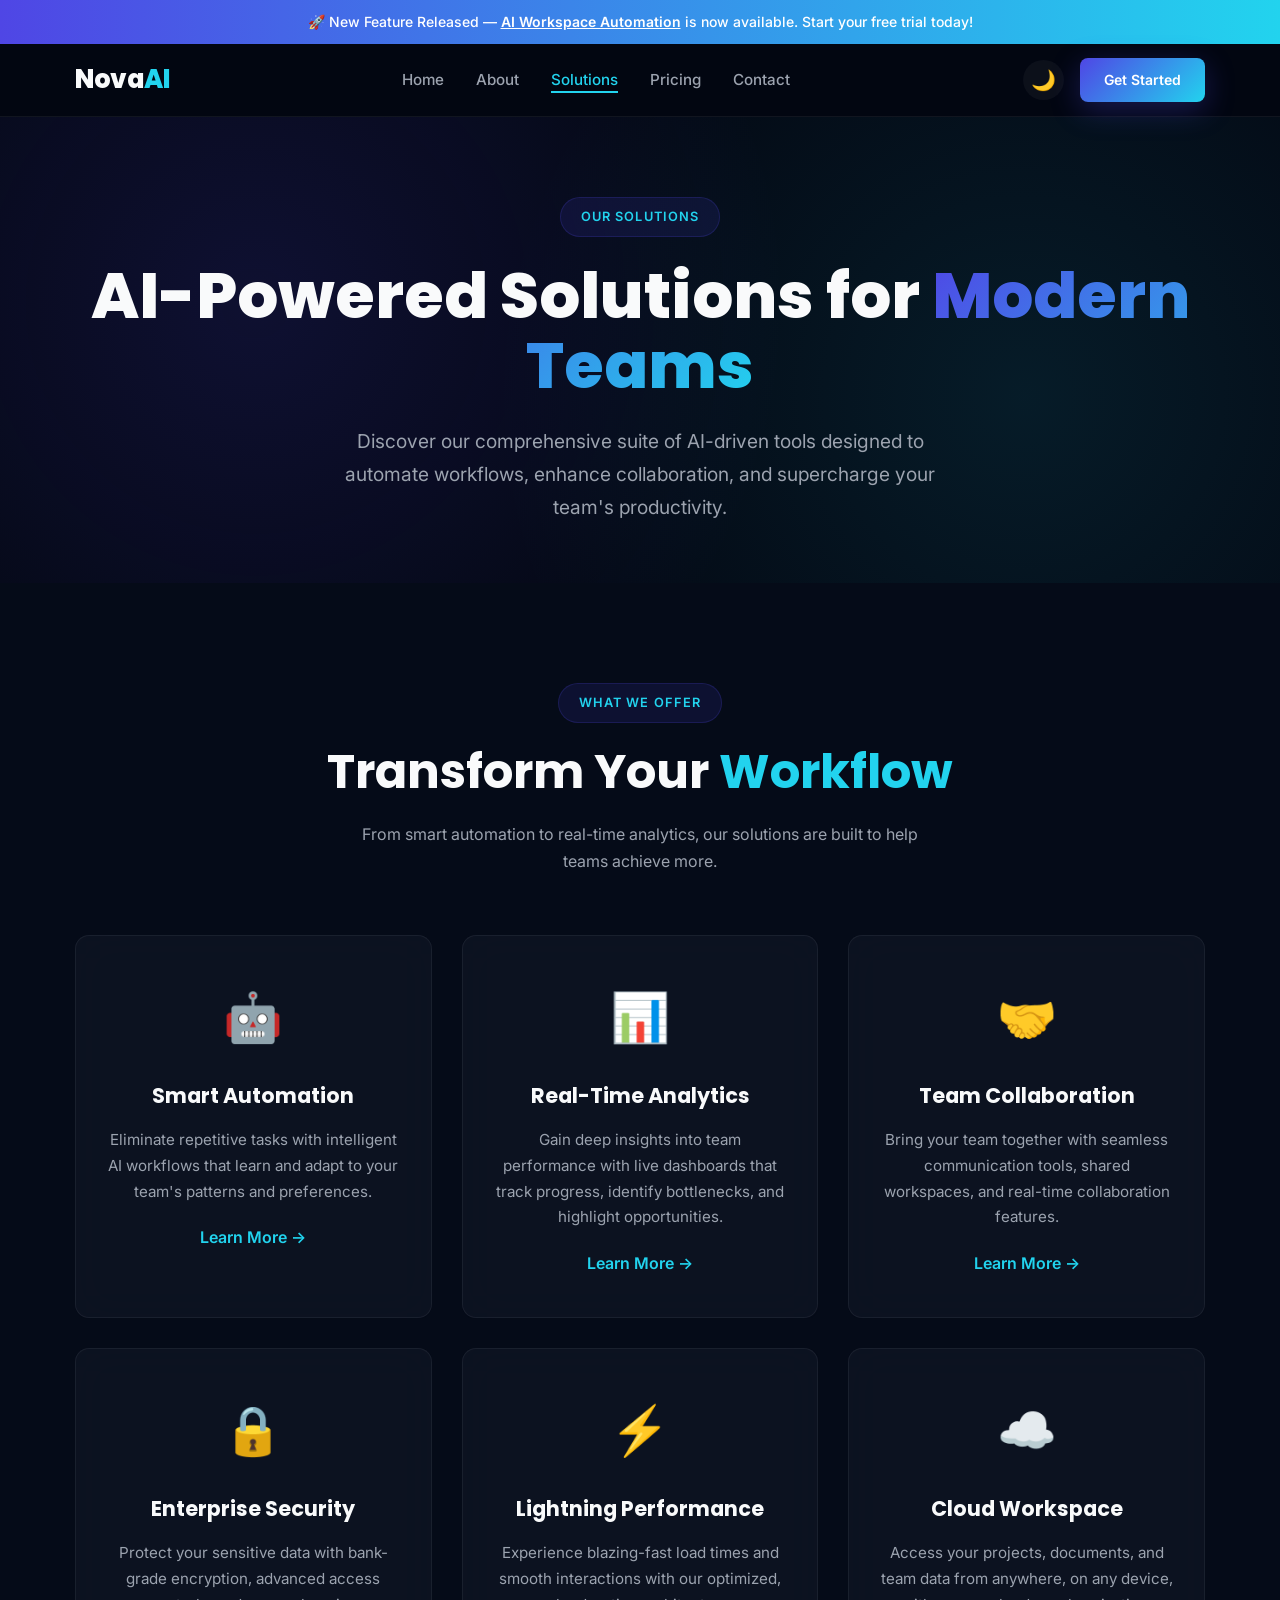
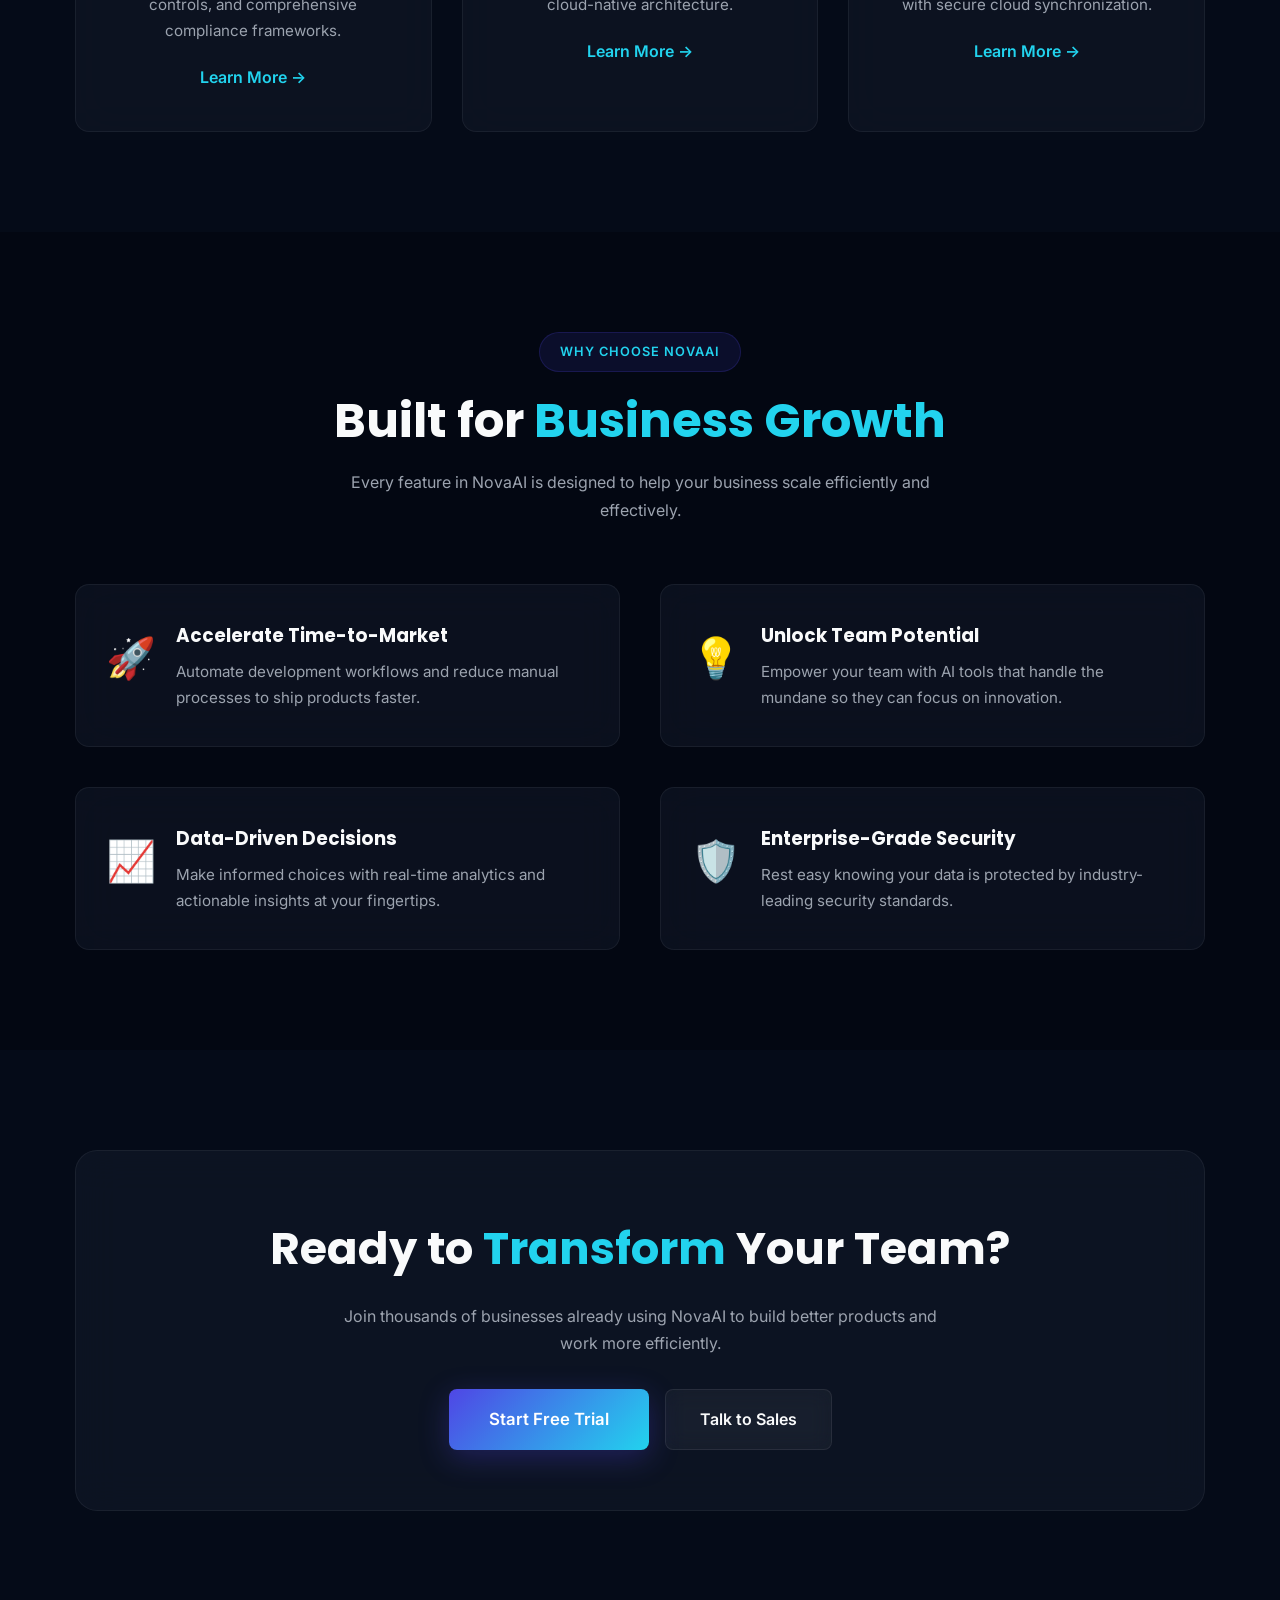
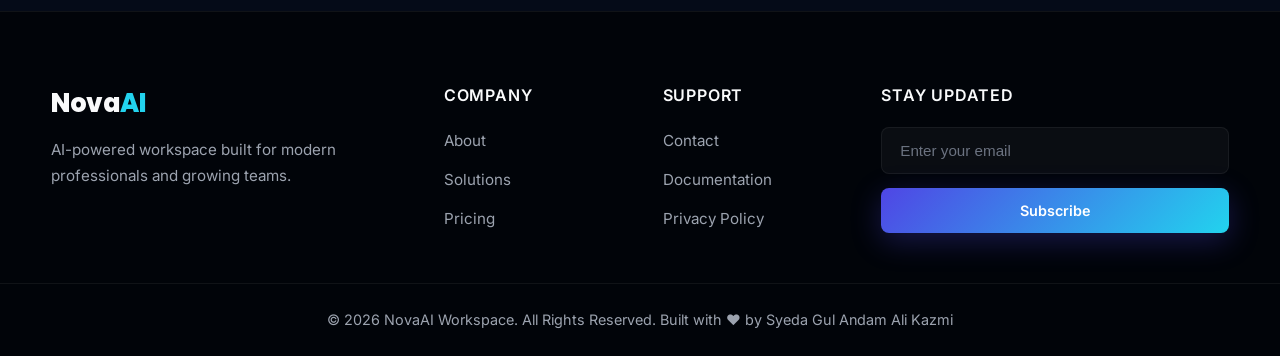
<file: services.html>
<!DOCTYPE html>
<html lang="en">

<head>

    <!-- =========================
         Basic Meta
    ========================== -->

    <meta charset="UTF-8">
    <meta http-equiv="X-UA-Compatible" content="IE=edge">
    <meta name="viewport" content="width=device-width, initial-scale=1.0">

    <!-- =========================
         SEO
    ========================== -->

    <title>AI Solutions & Services | NovaAI Workspace</title>

    <meta name="description" content="Explore NovaAI's AI-powered solutions including smart automation, team collaboration, real-time analytics, and enterprise-grade security for modern teams.">
    <meta name="keywords" content="AI Solutions, Smart Automation, Team Collaboration, Analytics, Enterprise Security, AI Workspace">
    <meta name="author" content="Syeda Gul Andam Ali Kazmi">
    <meta name="robots" content="index,follow">

    <link rel="canonical" href="https://github.com/gul310/NovaAI-Workspace/services.html">

    <!-- =========================
         Open Graph
    ========================== -->

    <meta property="og:title" content="AI Solutions & Services | NovaAI Workspace">
    <meta property="og:description" content="Explore NovaAI's AI-powered solutions including smart automation, team collaboration, real-time analytics, and enterprise-grade security.">
    <meta property="og:type" content="website">
    <meta property="og:image" content="assets/images/og-image.jpg">
    <meta property="og:url" content="https://github.com/gul310/NovaAI-Workspace/services.html">

    <!-- =========================
         Twitter Card
    ========================== -->

    <meta name="twitter:card" content="summary_large_image">
    <meta name="twitter:title" content="AI Solutions & Services | NovaAI Workspace">
    <meta name="twitter:description" content="Explore NovaAI's AI-powered solutions for modern teams.">
    <meta name="twitter:image" content="assets/images/og-image.jpg">

    <!-- =========================
         JSON-LD Schema
    ========================== -->

    <script type="application/ld+json">
        {
            "@context": "https://schema.org",
            "@type": "Service",
            "name": "NovaAI Workspace Services",
            "description": "AI-powered productivity solutions for modern teams",
            "provider": {
                "@type": "Organization",
                "name": "NovaAI Workspace"
            },
            "serviceType": "AI Productivity Platform",
            "offers": {
                "@type": "Offer",
                "availability": "https://schema.org/InStock",
                "price": "0",
                "priceCurrency": "USD"
            }
        }
    </script>

    <!-- =========================
         Google Fonts
    ========================== -->

    <link rel="preconnect" href="https://fonts.googleapis.com">
    <link rel="preconnect" href="https://fonts.gstatic.com" crossorigin>

    <link href="https://fonts.googleapis.com/css2?family=Inter:wght@300;400;500;600;700;800&family=Poppins:wght@400;500;600;700;800&display=swap" rel="stylesheet">

    <!-- =========================
         Favicon
    ========================== -->

    <link rel="icon" type="image/png" href="assets/favicon/favicon.png">
    <link rel="apple-touch-icon" href="assets/favicon/apple-touch-icon.png">

    <!-- =========================
         ALL STYLES INCLUDED
    ========================== -->

    <style>
        /* ==========================================================
           CSS VARIABLES
        ========================================================== */

        :root {
            --primary: #4F46E5;
            --primary-light: #818CF8;
            --primary-dark: #4338CA;
            --secondary: #22D3EE;
            --secondary-light: #67E8F9;

            --success: #10B981;
            --warning: #F59E0B;
            --danger: #EF4444;

            --bg-dark: #030712;
            --bg-card: #111827;
            --bg-card-hover: #1F2937;
            --bg-elevated: #1F2937;
            --bg-surface: #050B18;

            --border: #374151;
            --border-light: rgba(255, 255, 255, 0.06);
            --border-medium: rgba(255, 255, 255, 0.08);

            --text: #F9FAFB;
            --text-light: #CBD5E1;
            --text-gray: #9CA3AF;
            --text-muted: #6B7280;

            --white: #ffffff;

            --shadow: 0 10px 30px rgba(0, 0, 0, 0.18);
            --shadow-lg: 0 20px 60px rgba(0, 0, 0, 0.4);
            --shadow-glow: 0 0 60px rgba(79, 70, 229, 0.15);

            --radius-sm: 8px;
            --radius-md: 14px;
            --radius-lg: 22px;
            --radius-xl: 28px;

            --transition: 0.35s cubic-bezier(0.4, 0, 0.2, 1);
            --transition-slow: 0.6s cubic-bezier(0.4, 0, 0.2, 1);

            --glass-bg: rgba(17, 24, 39, 0.6);
            --glass-border: rgba(255, 255, 255, 0.06);
            --glass-blur: blur(20px);
        }

        /* ==========================================================
           RESET
        ========================================================== */

        * {
            margin: 0;
            padding: 0;
            box-sizing: border-box;
        }

        html {
            scroll-behavior: smooth;
        }

        body {
            font-family: 'Inter', -apple-system, BlinkMacSystemFont, sans-serif;
            background: var(--bg-dark);
            color: var(--text);
            line-height: 1.7;
            -webkit-font-smoothing: antialiased;
            -moz-osx-font-smoothing: grayscale;
            overflow-x: hidden;
        }

        img {
            display: block;
            max-width: 100%;
        }

        ul {
            list-style: none;
        }

        a {
            text-decoration: none;
            color: inherit;
            transition: var(--transition);
        }

        button {
            cursor: pointer;
            font-family: inherit;
            border: none;
            background: none;
        }

        /* ==========================================================
           GLOBAL
        ========================================================== */

        .container {
            width: min(92%, 1200px);
            margin: 0 auto;
            padding: 0 24px;
        }

        section {
            padding: 100px 0;
        }

        .section-header {
            max-width: 700px;
            margin: 0 auto 60px;
            text-align: center;
        }

        .section-header h2 {
            font-size: clamp(2rem, 4vw, 3rem);
            font-family: 'Poppins', sans-serif;
            margin: 20px 0;
            line-height: 1.2;
        }

        .section-header h2 span {
            color: var(--secondary);
        }

        .section-header p {
            color: var(--text-gray);
            max-width: 600px;
            margin: 0 auto;
        }

        .section-badge {
            display: inline-block;
            padding: 8px 20px;
            border-radius: 100px;
            background: rgba(79, 70, 229, 0.12);
            color: var(--secondary);
            font-size: 0.8rem;
            font-weight: 600;
            text-transform: uppercase;
            letter-spacing: 0.08em;
            border: 1px solid rgba(79, 70, 229, 0.2);
        }

        /* ==========================================================
           GLASS CARD
        ========================================================== */

        .glass-card {
            background: var(--glass-bg);
            backdrop-filter: var(--glass-blur);
            -webkit-backdrop-filter: var(--glass-blur);
            border: 1px solid var(--glass-border);
            border-radius: var(--radius-md);
        }

        /* ==========================================================
           SKIP LINK
        ========================================================== */

        .skip-link {
            position: absolute;
            top: -100px;
            left: 30px;
            background: var(--primary);
            color: #fff;
            padding: 12px 24px;
            border-radius: var(--radius-sm);
            z-index: 9999;
            font-weight: 600;
        }

        .skip-link:focus {
            top: 20px;
        }

        /* ==========================================================
           ANNOUNCEMENT BAR
        ========================================================== */

        .announcement-bar {
            background: linear-gradient(90deg, var(--primary), var(--secondary));
            padding: 10px 0;
            text-align: center;
            font-size: 0.875rem;
            font-weight: 500;
            color: #fff;
            position: relative;
            z-index: 100;
        }

        .announcement-bar .announcement-link {
            color: #fff;
            text-decoration: underline;
            font-weight: 600;
            transition: var(--transition);
        }

        .announcement-bar .announcement-link:hover {
            opacity: 0.8;
        }

        /* ==========================================================
           HEADER / NAVIGATION
        ========================================================== */

        .header {
            position: sticky;
            top: 0;
            z-index: 999;
            background: rgba(3, 7, 18, 0.8);
            backdrop-filter: var(--glass-blur);
            -webkit-backdrop-filter: var(--glass-blur);
            border-bottom: 1px solid var(--border-light);
        }

        .navbar {
            display: flex;
            justify-content: space-between;
            align-items: center;
            min-height: 72px;
            padding: 8px 0;
        }

        .logo {
            font-size: 1.6rem;
            font-family: 'Poppins', sans-serif;
            font-weight: 800;
            letter-spacing: -0.02em;
        }

        .logo span {
            color: var(--secondary);
        }

        .nav-menu {
            display: flex;
            gap: 32px;
            align-items: center;
        }

        .nav-menu a {
            color: var(--text-gray);
            font-size: 0.95rem;
            font-weight: 500;
            transition: var(--transition);
            position: relative;
        }

        .nav-menu a:hover,
        .nav-menu .active {
            color: var(--text);
        }

        .nav-menu .active {
            color: var(--secondary);
        }

        .nav-menu a::after {
            content: '';
            position: absolute;
            bottom: -4px;
            left: 0;
            width: 0;
            height: 2px;
            background: var(--secondary);
            transition: var(--transition);
        }

        .nav-menu a:hover::after,
        .nav-menu .active::after {
            width: 100%;
        }

        .nav-actions {
            display: flex;
            align-items: center;
            gap: 16px;
        }

        .theme-toggle {
            font-size: 1.25rem;
            padding: 8px;
            border-radius: 50%;
            color: var(--text-gray);
            transition: var(--transition);
            background: rgba(255, 255, 255, 0.04);
        }

        .theme-toggle:hover {
            background: var(--bg-card);
            color: var(--text);
        }

        .btn-small {
            padding: 10px 24px !important;
            font-size: 0.875rem !important;
        }

        /* ==========================================================
           BUTTONS
        ========================================================== */

        .btn-primary {
            display: inline-flex;
            align-items: center;
            justify-content: center;
            gap: 8px;
            padding: 14px 34px;
            border-radius: var(--radius-sm);
            background: linear-gradient(135deg, var(--primary), var(--secondary));
            color: #fff;
            font-weight: 600;
            font-size: 1rem;
            transition: var(--transition);
            box-shadow: 0 8px 30px rgba(79, 70, 229, 0.3);
            border: none;
            cursor: pointer;
            text-decoration: none;
        }

        .btn-primary:hover {
            transform: translateY(-4px);
            box-shadow: 0 16px 45px rgba(79, 70, 229, 0.4);
        }

        .btn-large {
            padding: 16px 40px;
            font-size: 1.05rem;
        }

        .btn-secondary {
            display: inline-flex;
            align-items: center;
            justify-content: center;
            padding: 14px 34px;
            border-radius: var(--radius-sm);
            border: 1px solid var(--border-medium);
            background: rgba(255, 255, 255, 0.04);
            backdrop-filter: blur(10px);
            color: var(--text);
            font-weight: 600;
            font-size: 1rem;
            transition: var(--transition);
            cursor: pointer;
            text-decoration: none;
        }

        .btn-secondary:hover {
            background: rgba(255, 255, 255, 0.08);
            transform: translateY(-4px);
            border-color: var(--secondary);
        }

        /* ==========================================================
           HAMBURGER
        ========================================================== */

        .hamburger {
            display: none;
            flex-direction: column;
            gap: 5px;
            padding: 6px;
            background: none;
            border: none;
            cursor: pointer;
        }

        .hamburger span {
            width: 26px;
            height: 2.5px;
            border-radius: 4px;
            background: var(--text);
            transition: var(--transition);
        }

        .hamburger.active span:nth-child(1) {
            transform: rotate(45deg) translate(5px, 5px);
        }

        .hamburger.active span:nth-child(2) {
            opacity: 0;
            transform: scaleX(0);
        }

        .hamburger.active span:nth-child(3) {
            transform: rotate(-45deg) translate(5px, -5px);
        }

        /* ==========================================================
           PAGE HERO (Services)
        ========================================================== */

        .page-hero {
            padding: 80px 0 60px;
            text-align: center;
            position: relative;
            overflow: hidden;
        }

        .page-hero::before {
            content: '';
            position: absolute;
            inset: 0;
            background:
                radial-gradient(circle at 20% 40%, rgba(79, 70, 229, 0.15), transparent 50%),
                radial-gradient(circle at 80% 60%, rgba(34, 211, 238, 0.1), transparent 50%);
            z-index: 0;
        }

        .page-hero-content {
            position: relative;
            z-index: 1;
        }

        .page-hero-content h1 {
            font-size: clamp(2.5rem, 5vw, 4rem);
            font-family: 'Poppins', sans-serif;
            font-weight: 800;
            margin: 24px 0;
            line-height: 1.1;
        }

        .page-hero-content h1 span {
            background: linear-gradient(135deg, var(--primary), var(--secondary));
            -webkit-background-clip: text;
            -webkit-text-fill-color: transparent;
            background-clip: text;
        }

        .page-hero-content p {
            color: var(--text-gray);
            font-size: 1.2rem;
            max-width: 600px;
            margin: 0 auto;
        }

        /* ==========================================================
           SERVICES GRID
        ========================================================== */

        .services-section {
            background: var(--bg-surface);
        }

        .services-grid {
            display: grid;
            grid-template-columns: repeat(3, 1fr);
            gap: 30px;
        }

        .service-card {
            padding: 40px 30px;
            text-align: center;
            transition: var(--transition);
            position: relative;
            overflow: hidden;
        }

        .service-card::before {
            content: '';
            position: absolute;
            top: 0;
            left: 0;
            right: 0;
            bottom: 0;
            background: linear-gradient(135deg, rgba(79, 70, 229, 0.05), transparent);
            opacity: 0;
            transition: var(--transition);
            z-index: 0;
        }

        .service-card:hover::before {
            opacity: 1;
        }

        .service-card:hover {
            transform: translateY(-10px);
            border-color: rgba(79, 70, 229, 0.3);
            box-shadow: var(--shadow-glow);
        }

        .service-card>* {
            position: relative;
            z-index: 1;
        }

        .service-icon {
            font-size: 3rem;
            margin-bottom: 20px;
            display: block;
        }

        .service-card h3 {
            font-size: 1.3rem;
            font-family: 'Poppins', sans-serif;
            margin-bottom: 14px;
        }

        .service-card p {
            color: var(--text-gray);
            font-size: 0.95rem;
            margin-bottom: 20px;
        }

        .service-link {
            color: var(--secondary);
            font-weight: 600;
            display: inline-flex;
            align-items: center;
            gap: 6px;
            transition: var(--transition);
        }

        .service-link:hover {
            gap: 12px;
            color: var(--primary-light);
        }

        /* ==========================================================
           BENEFITS SECTION
        ========================================================== */

        .benefits-section {
            background: var(--bg-dark);
        }

        .benefits-grid {
            display: grid;
            grid-template-columns: repeat(2, 1fr);
            gap: 40px;
        }

        .benefit-card {
            padding: 35px 30px;
            display: flex;
            gap: 20px;
            align-items: flex-start;
            transition: var(--transition);
        }

        .benefit-card:hover {
            transform: translateX(6px);
            border-color: rgba(79, 70, 229, 0.3);
        }

        .benefit-icon {
            font-size: 2.5rem;
            flex-shrink: 0;
            margin-top: 4px;
        }

        .benefit-card h3 {
            font-size: 1.15rem;
            font-family: 'Poppins', sans-serif;
            margin-bottom: 8px;
        }

        .benefit-card p {
            color: var(--text-gray);
            font-size: 0.95rem;
        }

        /* ==========================================================
           CTA
        ========================================================== */

        .cta {
            text-align: center;
            background: var(--bg-surface);
        }

        .cta-content {
            padding: 60px 40px;
            border-radius: var(--radius-lg);
            background: rgba(17, 24, 39, 0.7);
            backdrop-filter: var(--glass-blur);
            -webkit-backdrop-filter: var(--glass-blur);
            border: 1px solid var(--border-light);
        }

        .cta-content h2 {
            font-size: clamp(2rem, 3.5vw, 3rem);
            font-family: 'Poppins', sans-serif;
            margin-bottom: 16px;
        }

        .cta-content h2 span {
            color: var(--secondary);
        }

        .cta-content p {
            color: var(--text-gray);
            max-width: 600px;
            margin: 0 auto 32px;
        }

        .cta-buttons {
            display: flex;
            gap: 16px;
            justify-content: center;
            flex-wrap: wrap;
        }

        /* ==========================================================
           FOOTER
        ========================================================== */

        .footer {
            background: #010409;
            border-top: 1px solid var(--border-light);
        }

        .footer-grid {
            display: grid;
            grid-template-columns: 2fr 1fr 1fr 2fr;
            gap: 45px;
            padding: 70px 0 50px;
        }

        .footer-brand p {
            color: var(--text-gray);
            font-size: 0.95rem;
            margin-top: 12px;
            max-width: 300px;
        }

        .footer h4 {
            color: var(--text);
            font-size: 1rem;
            font-weight: 600;
            margin-bottom: 18px;
            text-transform: uppercase;
            letter-spacing: 0.05em;
        }

        .footer ul {
            display: flex;
            flex-direction: column;
            gap: 12px;
        }

        .footer ul li a {
            color: var(--text-gray);
            font-size: 0.95rem;
            transition: var(--transition);
        }

        .footer ul li a:hover {
            color: var(--secondary);
            transform: translateX(4px);
            display: inline-block;
        }

        .newsletter {
            display: flex;
            flex-direction: column;
            gap: 14px;
        }

        .newsletter input {
            padding: 14px 18px;
            border: 1px solid var(--border-light);
            border-radius: var(--radius-sm);
            background: rgba(255, 255, 255, 0.04);
            color: var(--text);
            font-size: 0.95rem;
            transition: var(--transition);
        }

        .newsletter input:focus {
            outline: none;
            border-color: var(--primary);
        }

        .newsletter input::placeholder {
            color: var(--text-muted);
        }

        .newsletter .btn-primary {
            padding: 14px 24px;
            font-size: 0.9rem;
            width: 100%;
        }

        .footer-bottom {
            padding: 24px 0;
            text-align: center;
            border-top: 1px solid var(--border-light);
        }

        .footer-bottom p {
            color: var(--text-gray);
            font-size: 0.9rem;
        }

        /* ==========================================================
           BACK TO TOP
        ========================================================== */

        #backToTop {
            position: fixed;
            right: 30px;
            bottom: 30px;
            width: 50px;
            height: 50px;
            border-radius: 50%;
            background: linear-gradient(135deg, var(--primary), var(--secondary));
            color: #fff;
            display: flex;
            justify-content: center;
            align-items: center;
            font-size: 1.4rem;
            box-shadow: var(--shadow);
            transition: var(--transition);
            opacity: 0;
            visibility: hidden;
            transform: translateY(20px);
            z-index: 900;
            border: none;
            cursor: pointer;
        }

        #backToTop.show {
            opacity: 1;
            visibility: visible;
            transform: translateY(0);
        }

        #backToTop:hover {
            transform: translateY(-4px) scale(1.05);
            box-shadow: 0 12px 40px rgba(79, 70, 229, 0.4);
        }

        /* ==========================================================
           SCROLLBAR
        ========================================================== */

        ::-webkit-scrollbar {
            width: 8px;
        }

        ::-webkit-scrollbar-track {
            background: var(--bg-dark);
        }

        ::-webkit-scrollbar-thumb {
            background: var(--primary);
            border-radius: 10px;
        }

        ::-webkit-scrollbar-thumb:hover {
            background: var(--secondary);
        }

        /* ==========================================================
           RESPONSIVE
        ========================================================== */

        @media (max-width: 992px) {
            .services-grid {
                grid-template-columns: repeat(2, 1fr);
            }

            .benefits-grid {
                grid-template-columns: 1fr;
            }

            .footer-grid {
                grid-template-columns: repeat(2, 1fr);
            }

            .page-hero {
                padding: 60px 0 40px;
            }

            .page-hero-content h1 {
                font-size: clamp(2rem, 4vw, 3rem);
            }

            .page-hero-content p {
                font-size: 1rem;
            }
        }

        @media (max-width: 768px) {
            .hamburger {
                display: flex;
            }

            .nav-menu {
                position: fixed;
                top: 72px;
                left: -100%;
                width: 100%;
                height: calc(100vh - 72px);
                background: var(--bg-dark);
                flex-direction: column;
                justify-content: flex-start;
                align-items: center;
                gap: 30px;
                padding-top: 50px;
                transition: left 0.4s cubic-bezier(0.4, 0, 0.2, 1);
                border-top: 1px solid var(--border-light);
                z-index: 998;
                overflow-y: auto;
            }

            .nav-menu.active {
                left: 0;
            }

            .nav-menu a {
                font-size: 1.2rem;
            }

            .nav-actions .btn-primary {
                display: none;
            }

            section {
                padding: 60px 0;
            }

            .services-grid {
                grid-template-columns: 1fr;
            }

            .benefits-grid {
                grid-template-columns: 1fr;
            }

            .footer-grid {
                grid-template-columns: 1fr;
                text-align: center;
            }

            .footer-brand p {
                margin: 12px auto 0;
                max-width: 300px;
            }

            .footer ul {
                align-items: center;
            }

            .newsletter {
                max-width: 400px;
                margin: 0 auto;
            }

            .newsletter .btn-primary {
                width: 100%;
                justify-content: center;
            }

            .cta-content {
                padding: 40px 24px;
            }

            .cta-buttons {
                flex-direction: column;
                align-items: center;
            }

            .cta-buttons .btn-primary,
            .cta-buttons .btn-secondary {
                width: 100%;
                max-width: 350px;
            }

            #backToTop {
                width: 44px;
                height: 44px;
                right: 16px;
                bottom: 16px;
                font-size: 1.2rem;
            }
        }

        @media (max-width: 576px) {
            section {
                padding: 50px 0;
            }

            .container {
                padding: 0 16px;
            }

            .page-hero-content h1 {
                font-size: clamp(1.8rem, 5vw, 2.5rem);
            }

            .service-card {
                padding: 30px 20px;
            }

            .benefit-card {
                padding: 28px 20px;
                flex-direction: column;
                align-items: center;
                text-align: center;
            }

            .cta-content {
                padding: 32px 20px;
            }

            .cta-content h2 {
                font-size: clamp(1.5rem, 4.5vw, 2rem);
            }

            #backToTop {
                width: 40px;
                height: 40px;
                right: 12px;
                bottom: 12px;
                font-size: 1rem;
            }
        }

        @media (max-width: 360px) {
            .page-hero-content h1 {
                font-size: 1.5rem;
            }

            .container {
                padding: 0 12px;
            }
        }
    </style>

</head>

<body>

    <!-- =========================
         Skip Link
    ========================== -->

    <a href="#main-content" class="skip-link">Skip to Content</a>

    <!-- =========================
         Announcement Bar
    ========================== -->

    <section class="announcement-bar" role="banner" aria-label="Announcement">
        <div class="container">
            <p>
                🚀 New Feature Released —
                <a href="services.html" class="announcement-link">AI Workspace Automation</a>
                is now available. Start your free trial today!
            </p>
        </div>
    </section>

    <!-- =========================
         Header / Navigation
    ========================== -->

    <header class="header" role="banner">
        <div class="container">
            <nav class="navbar" role="navigation" aria-label="Main Navigation">

                <!-- Logo -->
                <a href="index.html" class="logo" aria-label="NovaAI Workspace Home">
                    Nova<span>AI</span>
                </a>

                <!-- Navigation Menu -->
                <ul class="nav-menu" id="navMenu">
                    <li>
                        <a href="index.html">Home</a>
                    </li>
                    <li>
                        <a href="about.html">About</a>
                    </li>
                    <li>
                        <a href="services.html" class="active">Solutions</a>
                    </li>
                    <li>
                        <a href="pricing.html">Pricing</a>
                    </li>
                    <li>
                        <a href="contact.html">Contact</a>
                    </li>
                </ul>

                <!-- Right Actions -->
                <div class="nav-actions">
                    <button id="theme-toggle" aria-label="Toggle Dark Mode" class="theme-toggle">
                        🌙
                    </button>
                    <a href="contact.html" class="btn-primary btn-small">Get Started</a>
                </div>

                <!-- Mobile Menu Button -->
                <button class="hamburger" id="hamburgerMenu" aria-expanded="false" aria-controls="navMenu" aria-label="Toggle Navigation">
                    <span></span>
                    <span></span>
                    <span></span>
                </button>

            </nav>
        </div>
    </header>

    <!-- =========================
         MAIN CONTENT
    ========================== -->

    <main id="main-content">

        <!-- =========================================
             SERVICES HERO
        ========================================== -->

        <section class="page-hero" aria-labelledby="page-hero-title">
            <div class="container">
                <div class="page-hero-content">
                    <span class="section-badge">OUR SOLUTIONS</span>
                    <h1 id="page-hero-title">
                        AI-Powered Solutions for <span>Modern Teams</span>
                    </h1>
                    <p>
                        Discover our comprehensive suite of AI-driven tools
                        designed to automate workflows, enhance collaboration,
                        and supercharge your team's productivity.
                    </p>
                </div>
            </div>
        </section>

        <!-- =========================================
             SERVICES GRID
        ========================================== -->

        <section class="services-section" aria-labelledby="services-title">
            <div class="container">

                <div class="section-header">
                    <span class="section-badge">WHAT WE OFFER</span>
                    <h2 id="services-title">
                        Transform Your <span>Workflow</span>
                    </h2>
                    <p>
                        From smart automation to real-time analytics, our
                        solutions are built to help teams achieve more.
                    </p>
                </div>

                <div class="services-grid">

                    <div class="service-card glass-card">
                        <span class="service-icon">🤖</span>
                        <h3>Smart Automation</h3>
                        <p>
                            Eliminate repetitive tasks with intelligent AI
                            workflows that learn and adapt to your team's
                            patterns and preferences.
                        </p>
                        <a href="#" class="service-link">Learn More →</a>
                    </div>

                    <div class="service-card glass-card">
                        <span class="service-icon">📊</span>
                        <h3>Real-Time Analytics</h3>
                        <p>
                            Gain deep insights into team performance with
                            live dashboards that track progress, identify
                            bottlenecks, and highlight opportunities.
                        </p>
                        <a href="#" class="service-link">Learn More →</a>
                    </div>

                    <div class="service-card glass-card">
                        <span class="service-icon">🤝</span>
                        <h3>Team Collaboration</h3>
                        <p>
                            Bring your team together with seamless
                            communication tools, shared workspaces, and
                            real-time collaboration features.
                        </p>
                        <a href="#" class="service-link">Learn More →</a>
                    </div>

                    <div class="service-card glass-card">
                        <span class="service-icon">🔒</span>
                        <h3>Enterprise Security</h3>
                        <p>
                            Protect your sensitive data with bank-grade
                            encryption, advanced access controls, and
                            comprehensive compliance frameworks.
                        </p>
                        <a href="#" class="service-link">Learn More →</a>
                    </div>

                    <div class="service-card glass-card">
                        <span class="service-icon">⚡</span>
                        <h3>Lightning Performance</h3>
                        <p>
                            Experience blazing-fast load times and smooth
                            interactions with our optimized, cloud-native
                            architecture.
                        </p>
                        <a href="#" class="service-link">Learn More →</a>
                    </div>

                    <div class="service-card glass-card">
                        <span class="service-icon">☁️</span>
                        <h3>Cloud Workspace</h3>
                        <p>
                            Access your projects, documents, and team data
                            from anywhere, on any device, with secure
                            cloud synchronization.
                        </p>
                        <a href="#" class="service-link">Learn More →</a>
                    </div>

                </div>

            </div>
        </section>

        <!-- =========================================
             BENEFITS SECTION
        ========================================== -->

        <section class="benefits-section" aria-labelledby="benefits-title">
            <div class="container">

                <div class="section-header">
                    <span class="section-badge">WHY CHOOSE NOVAAI</span>
                    <h2 id="benefits-title">
                        Built for <span>Business Growth</span>
                    </h2>
                    <p>
                        Every feature in NovaAI is designed to help your
                        business scale efficiently and effectively.
                    </p>
                </div>

                <div class="benefits-grid">

                    <div class="benefit-card glass-card">
                        <span class="benefit-icon">🚀</span>
                        <div>
                            <h3>Accelerate Time-to-Market</h3>
                            <p>
                                Automate development workflows and reduce
                                manual processes to ship products faster.
                            </p>
                        </div>
                    </div>

                    <div class="benefit-card glass-card">
                        <span class="benefit-icon">💡</span>
                        <div>
                            <h3>Unlock Team Potential</h3>
                            <p>
                                Empower your team with AI tools that handle
                                the mundane so they can focus on innovation.
                            </p>
                        </div>
                    </div>

                    <div class="benefit-card glass-card">
                        <span class="benefit-icon">📈</span>
                        <div>
                            <h3>Data-Driven Decisions</h3>
                            <p>
                                Make informed choices with real-time analytics
                                and actionable insights at your fingertips.
                            </p>
                        </div>
                    </div>

                    <div class="benefit-card glass-card">
                        <span class="benefit-icon">🛡️</span>
                        <div>
                            <h3>Enterprise-Grade Security</h3>
                            <p>
                                Rest easy knowing your data is protected by
                                industry-leading security standards.
                            </p>
                        </div>
                    </div>

                </div>

            </div>
        </section>

        <!-- =========================================
             CALL TO ACTION
        ========================================== -->

        <section class="cta" aria-labelledby="cta-title">
            <div class="container">

                <div class="cta-content glass-card">
                    <h2 id="cta-title">
                        Ready to <span>Transform</span> Your Team?
                    </h2>
                    <p>
                        Join thousands of businesses already using NovaAI
                        to build better products and work more efficiently.
                    </p>
                    <div class="cta-buttons">
                        <a href="pricing.html" class="btn-primary btn-large">
                            Start Free Trial
                        </a>
                        <a href="contact.html" class="btn-secondary btn-large">
                            Talk to Sales
                        </a>
                    </div>
                </div>

            </div>
        </section>

    </main>

    <!-- =========================================
         FOOTER
    ========================================== -->

    <footer class="footer" role="contentinfo">
        <div class="container footer-grid">

            <!-- Brand -->
            <div class="footer-brand">
                <h3 class="logo">Nova<span>AI</span></h3>
                <p>
                    AI-powered workspace built for modern
                    professionals and growing teams.
                </p>
            </div>

            <!-- Company Links -->
            <div>
                <h4>Company</h4>
                <ul>
                    <li><a href="about.html">About</a></li>
                    <li><a href="services.html">Solutions</a></li>
                    <li><a href="pricing.html">Pricing</a></li>
                </ul>
            </div>

            <!-- Support Links -->
            <div>
                <h4>Support</h4>
                <ul>
                    <li><a href="contact.html">Contact</a></li>
                    <li><a href="#">Documentation</a></li>
                    <li><a href="#">Privacy Policy</a></li>
                </ul>
            </div>

            <!-- Newsletter -->
            <div>
                <h4>Stay Updated</h4>
                <form class="newsletter" id="newsletterForm">
                    <input type="email" placeholder="Enter your email" required aria-label="Email address">
                    <button type="submit" class="btn-primary">Subscribe</button>
                </form>
            </div>

        </div>

        <div class="footer-bottom">
            <div class="container">
                <p>
                    © 2026 NovaAI Workspace. All Rights Reserved.
                    Built with ❤️ by Syeda Gul Andam Ali Kazmi
                </p>
            </div>
        </div>

    </footer>

    <!-- =========================================
         BACK TO TOP BUTTON
    ========================================== -->

    <button id="backToTop" aria-label="Back To Top" class="back-to-top">
        ↑
    </button>

    <!-- =========================================
         JAVASCRIPT
    ========================================== -->

    <script>
        // ==========================================================
        // MOBILE NAVIGATION
        // ==========================================================

        const hamburger = document.getElementById('hamburgerMenu');
        const navMenu = document.getElementById('navMenu');

        if (hamburger && navMenu) {
            hamburger.addEventListener('click', function() {
                const isActive = navMenu.classList.toggle('active');
                hamburger.classList.toggle('active');
                hamburger.setAttribute('aria-expanded', isActive);
                hamburger.setAttribute(
                    'aria-label',
                    isActive ? 'Close Navigation' : 'Open Navigation'
                );
            });

            document.querySelectorAll('.nav-menu a').forEach(function(link) {
                link.addEventListener('click', function() {
                    navMenu.classList.remove('active');
                    hamburger.classList.remove('active');
                    hamburger.setAttribute('aria-expanded', 'false');
                    hamburger.setAttribute('aria-label', 'Open Navigation');
                });
            });

            document.addEventListener('click', function(event) {
                const isClickInside = navMenu.contains(event.target) ||
                    hamburger.contains(event.target);
                if (!isClickInside && navMenu.classList.contains('active')) {
                    navMenu.classList.remove('active');
                    hamburger.classList.remove('active');
                    hamburger.setAttribute('aria-expanded', 'false');
                    hamburger.setAttribute('aria-label', 'Open Navigation');
                }
            });

            document.addEventListener('keydown', function(event) {
                if (event.key === 'Escape' && navMenu.classList.contains('active')) {
                    navMenu.classList.remove('active');
                    hamburger.classList.remove('active');
                    hamburger.setAttribute('aria-expanded', 'false');
                    hamburger.setAttribute('aria-label', 'Open Navigation');
                    hamburger.focus();
                }
            });
        }

        // ==========================================================
        // BACK TO TOP
        // ==========================================================

        const backToTop = document.getElementById('backToTop');

        if (backToTop) {
            window.addEventListener('scroll', function() {
                if (window.scrollY > 500) {
                    backToTop.classList.add('show');
                } else {
                    backToTop.classList.remove('show');
                }
            });

            backToTop.addEventListener('click', function() {
                window.scrollTo({
                    top: 0,
                    behavior: 'smooth'
                });
            });
        }

        // ==========================================================
        // THEME TOGGLE
        // ==========================================================

        const themeToggle = document.getElementById('theme-toggle');

        if (themeToggle) {
            const savedTheme = localStorage.getItem('novaai-theme');

            if (savedTheme === 'light') {
                document.body.classList.add('light-mode');
                themeToggle.textContent = '☀️';
            }

            themeToggle.addEventListener('click', function() {
                document.body.classList.toggle('light-mode');

                if (document.body.classList.contains('light-mode')) {
                    this.textContent = '☀️';
                    localStorage.setItem('novaai-theme', 'light');
                } else {
                    this.textContent = '🌙';
                    localStorage.setItem('novaai-theme', 'dark');
                }
            });
        }

        // ==========================================================
        // HEADER SHADOW
        // ==========================================================

        const header = document.querySelector('.header');

        if (header) {
            window.addEventListener('scroll', function() {
                if (window.scrollY > 40) {
                    header.style.boxShadow = '0 4px 30px rgba(0, 0, 0, 0.3)';
                    header.style.borderBottom = '1px solid rgba(255, 255, 255, 0.08)';
                } else {
                    header.style.boxShadow = 'none';
                    header.style.borderBottom = '1px solid rgba(255, 255, 255, 0.06)';
                }
            });
        }

        // ==========================================================
        // NEWSLETTER
        // ==========================================================

        const newsletterForm = document.querySelector('.newsletter');

        if (newsletterForm) {
            const emailInput = newsletterForm.querySelector('input[type="email"]');

            newsletterForm.addEventListener('submit', function(event) {
                event.preventDefault();

                const email = emailInput.value.trim();
                const pattern = /^[^\s@]+@[^\s@]+\.[^\s@]+$/;

                if (!email) {
                    alert('Please enter your email address.');
                    emailInput.focus();
                    emailInput.style.borderColor = '#EF4444';
                    return;
                }

                if (!pattern.test(email)) {
                    alert('Please enter a valid email address.');
                    emailInput.focus();
                    emailInput.style.borderColor = '#EF4444';
                    return;
                }

                emailInput.style.borderColor = '#10B981';
                alert('Thank you for subscribing! 🎉');
                newsletterForm.reset();

                setTimeout(function() {
                    emailInput.style.borderColor = '';
                }, 3000);
            });

            emailInput.addEventListener('input', function() {
                if (this.style.borderColor === '#EF4444') {
                    this.style.borderColor = '';
                }
            });
        }

        // ==========================================================
        // CONSOLE BRANDING
        // ==========================================================

        console.log('%c 🚀 NovaAI Workspace ', 'background: #4F46E5; color: #fff; padding: 8px 16px; border-radius: 8px; font-weight: bold; font-size: 16px;');
        console.log('%c Built by Syeda Gul Andam Ali Kazmi ', 'color: #22D3EE; font-size: 14px;');
        console.log('%c DecodeLabs Internship Project 2026 ', 'color: #9CA3AF; font-size: 12px;');
    </script>

</body>

</html>
</file>
<file: css/style.css>
/* ==========================================================
   NovaAI Workspace
   Main Stylesheet
   Version : 2.0
   Author  : Syeda Gul Andam Ali Kazmi
   ========================================================== */


/* ==========================================================
   GOOGLE FONTS
========================================================== */

@import url('https://fonts.googleapis.com/css2?family=Inter:wght@300;400;500;600;700;800&family=Poppins:wght@400;500;600;700;800&display=swap');


/* ==========================================================
   CSS VARIABLES
========================================================== */

:root {

    --primary: #4F46E5;
    --primary-light: #818CF8;
    --primary-dark: #4338CA;
    --secondary: #22D3EE;
    --secondary-light: #67E8F9;

    --success: #10B981;
    --warning: #F59E0B;
    --danger: #EF4444;

    --bg-dark: #030712;
    --bg-card: #111827;
    --bg-card-hover: #1F2937;
    --bg-elevated: #1F2937;
    --bg-surface: #050B18;

    --border: #374151;
    --border-light: rgba(255, 255, 255, 0.06);
    --border-medium: rgba(255, 255, 255, 0.08);

    --text: #F9FAFB;
    --text-light: #CBD5E1;
    --text-gray: #9CA3AF;
    --text-muted: #6B7280;

    --white: #ffffff;

    --shadow: 0 10px 30px rgba(0, 0, 0, 0.18);
    --shadow-lg: 0 20px 60px rgba(0, 0, 0, 0.4);
    --shadow-glow: 0 0 60px rgba(79, 70, 229, 0.15);

    --radius-sm: 8px;
    --radius-md: 14px;
    --radius-lg: 22px;
    --radius-xl: 28px;

    --transition: 0.35s cubic-bezier(0.4, 0, 0.2, 1);
    --transition-slow: 0.6s cubic-bezier(0.4, 0, 0.2, 1);

    --glass-bg: rgba(17, 24, 39, 0.6);
    --glass-border: rgba(255, 255, 255, 0.06);
    --glass-blur: blur(20px);
}


/* ==========================================================
   RESET
========================================================== */

* {
    margin: 0;
    padding: 0;
    box-sizing: border-box;
}

html {
    scroll-behavior: smooth;
}

body {
    font-family: 'Inter', -apple-system, BlinkMacSystemFont, sans-serif;
    background: var(--bg-dark);
    color: var(--text);
    line-height: 1.7;
    -webkit-font-smoothing: antialiased;
    -moz-osx-font-smoothing: grayscale;
    overflow-x: hidden;
}

img {
    display: block;
    max-width: 100%;
}

ul {
    list-style: none;
}

a {
    text-decoration: none;
    color: inherit;
    transition: var(--transition);
}

button {
    cursor: pointer;
    font-family: inherit;
    border: none;
    background: none;
}


/* ==========================================================
   GLOBAL
========================================================== */

.container {
    width: min(92%, 1200px);
    margin: 0 auto;
    padding: 0 24px;
}

section {
    padding: 110px 0;
}

.section-header {
    max-width: 700px;
    margin: 0 auto 70px;
    text-align: center;
}

.section-header h2 {
    font-size: clamp(2rem, 4vw, 3rem);
    font-family: 'Poppins', sans-serif;
    margin: 20px 0;
    line-height: 1.2;
}

.section-header h2 span {
    color: var(--secondary);
}

.section-header p {
    color: var(--text-gray);
    max-width: 600px;
    margin: 0 auto;
}

.section-badge {
    display: inline-block;
    padding: 8px 20px;
    border-radius: 100px;
    background: rgba(79, 70, 229, 0.12);
    color: var(--secondary);
    font-size: 0.8rem;
    font-weight: 600;
    text-transform: uppercase;
    letter-spacing: 0.08em;
    border: 1px solid rgba(79, 70, 229, 0.2);
}


/* ==========================================================
   SKIP LINK
========================================================== */

.skip-link {
    position: absolute;
    top: -100px;
    left: 30px;
    background: var(--primary);
    color: #fff;
    padding: 12px 24px;
    border-radius: var(--radius-sm);
    z-index: 9999;
    font-weight: 600;
}

.skip-link:focus {
    top: 20px;
}


/* ==========================================================
   ANNOUNCEMENT BAR
========================================================== */

.announcement-bar {
    background: linear-gradient(90deg, var(--primary), var(--secondary));
    padding: 10px 0;
    text-align: center;
    font-size: 0.875rem;
    font-weight: 500;
    color: #fff;
    position: relative;
    z-index: 100;
}

.announcement-bar .announcement-link {
    color: #fff;
    text-decoration: underline;
    font-weight: 600;
    transition: var(--transition);
}

.announcement-bar .announcement-link:hover {
    opacity: 0.8;
}


/* ==========================================================
   HEADER / NAVIGATION
========================================================== */

.header {
    position: sticky;
    top: 0;
    z-index: 999;
    background: rgba(3, 7, 18, 0.8);
    backdrop-filter: var(--glass-blur);
    -webkit-backdrop-filter: var(--glass-blur);
    border-bottom: 1px solid var(--border-light);
}

.navbar {
    display: flex;
    justify-content: space-between;
    align-items: center;
    min-height: 72px;
    padding: 8px 0;
}

.logo {
    font-size: 1.6rem;
    font-family: 'Poppins', sans-serif;
    font-weight: 800;
    letter-spacing: -0.02em;
}

.logo span {
    color: var(--secondary);
}

.nav-menu {
    display: flex;
    gap: 32px;
    align-items: center;
}

.nav-menu a {
    color: var(--text-gray);
    font-size: 0.95rem;
    font-weight: 500;
    transition: var(--transition);
    position: relative;
}

.nav-menu a:hover,
.nav-menu .active {
    color: var(--text);
}

.nav-menu .active {
    color: var(--secondary);
}

.nav-menu a::after {
    content: '';
    position: absolute;
    bottom: -4px;
    left: 0;
    width: 0;
    height: 2px;
    background: var(--secondary);
    transition: var(--transition);
}

.nav-menu a:hover::after,
.nav-menu .active::after {
    width: 100%;
}

.nav-actions {
    display: flex;
    align-items: center;
    gap: 16px;
}

.theme-toggle {
    font-size: 1.25rem;
    padding: 8px;
    border-radius: 50%;
    color: var(--text-gray);
    transition: var(--transition);
    background: rgba(255, 255, 255, 0.04);
}

.theme-toggle:hover {
    background: var(--bg-card);
    color: var(--text);
}

.btn-small {
    padding: 10px 24px !important;
    font-size: 0.875rem !important;
}

/* ==========================================================
   HAMBURGER
========================================================== */

.hamburger {
    display: none;
    flex-direction: column;
    gap: 5px;
    padding: 6px;
    background: none;
    border: none;
    cursor: pointer;
}

.hamburger span {
    width: 26px;
    height: 2.5px;
    border-radius: 4px;
    background: var(--text);
    transition: var(--transition);
}

.hamburger.active span:nth-child(1) {
    transform: rotate(45deg) translate(5px, 5px);
}

.hamburger.active span:nth-child(2) {
    opacity: 0;
    transform: scaleX(0);
}

.hamburger.active span:nth-child(3) {
    transform: rotate(-45deg) translate(5px, -5px);
}


/* ==========================================================
   BUTTONS
========================================================== */

.btn-primary {
    display: inline-flex;
    align-items: center;
    justify-content: center;
    gap: 8px;
    padding: 14px 34px;
    border-radius: var(--radius-sm);
    background: linear-gradient(135deg, var(--primary), var(--secondary));
    color: #fff;
    font-weight: 600;
    font-size: 1rem;
    transition: var(--transition);
    box-shadow: 0 8px 30px rgba(79, 70, 229, 0.3);
    border: none;
    cursor: pointer;
    text-decoration: none;
}

.btn-primary:hover {
    transform: translateY(-4px);
    box-shadow: 0 16px 45px rgba(79, 70, 229, 0.4);
}

.btn-large {
    padding: 16px 40px;
    font-size: 1.05rem;
}

.btn-secondary {
    display: inline-flex;
    align-items: center;
    justify-content: center;
    padding: 14px 34px;
    border-radius: var(--radius-sm);
    border: 1px solid var(--border-medium);
    background: rgba(255, 255, 255, 0.04);
    backdrop-filter: blur(10px);
    color: var(--text);
    font-weight: 600;
    font-size: 1rem;
    transition: var(--transition);
    cursor: pointer;
    text-decoration: none;
}

.btn-secondary:hover {
    background: rgba(255, 255, 255, 0.08);
    transform: translateY(-4px);
    border-color: var(--secondary);
}


/* ==========================================================
   GLASS CARD
========================================================== */

.glass-card {
    background: var(--glass-bg);
    backdrop-filter: var(--glass-blur);
    -webkit-backdrop-filter: var(--glass-blur);
    border: 1px solid var(--glass-border);
    border-radius: var(--radius-md);
}


/* ==========================================================
   HERO SECTION
========================================================== */

.hero {
    position: relative;
    overflow: hidden;
    min-height: 100vh;
    display: flex;
    align-items: center;
    padding: 60px 0 80px;
}

/* Hero Background Effects */
.hero-background {
    position: absolute;
    inset: 0;
    overflow: hidden;
    pointer-events: none;
    z-index: 0;
}

.blur-circle {
    position: absolute;
    border-radius: 50%;
    filter: blur(100px);
    animation: float 10s ease-in-out infinite;
}

.blur-one {
    width: 500px;
    height: 500px;
    background: var(--primary);
    top: -150px;
    right: -100px;
    opacity: 0.25;
}

.blur-two {
    width: 400px;
    height: 400px;
    background: var(--secondary);
    bottom: -100px;
    left: -80px;
    opacity: 0.2;
}

.blur-three {
    width: 300px;
    height: 300px;
    background: var(--primary-light);
    top: 50%;
    left: 50%;
    transform: translate(-50%, -50%);
    opacity: 0.15;
}

.grid-overlay {
    position: absolute;
    inset: 0;
    background-image:
        linear-gradient(rgba(255, 255, 255, 0.03) 1px, transparent 1px),
        linear-gradient(90deg, rgba(255, 255, 255, 0.03) 1px, transparent 1px);
    background-size: 60px 60px;
    mask-image: radial-gradient(circle, black 40%, transparent 90%);
    -webkit-mask-image: radial-gradient(circle, black 40%, transparent 90%);
}

.hero-container {
    position: relative;
    z-index: 2;
    display: grid;
    grid-template-columns: 1fr 1fr;
    gap: 60px;
    align-items: center;
}

.hero-content {
    display: flex;
    flex-direction: column;
    gap: 24px;
}

.hero-badge {
    display: inline-flex;
    align-items: center;
    gap: 10px;
    padding: 10px 24px;
    border-radius: 100px;
    background: rgba(79, 70, 229, 0.12);
    border: 1px solid rgba(79, 70, 229, 0.2);
    color: var(--secondary);
    font-size: 0.85rem;
    font-weight: 600;
    align-self: flex-start;
    backdrop-filter: var(--glass-blur);
}

.hero-content h1 {
    font-size: clamp(2.5rem, 5vw, 4.2rem);
    font-family: 'Poppins', sans-serif;
    font-weight: 800;
    line-height: 1.1;
    letter-spacing: -0.03em;
}

.hero-content h1 span {
    background: linear-gradient(135deg, var(--primary), var(--secondary));
    -webkit-background-clip: text;
    -webkit-text-fill-color: transparent;
    background-clip: text;
}

.hero-content p {
    color: var(--text-gray);
    font-size: 1.15rem;
    max-width: 500px;
}

.hero-buttons {
    display: flex;
    gap: 16px;
    flex-wrap: wrap;
    margin-top: 8px;
}

/* Hero Statistics */
.hero-stats {
    display: flex;
    gap: 45px;
    margin-top: 16px;
    flex-wrap: wrap;
}

.stat-item h3 {
    font-size: 2rem;
    font-family: 'Poppins', sans-serif;
    color: var(--secondary);
    margin-bottom: 4px;
}

.stat-item p {
    color: var(--text-gray);
    font-size: 0.9rem;
    max-width: 100%;
}

/* Hero Dashboard / Image */
.hero-image {
    display: flex;
    justify-content: center;
    align-items: center;
    position: relative;
}

.dashboard-card {
    width: 100%;
    max-width: 500px;
    background: rgba(17, 24, 39, 0.7);
    backdrop-filter: blur(22px);
    -webkit-backdrop-filter: blur(22px);
    border: 1px solid var(--border-light);
    border-radius: var(--radius-lg);
    padding: 32px;
    box-shadow: var(--shadow-lg);
    transition: var(--transition);
    position: relative;
    overflow: visible;
}

.dashboard-card:hover {
    transform: translateY(-8px);
}

.dashboard-header {
    display: flex;
    justify-content: space-between;
    align-items: center;
    margin-bottom: 24px;
}

.dashboard-title {
    display: flex;
    align-items: center;
    gap: 10px;
    font-size: 1.2rem;
    font-weight: 700;
    font-family: 'Poppins', sans-serif;
}

.dashboard-title .dot {
    display: inline-block;
    width: 10px;
    height: 10px;
    border-radius: 50%;
    background: var(--success);
    animation: pulse-dot 2s ease-in-out infinite;
}

.online-status {
    color: var(--success);
    font-size: 0.85rem;
    font-weight: 500;
}

.dashboard-body {
    display: flex;
    flex-direction: column;
    gap: 14px;
}

.task-card {
    display: flex;
    justify-content: space-between;
    align-items: center;
    padding: 16px 20px;
    background: rgba(255, 255, 255, 0.03);
    border-radius: var(--radius-sm);
    border: 1px solid rgba(255, 255, 255, 0.04);
    transition: var(--transition);
}

.task-card:hover {
    background: rgba(79, 70, 229, 0.12);
    transform: translateX(6px);
}

.task-card span {
    color: var(--text-gray);
    font-size: 0.95rem;
}

.task-card strong {
    color: var(--secondary);
    font-weight: 600;
}

.task-card .active-status {
    color: var(--success);
}

.task-card .running-status {
    color: var(--warning);
}

.task-card .growth {
    color: var(--success);
}

/* Floating Cards */
.floating-card {
    position: absolute;
    padding: 12px 20px;
    border-radius: var(--radius-sm);
    background: rgba(17, 24, 39, 0.85);
    backdrop-filter: blur(16px);
    -webkit-backdrop-filter: blur(16px);
    border: 1px solid var(--border-light);
    font-size: 0.9rem;
    font-weight: 600;
    box-shadow: var(--shadow);
    animation: float 6s ease-in-out infinite;
}

.float-1 {
    top: -20px;
    right: -20px;
    color: var(--success);
}

.float-2 {
    bottom: -20px;
    left: -20px;
    color: var(--secondary);
}


/* ==========================================================
   TRUSTED BRANDS
========================================================== */

.trusted {
    padding: 60px 0;
}

.trusted-title {
    text-align: center;
    color: var(--text-gray);
    margin-bottom: 40px;
    font-size: 0.95rem;
    font-weight: 500;
    letter-spacing: 0.05em;
    text-transform: uppercase;
}

.trusted-grid {
    display: grid;
    grid-template-columns: repeat(5, 1fr);
    gap: 24px;
}

.brand-card {
    padding: 20px 24px;
    text-align: center;
    border-radius: var(--radius-sm);
    background: rgba(255, 255, 255, 0.03);
    border: 1px solid var(--border-light);
    color: var(--text-gray);
    font-weight: 600;
    font-size: 0.9rem;
    letter-spacing: 0.05em;
    transition: var(--transition);
}

.brand-card:hover {
    transform: translateY(-6px);
    background: rgba(255, 255, 255, 0.06);
    border-color: rgba(79, 70, 229, 0.3);
    color: var(--text);
}


/* ==========================================================
   FEATURES
========================================================== */

.features {
    background: var(--bg-surface);
}

.features-grid {
    display: grid;
    grid-template-columns: repeat(3, 1fr);
    gap: 30px;
}

.feature-card {
    background: var(--bg-card);
    border-radius: var(--radius-lg);
    padding: 35px 30px;
    border: 1px solid var(--border-light);
    transition: var(--transition);
}

.feature-card:hover {
    transform: translateY(-12px);
    border-color: rgba(79, 70, 229, 0.4);
    box-shadow: var(--shadow-glow);
}

.feature-icon {
    width: 64px;
    height: 64px;
    display: flex;
    align-items: center;
    justify-content: center;
    border-radius: var(--radius-md);
    font-size: 1.8rem;
    margin-bottom: 20px;
    background: linear-gradient(135deg, rgba(79, 70, 229, 0.2), rgba(34, 211, 238, 0.2));
}

.feature-card h3 {
    font-size: 1.25rem;
    font-family: 'Poppins', sans-serif;
    margin-bottom: 14px;
}

.feature-card p {
    color: var(--text-gray);
    font-size: 0.95rem;
}


/* ==========================================================
   DASHBOARD PREVIEW
========================================================== */

.dashboard-preview {
    background: var(--bg-dark);
}

.dashboard-grid {
    display: grid;
    grid-template-columns: 1fr 1fr;
    gap: 70px;
    align-items: center;
}

.dashboard-content h2 {
    font-size: clamp(2rem, 3.5vw, 3rem);
    margin: 20px 0;
    font-family: 'Poppins', sans-serif;
}

.dashboard-content h2 span {
    color: var(--secondary);
}

.dashboard-content p {
    color: var(--text-gray);
    margin-bottom: 30px;
}

.dashboard-list {
    display: flex;
    flex-direction: column;
    gap: 14px;
    margin-bottom: 35px;
}

.dashboard-list li {
    color: var(--text-gray);
    font-size: 1rem;
    display: flex;
    align-items: center;
    gap: 10px;
}

.dashboard-preview-card {
    background: rgba(17, 24, 39, 0.7);
    backdrop-filter: blur(18px);
    -webkit-backdrop-filter: blur(18px);
    border-radius: var(--radius-lg);
    padding: 32px;
    border: 1px solid var(--border-light);
    box-shadow: var(--shadow);
}

.preview-top {
    margin-bottom: 28px;
}

.preview-top h3 {
    font-size: 1.4rem;
    font-family: 'Poppins', sans-serif;
}

.analytics {
    display: flex;
    flex-direction: column;
    gap: 14px;
}

.analytics-item {
    display: flex;
    justify-content: space-between;
    align-items: center;
    padding: 16px 20px;
    border-radius: var(--radius-sm);
    background: rgba(255, 255, 255, 0.03);
    transition: var(--transition);
}

.analytics-item:hover {
    transform: translateX(8px);
    background: rgba(79, 70, 229, 0.12);
}

.analytics-item span {
    color: var(--text-gray);
}

.analytics-item strong {
    color: var(--secondary);
}


/* ==========================================================
   STATISTICS
========================================================== */

.statistics {
    background: var(--bg-surface);
}

.stats-grid {
    display: grid;
    grid-template-columns: repeat(4, 1fr);
    gap: 30px;
    margin-top: 10px;
}

.stats-card {
    background: var(--bg-card);
    padding: 40px 30px;
    border-radius: var(--radius-lg);
    text-align: center;
    border: 1px solid var(--border-light);
    transition: var(--transition);
}

.stats-card:hover {
    transform: translateY(-10px);
    border-color: rgba(79, 70, 229, 0.3);
    box-shadow: var(--shadow-glow);
}

.stats-card h2 {
    font-size: clamp(2.5rem, 4vw, 3.2rem);
    font-family: 'Poppins', sans-serif;
    color: var(--secondary);
    margin-bottom: 10px;
}

.stats-card p {
    color: var(--text-gray);
    font-size: 0.95rem;
}


/* ==========================================================
   WORKFLOW
========================================================== */

.workflow {
    background: var(--bg-dark);
}

.workflow-grid {
    display: grid;
    grid-template-columns: repeat(3, 1fr);
    gap: 30px;
}

.workflow-card {
    background: var(--bg-card);
    border-radius: var(--radius-lg);
    padding: 40px 30px;
    text-align: center;
    transition: var(--transition);
    border: 1px solid var(--border-light);
}

.workflow-card:hover {
    transform: translateY(-12px);
    border-color: rgba(79, 70, 229, 0.3);
}

.workflow-number {
    width: 70px;
    height: 70px;
    margin: 0 auto 24px;
    display: flex;
    justify-content: center;
    align-items: center;
    border-radius: 50%;
    background: linear-gradient(135deg, var(--primary), var(--secondary));
    font-size: 1.5rem;
    font-weight: 700;
    color: #fff;
}

.workflow-card h3 {
    font-size: 1.3rem;
    font-family: 'Poppins', sans-serif;
    margin-bottom: 14px;
}

.workflow-card p {
    color: var(--text-gray);
    font-size: 0.95rem;
}


/* ==========================================================
   TESTIMONIALS
========================================================== */

.testimonials {
    background: var(--bg-surface);
}

.testimonial-grid {
    display: grid;
    grid-template-columns: repeat(3, 1fr);
    gap: 30px;
}

.testimonial-card {
    background: var(--bg-card);
    padding: 32px 28px;
    border-radius: var(--radius-lg);
    border: 1px solid var(--border-light);
    transition: var(--transition);
}

.testimonial-card:hover {
    transform: translateY(-8px);
    border-color: rgba(79, 70, 229, 0.3);
}

.testimonial-card p {
    color: var(--text-gray);
    margin-bottom: 24px;
    font-size: 1rem;
    line-height: 1.7;
}

.client {
    display: flex;
    flex-direction: column;
}

.client strong {
    font-size: 1.05rem;
    font-weight: 600;
}

.client span {
    color: var(--secondary);
    font-size: 0.9rem;
}


/* ==========================================================
   FAQ
========================================================== */

.faq {
    background: var(--bg-dark);
}

.faq-container {
    max-width: 850px;
    margin: 0 auto;
}

.faq-item {
    background: var(--bg-card);
    border-radius: var(--radius-md);
    margin-bottom: 16px;
    overflow: hidden;
    border: 1px solid var(--border-light);
    transition: var(--transition);
}

.faq-item:hover {
    border-color: rgba(79, 70, 229, 0.3);
}

.faq-question {
    width: 100%;
    display: flex;
    justify-content: space-between;
    align-items: center;
    padding: 22px 28px;
    background: none;
    color: var(--text);
    font-size: 1.05rem;
    font-weight: 600;
    text-align: left;
    cursor: pointer;
    transition: var(--transition);
}

.faq-question:hover {
    color: var(--secondary);
}

.faq-icon {
    font-size: 1.5rem;
    font-weight: 300;
    transition: var(--transition);
    color: var(--text-gray);
}

.faq-item.active .faq-icon {
    transform: rotate(45deg);
    color: var(--secondary);
}

.faq-answer {
    max-height: 0;
    overflow: hidden;
    padding: 0 28px;
    transition: max-height 0.4s ease, padding 0.4s ease;
}

.faq-item.active .faq-answer {
    max-height: 200px;
    padding: 0 28px 24px;
}

.faq-answer p {
    color: var(--text-gray);
    font-size: 0.95rem;
}


/* ==========================================================
   CALL TO ACTION
========================================================== */

.cta {
    text-align: center;
    background: var(--bg-surface);
}

.cta-content {
    padding: 60px 40px;
    border-radius: var(--radius-lg);
    background: rgba(17, 24, 39, 0.7);
    backdrop-filter: var(--glass-blur);
    -webkit-backdrop-filter: var(--glass-blur);
    border: 1px solid var(--border-light);
}

.cta-content h2 {
    font-size: clamp(2rem, 3.5vw, 3rem);
    font-family: 'Poppins', sans-serif;
    margin-bottom: 16px;
}

.cta-content h2 span {
    color: var(--secondary);
}

.cta-content p {
    color: var(--text-gray);
    max-width: 600px;
    margin: 0 auto 32px;
}

.cta-buttons {
    display: flex;
    gap: 16px;
    justify-content: center;
    flex-wrap: wrap;
}


/* ==========================================================
   FOOTER
========================================================== */

.footer {
    background: #010409;
    border-top: 1px solid var(--border-light);
}

.footer-grid {
    display: grid;
    grid-template-columns: 2fr 1fr 1fr 2fr;
    gap: 45px;
    padding: 70px 0 50px;
}

.footer-brand p {
    color: var(--text-gray);
    font-size: 0.95rem;
    margin-top: 12px;
    max-width: 300px;
}

.footer h4 {
    color: var(--text);
    font-size: 1rem;
    font-weight: 600;
    margin-bottom: 18px;
    text-transform: uppercase;
    letter-spacing: 0.05em;
}

.footer ul {
    display: flex;
    flex-direction: column;
    gap: 12px;
}

.footer ul li a {
    color: var(--text-gray);
    font-size: 0.95rem;
    transition: var(--transition);
}

.footer ul li a:hover {
    color: var(--secondary);
    transform: translateX(4px);
    display: inline-block;
}

.newsletter {
    display: flex;
    flex-direction: column;
    gap: 14px;
}

.newsletter input {
    padding: 14px 18px;
    border: 1px solid var(--border-light);
    border-radius: var(--radius-sm);
    background: rgba(255, 255, 255, 0.04);
    color: var(--text);
    font-size: 0.95rem;
    transition: var(--transition);
}

.newsletter input:focus {
    outline: none;
    border-color: var(--primary);
}

.newsletter input::placeholder {
    color: var(--text-muted);
}

.newsletter .btn-primary {
    padding: 14px 24px;
    font-size: 0.9rem;
    width: 100%;
}

.footer-bottom {
    padding: 24px 0;
    text-align: center;
    border-top: 1px solid var(--border-light);
}

.footer-bottom p {
    color: var(--text-gray);
    font-size: 0.9rem;
}


/* ==========================================================
   BACK TO TOP
========================================================== */

#backToTop {
    position: fixed;
    right: 30px;
    bottom: 30px;
    width: 50px;
    height: 50px;
    border-radius: 50%;
    background: linear-gradient(135deg, var(--primary), var(--secondary));
    color: #fff;
    display: flex;
    justify-content: center;
    align-items: center;
    font-size: 1.4rem;
    box-shadow: var(--shadow);
    transition: var(--transition);
    opacity: 0;
    visibility: hidden;
    transform: translateY(20px);
    z-index: 900;
    border: none;
    cursor: pointer;
}

#backToTop.show {
    opacity: 1;
    visibility: visible;
    transform: translateY(0);
}

#backToTop:hover {
    transform: translateY(-4px) scale(1.05);
    box-shadow: 0 12px 40px rgba(79, 70, 229, 0.4);
}


/* ==========================================================
   ANIMATIONS
========================================================== */

@keyframes fadeUp {
    from {
        opacity: 0;
        transform: translateY(40px);
    }
    to {
        opacity: 1;
        transform: translateY(0);
    }
}

@keyframes float {
    0% {
        transform: translateY(0px);
    }
    50% {
        transform: translateY(-20px);
    }
    100% {
        transform: translateY(0px);
    }
}

@keyframes pulse-dot {
    0% {
        opacity: 1;
        transform: scale(1);
    }
    50% {
        opacity: 0.5;
        transform: scale(0.8);
    }
    100% {
        opacity: 1;
        transform: scale(1);
    }
}

/* Fade-up animation on scroll (triggered by JS) */
.animate-fade-up {
    opacity: 0;
    transform: translateY(40px);
    transition: opacity 0.8s ease, transform 0.8s ease;
}

.animate-fade-up.visible {
    opacity: 1;
    transform: translateY(0);
}


/* ==========================================================
   UTILITIES
========================================================== */

.text-center {
    text-align: center;
}

.mt-2 {
    margin-top: 20px;
}

.mt-4 {
    margin-top: 40px;
}

.mb-2 {
    margin-bottom: 20px;
}

.mb-4 {
    margin-bottom: 40px;
}


/* ==========================================================
   SCROLLBAR STYLING
========================================================== */

::-webkit-scrollbar {
    width: 8px;
}

::-webkit-scrollbar-track {
    background: var(--bg-dark);
}

::-webkit-scrollbar-thumb {
    background: var(--primary);
    border-radius: 10px;
}

::-webkit-scrollbar-thumb:hover {
    background: var(--secondary);
}
</file>
<file: css/responsive.css>
/* ==========================================================
   NovaAI Workspace
   Responsive Stylesheet
   Version : 2.0
   Author  : Syeda Gul Andam Ali Kazmi
   ========================================================== */


/* ==========================================================
   1400px - Extra Large Screens
========================================================== */

@media (max-width: 1400px) {

    .container {
        width: min(94%, 1200px);
    }

    .hero-container {
        gap: 40px;
    }

    .hero-content h1 {
        font-size: clamp(2.8rem, 4.5vw, 4rem);
    }

    .dashboard-card {
        max-width: 450px;
    }

}


/* ==========================================================
   1200px - Large Screens
========================================================== */

@media (max-width: 1200px) {

    .container {
        width: min(94%, 1100px);
    }

    .hero-container {
        gap: 40px;
    }

    .hero-content h1 {
        font-size: clamp(2.5rem, 4vw, 3.5rem);
    }

    .dashboard-grid {
        gap: 50px;
    }

    .features-grid {
        grid-template-columns: repeat(2, 1fr);
    }

    .stats-grid {
        grid-template-columns: repeat(2, 1fr);
    }

    .testimonial-grid {
        grid-template-columns: repeat(2, 1fr);
    }

    .footer-grid {
        grid-template-columns: repeat(2, 1fr);
        gap: 35px;
    }

    .workflow-grid {
        grid-template-columns: repeat(2, 1fr);
    }

    .trusted-grid {
        gap: 20px;
    }

    .section-header h2 {
        font-size: clamp(2rem, 3.5vw, 2.8rem);
    }

}


/* ==========================================================
   992px - Tablets / Small Laptops
========================================================== */

@media (max-width: 992px) {

    /* General */
    section {
        padding: 80px 0;
    }

    .container {
        width: min(92%, 100%);
        padding: 0 20px;
    }

    /* Hero */
    .hero {
        min-height: auto;
        padding: 40px 0 60px;
    }

    .hero-container {
        grid-template-columns: 1fr;
        text-align: center;
        gap: 50px;
    }

    .hero-content {
        align-items: center;
    }

    .hero-content p {
        margin-left: auto;
        margin-right: auto;
        max-width: 550px;
    }

    .hero-badge {
        align-self: center;
    }

    .hero-buttons {
        justify-content: center;
        flex-wrap: wrap;
    }

    .hero-stats {
        justify-content: center;
        gap: 30px;
    }

    .hero-image {
        max-width: 500px;
        margin: 0 auto;
    }

    .dashboard-card {
        max-width: 100%;
    }

    .floating-card {
        display: none;
    }

    /* Trusted */
    .trusted-grid {
        grid-template-columns: repeat(3, 1fr);
        gap: 16px;
    }

    /* Features */
    .features-grid {
        grid-template-columns: repeat(2, 1fr);
        gap: 24px;
    }

    /* Dashboard Preview */
    .dashboard-grid {
        grid-template-columns: 1fr;
        gap: 40px;
        text-align: center;
    }

    .dashboard-content {
        display: flex;
        flex-direction: column;
        align-items: center;
    }

    .dashboard-content p {
        margin-left: auto;
        margin-right: auto;
        max-width: 550px;
    }

    .dashboard-list {
        align-items: center;
    }

    .dashboard-preview-card {
        max-width: 500px;
        margin: 0 auto;
        width: 100%;
    }

    .analytics-item:hover {
        transform: translateX(0);
    }

    /* Statistics */
    .stats-grid {
        grid-template-columns: repeat(2, 1fr);
        gap: 24px;
    }

    /* Workflow */
    .workflow-grid {
        grid-template-columns: repeat(2, 1fr);
        gap: 24px;
    }

    /* Testimonials */
    .testimonial-grid {
        grid-template-columns: repeat(2, 1fr);
        gap: 24px;
    }

    /* FAQ */
    .faq-container {
        max-width: 100%;
    }

    .faq-question {
        font-size: 1rem;
        padding: 18px 22px;
    }

    .faq-answer {
        padding: 0 22px;
    }

    .faq-item.active .faq-answer {
        padding: 0 22px 20px;
    }

    /* CTA */
    .cta-content {
        padding: 50px 30px;
    }

    .cta-buttons {
        flex-direction: column;
        align-items: center;
    }

    .cta-buttons .btn-primary,
    .cta-buttons .btn-secondary {
        width: 100%;
        max-width: 350px;
    }

    /* Footer */
    .footer-grid {
        grid-template-columns: repeat(2, 1fr);
        gap: 35px;
        padding: 60px 0 40px;
    }

    .footer-brand p {
        max-width: 100%;
    }

    .newsletter {
        width: 100%;
    }

    .newsletter button {
        width: 100%;
    }

    /* Navigation */
    .nav-menu {
        gap: 24px;
    }

    /* Section Headers */
    .section-header {
        margin-bottom: 50px;
    }

    .section-header h2 {
        font-size: clamp(2rem, 3.5vw, 2.6rem);
    }

}


/* ==========================================================
   768px - Tablets / Large Phones
========================================================== */

@media (max-width: 768px) {

    /* General */
    section {
        padding: 60px 0;
    }

    .container {
        padding: 0 16px;
    }

    /* Navigation */
    .hamburger {
        display: flex;
    }

    .nav-menu {
        position: fixed;
        top: 72px;
        left: -100%;
        width: 100%;
        height: calc(100vh - 72px);
        background: var(--bg-dark);
        flex-direction: column;
        justify-content: flex-start;
        align-items: center;
        gap: 30px;
        padding-top: 50px;
        transition: left 0.4s cubic-bezier(0.4, 0, 0.2, 1);
        border-top: 1px solid var(--border-light);
        z-index: 998;
        overflow-y: auto;
    }

    .nav-menu.active {
        left: 0;
    }

    .nav-menu a {
        font-size: 1.2rem;
    }

    .nav-actions .btn-primary {
        display: none;
    }

    /* Hero */
    .hero {
        padding: 30px 0 50px;
    }

    .hero-content h1 {
        font-size: clamp(2rem, 6vw, 3rem);
    }

    .hero-content p {
        font-size: 1rem;
        max-width: 100%;
    }

    .hero-badge {
        font-size: 0.75rem;
        padding: 8px 18px;
    }

    .hero-buttons {
        flex-direction: column;
        align-items: center;
        width: 100%;
        gap: 12px;
    }

    .hero-buttons .btn-primary,
    .hero-buttons .btn-secondary {
        width: 100%;
        max-width: 320px;
        justify-content: center;
    }

    .hero-stats {
        gap: 24px;
        flex-wrap: wrap;
        justify-content: center;
    }

    .stat-item h3 {
        font-size: 1.6rem;
    }

    .stat-item p {
        font-size: 0.85rem;
    }

    .dashboard-card {
        padding: 24px;
    }

    .dashboard-header {
        flex-direction: column;
        align-items: flex-start;
        gap: 8px;
    }

    .task-card {
        flex-direction: column;
        align-items: flex-start;
        gap: 6px;
        padding: 14px 16px;
    }

    .task-card:hover {
        transform: translateX(0);
    }

    /* Trusted */
    .trusted {
        padding: 40px 0;
    }

    .trusted-grid {
        grid-template-columns: repeat(2, 1fr);
        gap: 14px;
    }

    .brand-card {
        padding: 16px;
        font-size: 0.8rem;
    }

    /* Features */
    .features-grid {
        grid-template-columns: 1fr;
        gap: 20px;
    }

    .feature-card {
        padding: 28px 24px;
    }

    .feature-card:hover {
        transform: translateY(-6px);
    }

    .feature-icon {
        width: 56px;
        height: 56px;
        font-size: 1.5rem;
    }

    /* Dashboard Preview */
    .dashboard-grid {
        gap: 30px;
    }

    .dashboard-content h2 {
        font-size: clamp(1.8rem, 5vw, 2.5rem);
    }

    .dashboard-content p {
        font-size: 1rem;
    }

    .dashboard-list li {
        font-size: 0.95rem;
    }

    .dashboard-preview-card {
        padding: 24px;
    }

    .analytics-item {
        padding: 14px 16px;
    }

    .analytics-item:hover {
        transform: translateX(0);
    }

    /* Statistics */
    .stats-grid {
        grid-template-columns: 1fr 1fr;
        gap: 16px;
    }

    .stats-card {
        padding: 28px 20px;
    }

    .stats-card h2 {
        font-size: clamp(2rem, 5vw, 2.5rem);
    }

    /* Workflow */
    .workflow-grid {
        grid-template-columns: 1fr;
        gap: 20px;
    }

    .workflow-card {
        padding: 30px 24px;
    }

    .workflow-number {
        width: 60px;
        height: 60px;
        font-size: 1.3rem;
    }

    /* Testimonials */
    .testimonial-grid {
        grid-template-columns: 1fr;
        gap: 20px;
    }

    .testimonial-card {
        padding: 24px 20px;
    }

    /* FAQ */
    .faq-item {
        border-radius: var(--radius-sm);
    }

    .faq-question {
        font-size: 0.95rem;
        padding: 16px 18px;
    }

    .faq-answer {
        padding: 0 18px;
    }

    .faq-item.active .faq-answer {
        padding: 0 18px 18px;
    }

    .faq-answer p {
        font-size: 0.9rem;
    }

    /* CTA */
    .cta-content {
        padding: 40px 24px;
        border-radius: var(--radius-md);
    }

    .cta-content h2 {
        font-size: clamp(1.8rem, 5vw, 2.5rem);
    }

    .cta-content p {
        font-size: 1rem;
    }

    .cta-buttons .btn-primary,
    .cta-buttons .btn-secondary {
        max-width: 100%;
        padding: 14px 24px;
    }

    /* Footer */
    .footer-grid {
        grid-template-columns: 1fr;
        gap: 30px;
        padding: 50px 0 30px;
        text-align: center;
    }

    .footer-brand {
        text-align: center;
    }

    .footer-brand p {
        margin: 12px auto 0;
        max-width: 300px;
    }

    .footer ul {
        align-items: center;
    }

    .footer ul li a:hover {
        transform: translateX(0);
    }

    .newsletter {
        max-width: 400px;
        margin: 0 auto;
    }

    .newsletter input {
        width: 100%;
    }

    .newsletter .btn-primary {
        width: 100%;
        justify-content: center;
    }

    .footer-bottom p {
        font-size: 0.85rem;
    }

    /* Back to Top */
    #backToTop {
        width: 48px;
        height: 48px;
        right: 20px;
        bottom: 20px;
        font-size: 1.2rem;
    }

    /* Section Headers */
    .section-header {
        margin-bottom: 40px;
    }

    .section-header h2 {
        font-size: clamp(1.8rem, 5vw, 2.3rem);
        margin: 14px 0;
    }

    .section-header p {
        font-size: 1rem;
    }

    .section-badge {
        font-size: 0.7rem;
        padding: 6px 16px;
    }

    /* Buttons */
    .btn-primary {
        padding: 12px 28px;
        font-size: 0.95rem;
    }

    .btn-secondary {
        padding: 12px 28px;
        font-size: 0.95rem;
    }

    .btn-large {
        padding: 14px 32px;
        font-size: 1rem;
    }

    /* Announcement Bar */
    .announcement-bar {
        font-size: 0.75rem;
        padding: 8px 0;
    }

    /* Skip Link */
    .skip-link:focus {
        top: 10px;
        left: 10px;
        padding: 10px 16px;
        font-size: 0.9rem;
    }

}


/* ==========================================================
   576px - Small Phones
========================================================== */

@media (max-width: 576px) {

    /* General */
    section {
        padding: 50px 0;
    }

    .container {
        padding: 0 14px;
    }

    /* Hero */
    .hero {
        padding: 20px 0 40px;
        min-height: auto;
    }

    .hero-content h1 {
        font-size: clamp(1.8rem, 5vw, 2.5rem);
    }

    .hero-content p {
        font-size: 0.95rem;
    }

    .hero-buttons .btn-primary,
    .hero-buttons .btn-secondary {
        max-width: 100%;
        width: 100%;
    }

    .hero-stats {
        gap: 16px;
        flex-wrap: wrap;
    }

    .stat-item {
        flex: 1 1 calc(50% - 8px);
        min-width: 80px;
    }

    .stat-item h3 {
        font-size: 1.4rem;
    }

    .stat-item p {
        font-size: 0.8rem;
    }

    .dashboard-card {
        padding: 18px;
        border-radius: var(--radius-md);
    }

    .dashboard-title {
        font-size: 1.1rem;
    }

    .online-status {
        font-size: 0.75rem;
    }

    .task-card {
        padding: 12px 14px;
    }

    .task-card span {
        font-size: 0.85rem;
    }

    .task-card strong {
        font-size: 0.85rem;
    }

    /* Trusted */
    .trusted {
        padding: 30px 0;
    }

    .trusted-title {
        font-size: 0.8rem;
        margin-bottom: 24px;
    }

    .trusted-grid {
        grid-template-columns: repeat(2, 1fr);
        gap: 12px;
    }

    .brand-card {
        padding: 14px;
        font-size: 0.75rem;
        border-radius: var(--radius-sm);
    }

    /* Features */
    .features-grid {
        gap: 16px;
    }

    .feature-card {
        padding: 24px 20px;
        border-radius: var(--radius-md);
    }

    .feature-card h3 {
        font-size: 1.1rem;
    }

    .feature-card p {
        font-size: 0.9rem;
    }

    .feature-icon {
        width: 50px;
        height: 50px;
        font-size: 1.3rem;
        border-radius: var(--radius-sm);
    }

    /* Dashboard Preview */
    .dashboard-grid {
        gap: 24px;
    }

    .dashboard-content h2 {
        font-size: clamp(1.6rem, 4.5vw, 2rem);
    }

    .dashboard-content p {
        font-size: 0.95rem;
    }

    .dashboard-list {
        gap: 10px;
    }

    .dashboard-list li {
        font-size: 0.9rem;
    }

    .dashboard-preview-card {
        padding: 20px;
        border-radius: var(--radius-md);
    }

    .preview-top h3 {
        font-size: 1.2rem;
    }

    .analytics-item {
        padding: 12px 14px;
    }

    .analytics-item span {
        font-size: 0.9rem;
    }

    .analytics-item strong {
        font-size: 0.9rem;
    }

    /* Statistics */
    .stats-grid {
        grid-template-columns: 1fr 1fr;
        gap: 14px;
    }

    .stats-card {
        padding: 24px 16px;
        border-radius: var(--radius-md);
    }

    .stats-card h2 {
        font-size: clamp(1.6rem, 4.5vw, 2rem);
    }

    .stats-card p {
        font-size: 0.85rem;
    }

    /* Workflow */
    .workflow-grid {
        gap: 16px;
    }

    .workflow-card {
        padding: 24px 20px;
        border-radius: var(--radius-md);
    }

    .workflow-card h3 {
        font-size: 1.1rem;
    }

    .workflow-card p {
        font-size: 0.9rem;
    }

    .workflow-number {
        width: 54px;
        height: 54px;
        font-size: 1.1rem;
    }

    /* Testimonials */
    .testimonial-grid {
        gap: 16px;
    }

    .testimonial-card {
        padding: 20px 18px;
        border-radius: var(--radius-md);
    }

    .testimonial-card p {
        font-size: 0.95rem;
        margin-bottom: 18px;
    }

    .client strong {
        font-size: 1rem;
    }

    .client span {
        font-size: 0.85rem;
    }

    /* FAQ */
    .faq-question {
        font-size: 0.9rem;
        padding: 14px 16px;
    }

    .faq-answer {
        padding: 0 16px;
    }

    .faq-item.active .faq-answer {
        padding: 0 16px 16px;
    }

    .faq-answer p {
        font-size: 0.85rem;
    }

    .faq-icon {
        font-size: 1.3rem;
    }

    /* CTA */
    .cta-content {
        padding: 32px 20px;
        border-radius: var(--radius-md);
    }

    .cta-content h2 {
        font-size: clamp(1.5rem, 4.5vw, 2rem);
    }

    .cta-content p {
        font-size: 0.95rem;
        margin-bottom: 24px;
    }

    .cta-buttons {
        gap: 12px;
    }

    .cta-buttons .btn-primary,
    .cta-buttons .btn-secondary {
        padding: 12px 20px;
        font-size: 0.9rem;
    }

    /* Footer */
    .footer-grid {
        padding: 40px 0 24px;
        gap: 24px;
    }

    .footer h4 {
        font-size: 0.9rem;
    }

    .footer ul li a {
        font-size: 0.85rem;
    }

    .footer-brand p {
        font-size: 0.85rem;
    }

    .newsletter input {
        padding: 12px 16px;
        font-size: 0.9rem;
    }

    .newsletter .btn-primary {
        padding: 12px 20px;
        font-size: 0.85rem;
    }

    .footer-bottom {
        padding: 16px 0;
    }

    .footer-bottom p {
        font-size: 0.75rem;
    }

    /* Back to Top */
    #backToTop {
        width: 44px;
        height: 44px;
        right: 16px;
        bottom: 16px;
        font-size: 1.1rem;
    }

    /* Section Headers */
    .section-header {
        margin-bottom: 32px;
    }

    .section-header h2 {
        font-size: clamp(1.5rem, 4.5vw, 2rem);
        margin: 10px 0;
    }

    .section-header p {
        font-size: 0.9rem;
    }

    .section-badge {
        font-size: 0.65rem;
        padding: 4px 14px;
    }

    /* Buttons */
    .btn-primary {
        padding: 10px 24px;
        font-size: 0.9rem;
        border-radius: var(--radius-sm);
    }

    .btn-secondary {
        padding: 10px 24px;
        font-size: 0.9rem;
        border-radius: var(--radius-sm);
    }

    .btn-large {
        padding: 12px 28px;
        font-size: 0.95rem;
    }

    /* Logo */
    .logo {
        font-size: 1.4rem;
    }

    /* Announcement Bar */
    .announcement-bar {
        font-size: 0.7rem;
        padding: 6px 0;
    }

    /* Skip Link */
    .skip-link:focus {
        padding: 8px 14px;
        font-size: 0.8rem;
    }

}


/* ==========================================================
   480px - Extra Small Phones
========================================================== */

@media (max-width: 480px) {

    /* General */
    section {
        padding: 40px 0;
    }

    .container {
        padding: 0 12px;
    }

    /* Hero */
    .hero-content h1 {
        font-size: clamp(1.5rem, 4.5vw, 2.1rem);
    }

    .hero-content p {
        font-size: 0.9rem;
    }

    .hero-badge {
        font-size: 0.7rem;
        padding: 6px 14px;
    }

    .hero-stats {
        gap: 12px;
    }

    .stat-item {
        flex: 1 1 calc(50% - 6px);
    }

    .stat-item h3 {
        font-size: 1.2rem;
    }

    .stat-item p {
        font-size: 0.75rem;
    }

    .dashboard-card {
        padding: 16px;
    }

    .dashboard-title {
        font-size: 1rem;
    }

    .task-card {
        padding: 10px 12px;
    }

    .task-card span {
        font-size: 0.8rem;
    }

    .task-card strong {
        font-size: 0.8rem;
    }

    /* Trusted */
    .trusted-grid {
        grid-template-columns: repeat(2, 1fr);
        gap: 10px;
    }

    .brand-card {
        padding: 12px;
        font-size: 0.7rem;
    }

    /* Features */
    .feature-card {
        padding: 20px 16px;
    }

    .feature-icon {
        width: 44px;
        height: 44px;
        font-size: 1.1rem;
    }

    .feature-card h3 {
        font-size: 1rem;
    }

    .feature-card p {
        font-size: 0.85rem;
    }

    /* Dashboard Preview */
    .dashboard-content h2 {
        font-size: clamp(1.4rem, 4vw, 1.8rem);
    }

    .dashboard-content p {
        font-size: 0.9rem;
    }

    .dashboard-list li {
        font-size: 0.85rem;
    }

    .dashboard-preview-card {
        padding: 16px;
    }

    .preview-top h3 {
        font-size: 1.1rem;
    }

    .analytics-item {
        padding: 10px 12px;
    }

    .analytics-item span {
        font-size: 0.85rem;
    }

    .analytics-item strong {
        font-size: 0.85rem;
    }

    /* Statistics */
    .stats-grid {
        gap: 12px;
    }

    .stats-card {
        padding: 20px 14px;
    }

    .stats-card h2 {
        font-size: clamp(1.4rem, 4vw, 1.8rem);
    }

    .stats-card p {
        font-size: 0.8rem;
    }

    /* Workflow */
    .workflow-card {
        padding: 20px 16px;
    }

    .workflow-number {
        width: 48px;
        height: 48px;
        font-size: 1rem;
    }

    .workflow-card h3 {
        font-size: 1rem;
    }

    .workflow-card p {
        font-size: 0.85rem;
    }

    /* Testimonials */
    .testimonial-card {
        padding: 18px 16px;
    }

    .testimonial-card p {
        font-size: 0.9rem;
        margin-bottom: 14px;
    }

    /* FAQ */
    .faq-question {
        font-size: 0.85rem;
        padding: 12px 14px;
    }

    .faq-answer {
        padding: 0 14px;
    }

    .faq-item.active .faq-answer {
        padding: 0 14px 14px;
    }

    .faq-answer p {
        font-size: 0.8rem;
    }

    .faq-icon {
        font-size: 1.1rem;
    }

    /* CTA */
    .cta-content {
        padding: 28px 16px;
    }

    .cta-content h2 {
        font-size: clamp(1.3rem, 4vw, 1.7rem);
    }

    .cta-content p {
        font-size: 0.9rem;
    }

    .cta-buttons .btn-primary,
    .cta-buttons .btn-secondary {
        padding: 10px 16px;
        font-size: 0.85rem;
    }

    /* Footer */
    .footer-grid {
        padding: 32px 0 20px;
        gap: 20px;
    }

    .footer h4 {
        font-size: 0.85rem;
        margin-bottom: 12px;
    }

    .footer ul {
        gap: 8px;
    }

    .footer ul li a {
        font-size: 0.8rem;
    }

    .footer-brand p {
        font-size: 0.8rem;
    }

    .newsletter input {
        padding: 10px 14px;
        font-size: 0.85rem;
    }

    .newsletter .btn-primary {
        padding: 10px 16px;
        font-size: 0.8rem;
    }

    .footer-bottom p {
        font-size: 0.7rem;
    }

    /* Back to Top */
    #backToTop {
        width: 40px;
        height: 40px;
        right: 12px;
        bottom: 12px;
        font-size: 1rem;
    }

    /* Section Headers */
    .section-header {
        margin-bottom: 28px;
    }

    .section-header h2 {
        font-size: clamp(1.3rem, 4vw, 1.7rem);
        margin: 8px 0;
    }

    .section-header p {
        font-size: 0.85rem;
    }

    .section-badge {
        font-size: 0.6rem;
        padding: 4px 12px;
    }

    /* Buttons */
    .btn-primary {
        padding: 8px 20px;
        font-size: 0.85rem;
    }

    .btn-secondary {
        padding: 8px 20px;
        font-size: 0.85rem;
    }

    .btn-large {
        padding: 10px 24px;
        font-size: 0.9rem;
    }

    /* Logo */
    .logo {
        font-size: 1.3rem;
    }

    /* Announcement Bar */
    .announcement-bar {
        font-size: 0.65rem;
        padding: 4px 0;
    }

}


/* ==========================================================
   360px - Very Small Phones
========================================================== */

@media (max-width: 360px) {

    /* General */
    .container {
        padding: 0 10px;
        width: 98%;
    }

    /* Hero */
    .hero-content h1 {
        font-size: clamp(1.2rem, 4vw, 1.8rem);
    }

    .hero-content p {
        font-size: 0.85rem;
    }

    .hero-badge {
        font-size: 0.6rem;
        padding: 4px 12px;
    }

    .hero-buttons .btn-primary,
    .hero-buttons .btn-secondary {
        padding: 10px 16px;
        font-size: 0.85rem;
        max-width: 100%;
    }

    .stat-item h3 {
        font-size: 1.1rem;
    }

    .stat-item p {
        font-size: 0.7rem;
    }

    .dashboard-card {
        padding: 14px;
        border-radius: var(--radius-sm);
    }

    .dashboard-title {
        font-size: 0.9rem;
    }

    .task-card {
        padding: 8px 10px;
    }

    .task-card span {
        font-size: 0.75rem;
    }

    .task-card strong {
        font-size: 0.75rem;
    }

    /* Trusted */
    .trusted-grid {
        grid-template-columns: repeat(2, 1fr);
        gap: 8px;
    }

    .brand-card {
        padding: 10px;
        font-size: 0.65rem;
        border-radius: var(--radius-sm);
    }

    /* Features */
    .feature-card {
        padding: 18px 14px;
    }

    .feature-icon {
        width: 40px;
        height: 40px;
        font-size: 1rem;
        margin-bottom: 14px;
    }

    .feature-card h3 {
        font-size: 0.95rem;
        margin-bottom: 10px;
    }

    .feature-card p {
        font-size: 0.8rem;
    }

    /* Dashboard Preview */
    .dashboard-content h2 {
        font-size: clamp(1.2rem, 3.5vw, 1.5rem);
    }

    .dashboard-content p {
        font-size: 0.85rem;
    }

    .dashboard-list li {
        font-size: 0.8rem;
    }

    .dashboard-preview-card {
        padding: 14px;
    }

    .preview-top h3 {
        font-size: 1rem;
    }

    .analytics-item {
        padding: 8px 10px;
    }

    .analytics-item span {
        font-size: 0.8rem;
    }

    .analytics-item strong {
        font-size: 0.8rem;
    }

    /* Statistics */
    .stats-grid {
        gap: 10px;
    }

    .stats-card {
        padding: 16px 12px;
    }

    .stats-card h2 {
        font-size: clamp(1.2rem, 3.5vw, 1.5rem);
    }

    .stats-card p {
        font-size: 0.75rem;
    }

    /* Workflow */
    .workflow-card {
        padding: 18px 14px;
    }

    .workflow-number {
        width: 42px;
        height: 42px;
        font-size: 0.9rem;
        margin-bottom: 16px;
    }

    .workflow-card h3 {
        font-size: 0.95rem;
        margin-bottom: 10px;
    }

    .workflow-card p {
        font-size: 0.8rem;
    }

    /* Testimonials */
    .testimonial-card {
        padding: 16px 14px;
    }

    .testimonial-card p {
        font-size: 0.85rem;
        margin-bottom: 12px;
    }

    .client strong {
        font-size: 0.95rem;
    }

    .client span {
        font-size: 0.8rem;
    }

    /* FAQ */
    .faq-question {
        font-size: 0.8rem;
        padding: 10px 12px;
    }

    .faq-answer {
        padding: 0 12px;
    }

    .faq-item.active .faq-answer {
        padding: 0 12px 12px;
    }

    .faq-answer p {
        font-size: 0.75rem;
    }

    .faq-icon {
        font-size: 1rem;
    }

    /* CTA */
    .cta-content {
        padding: 24px 14px;
    }

    .cta-content h2 {
        font-size: clamp(1.1rem, 3.5vw, 1.4rem);
    }

    .cta-content p {
        font-size: 0.85rem;
        margin-bottom: 18px;
    }

    .cta-buttons .btn-primary,
    .cta-buttons .btn-secondary {
        padding: 8px 14px;
        font-size: 0.8rem;
    }

    /* Footer */
    .footer-grid {
        padding: 24px 0 16px;
        gap: 16px;
    }

    .footer-brand p {
        font-size: 0.75rem;
    }

    .footer h4 {
        font-size: 0.8rem;
        margin-bottom: 10px;
    }

    .footer ul li a {
        font-size: 0.75rem;
    }

    .newsletter input {
        padding: 8px 12px;
        font-size: 0.8rem;
    }

    .newsletter .btn-primary {
        padding: 8px 14px;
        font-size: 0.75rem;
    }

    .footer-bottom p {
        font-size: 0.65rem;
    }

    /* Back to Top */
    #backToTop {
        width: 36px;
        height: 36px;
        right: 10px;
        bottom: 10px;
        font-size: 0.9rem;
    }

    /* Section Headers */
    .section-header {
        margin-bottom: 24px;
    }

    .section-header h2 {
        font-size: clamp(1.1rem, 3.5vw, 1.4rem);
        margin: 6px 0;
    }

    .section-header p {
        font-size: 0.8rem;
    }

    .section-badge {
        font-size: 0.55rem;
        padding: 3px 10px;
    }

    /* Buttons */
    .btn-primary {
        padding: 8px 16px;
        font-size: 0.8rem;
    }

    .btn-secondary {
        padding: 8px 16px;
        font-size: 0.8rem;
    }

    .btn-large {
        padding: 8px 18px;
        font-size: 0.85rem;
    }

    /* Logo */
    .logo {
        font-size: 1.2rem;
    }

    /* Announcement Bar */
    .announcement-bar {
        font-size: 0.6rem;
        padding: 4px 0;
    }

}
</file>
